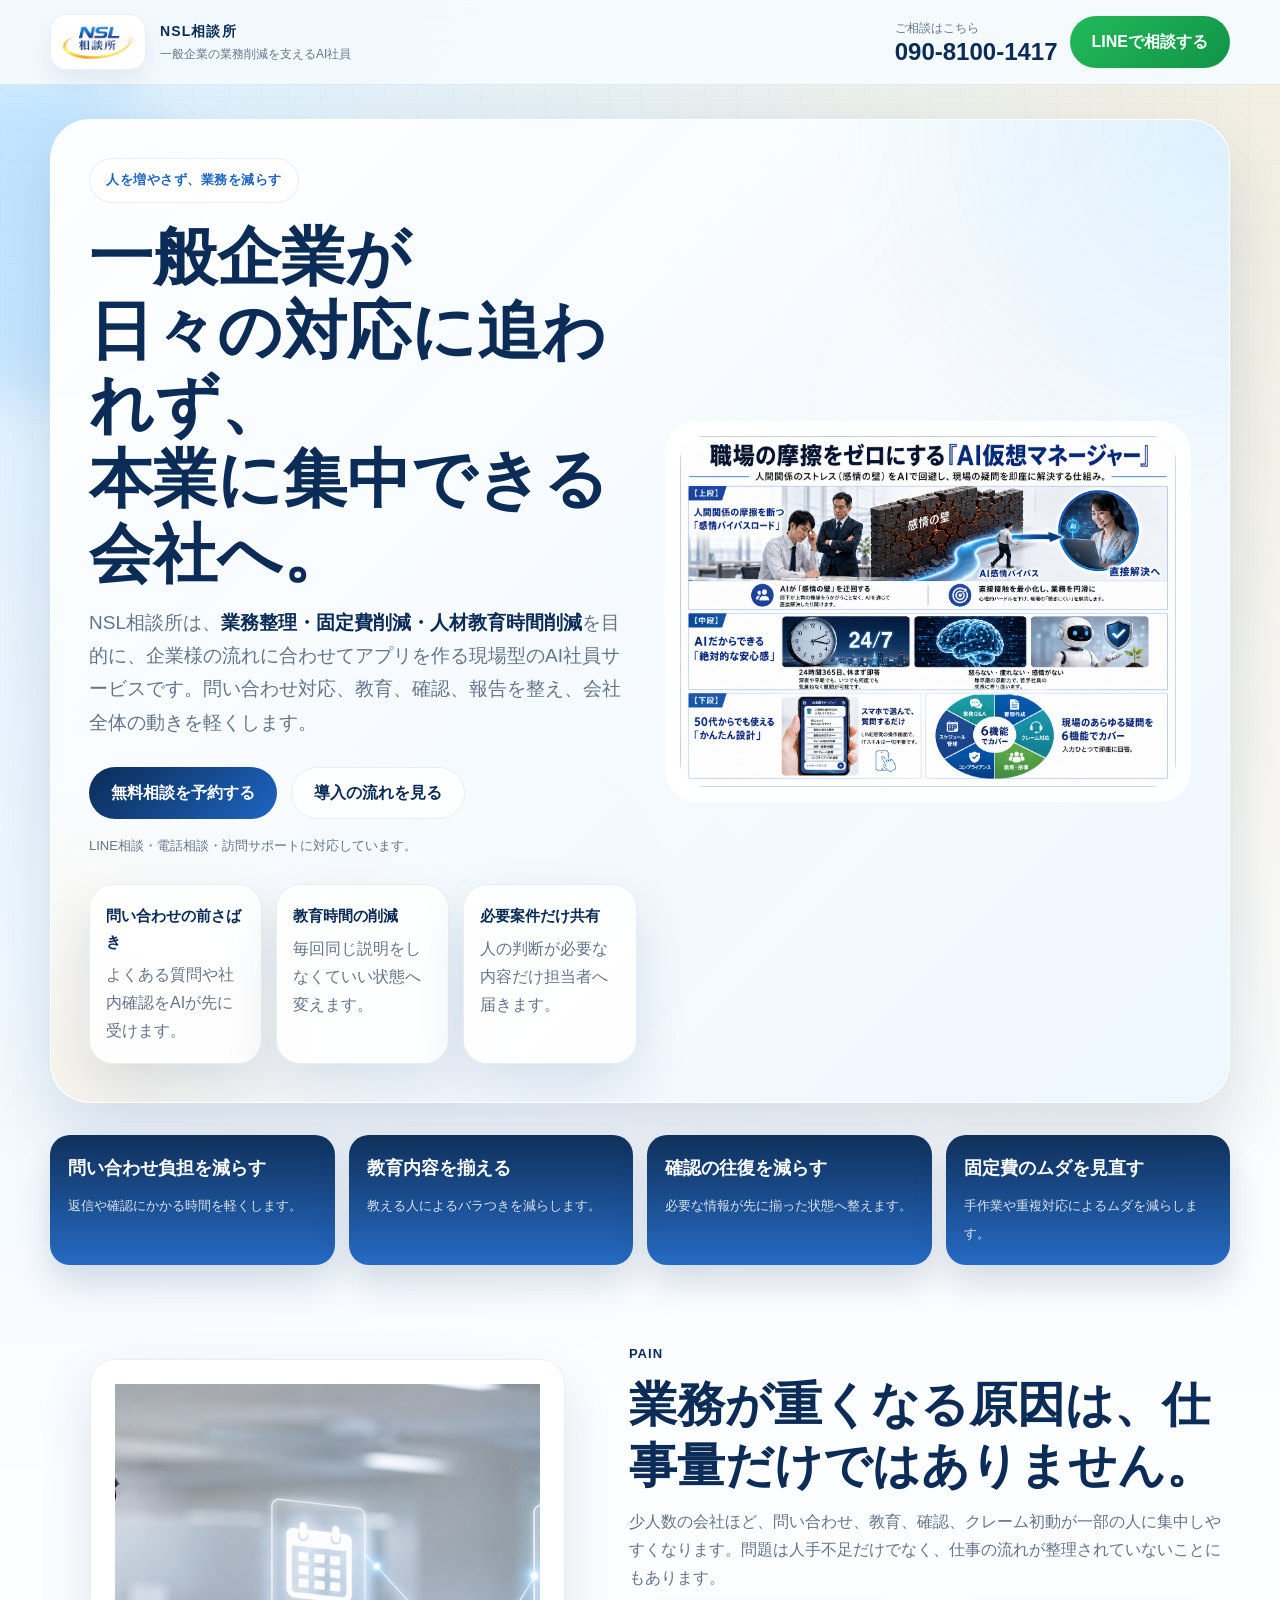
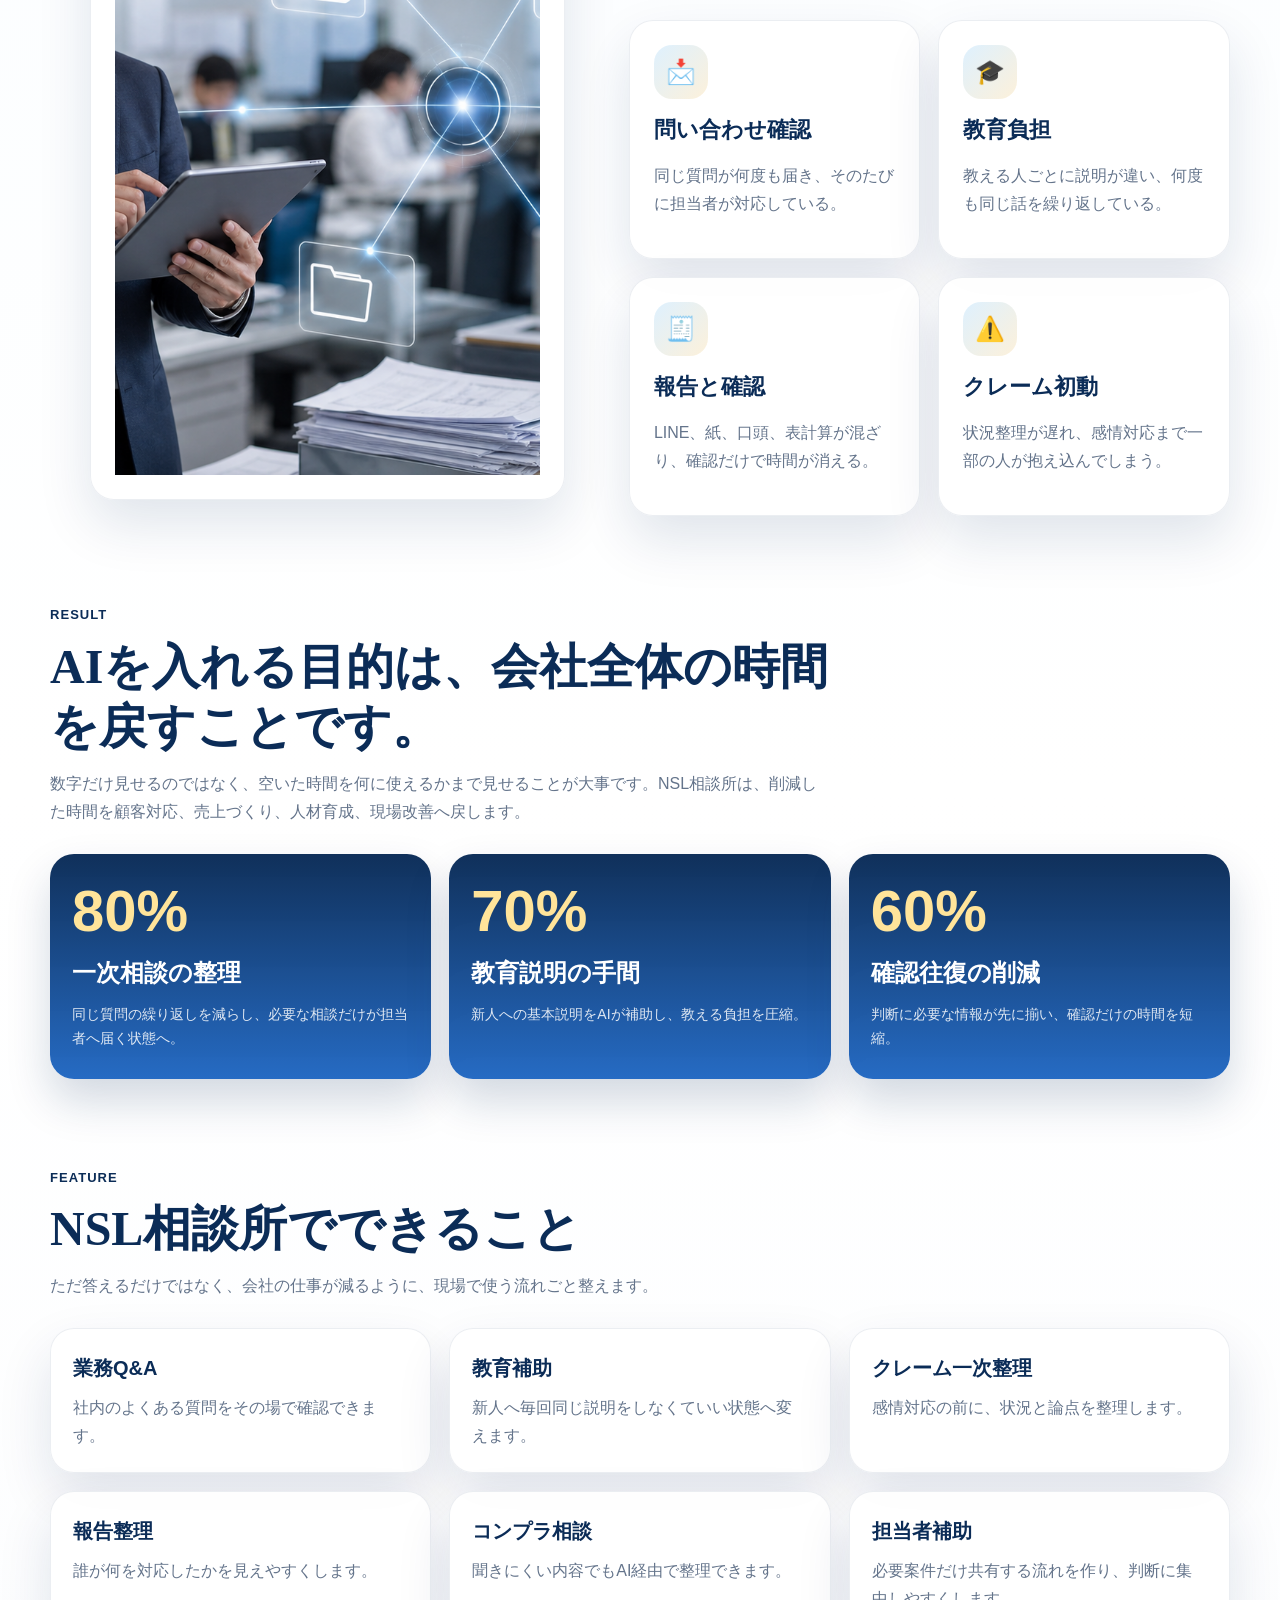
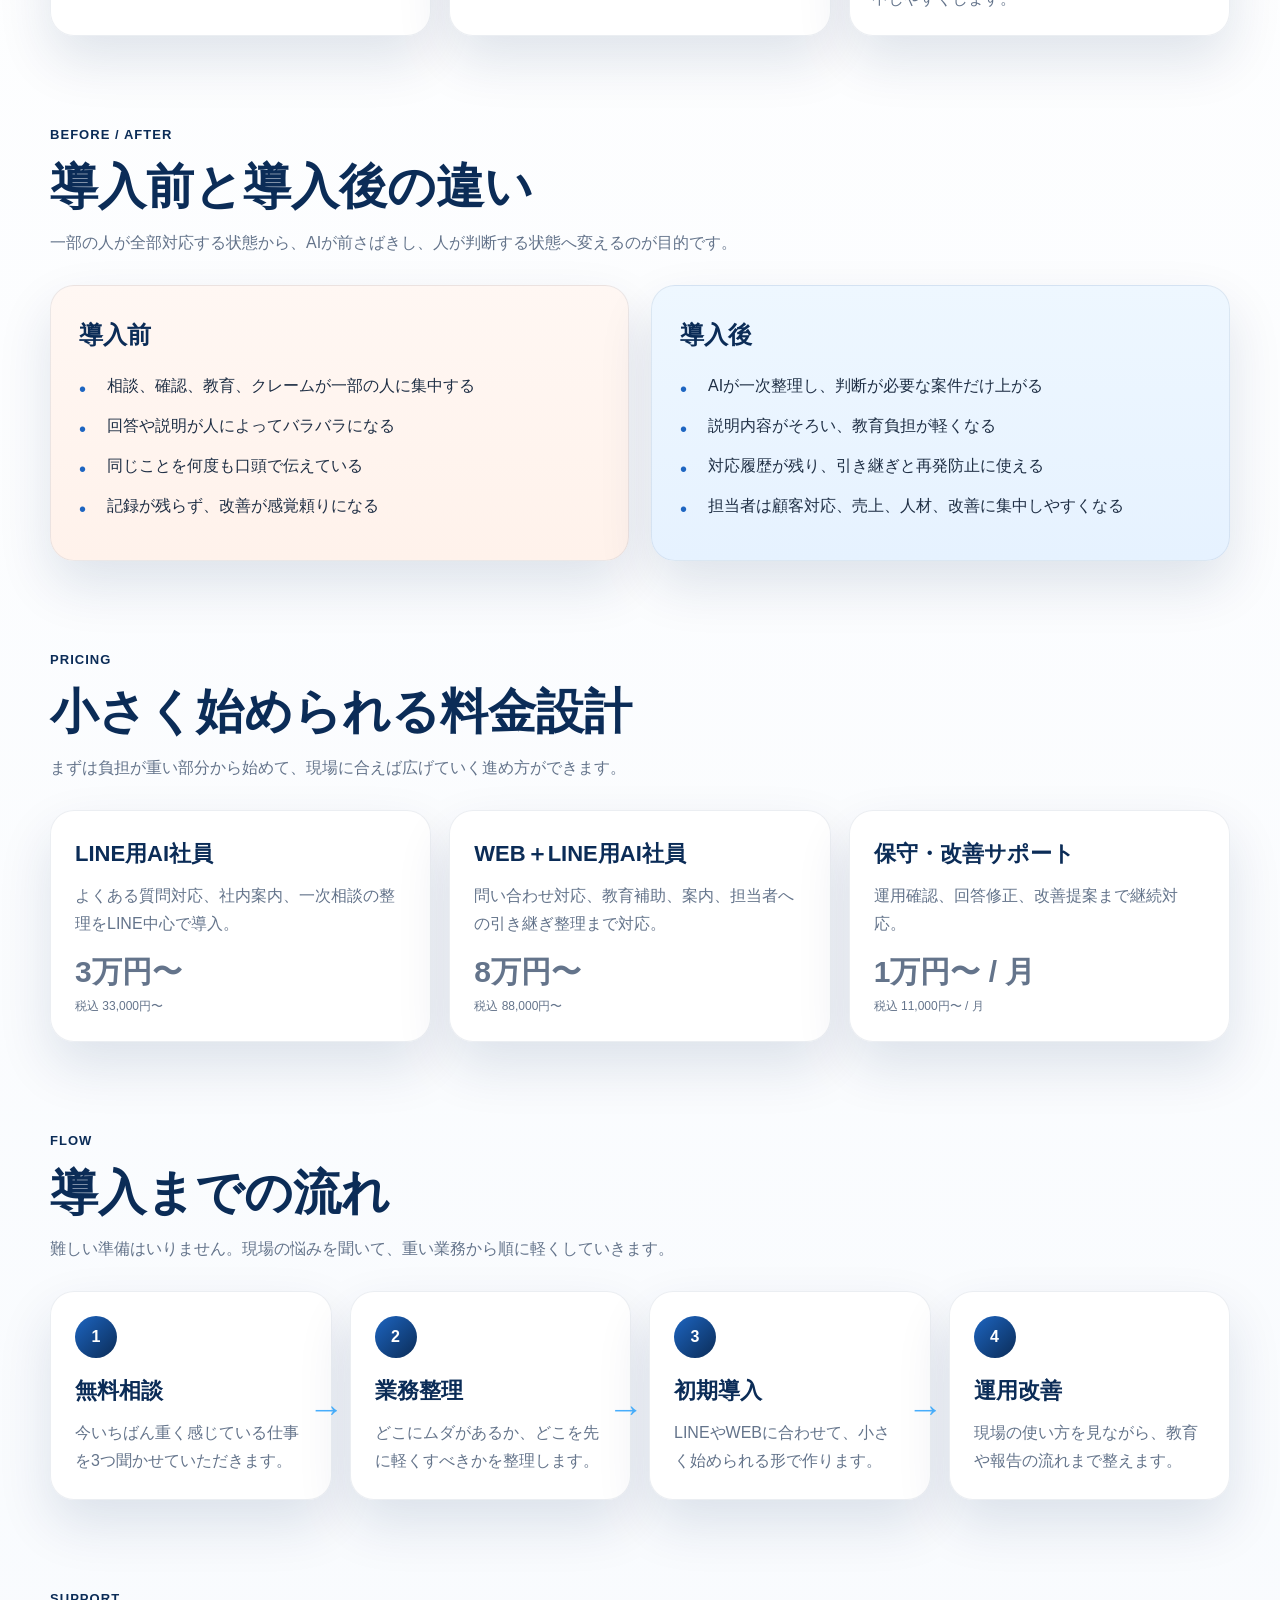
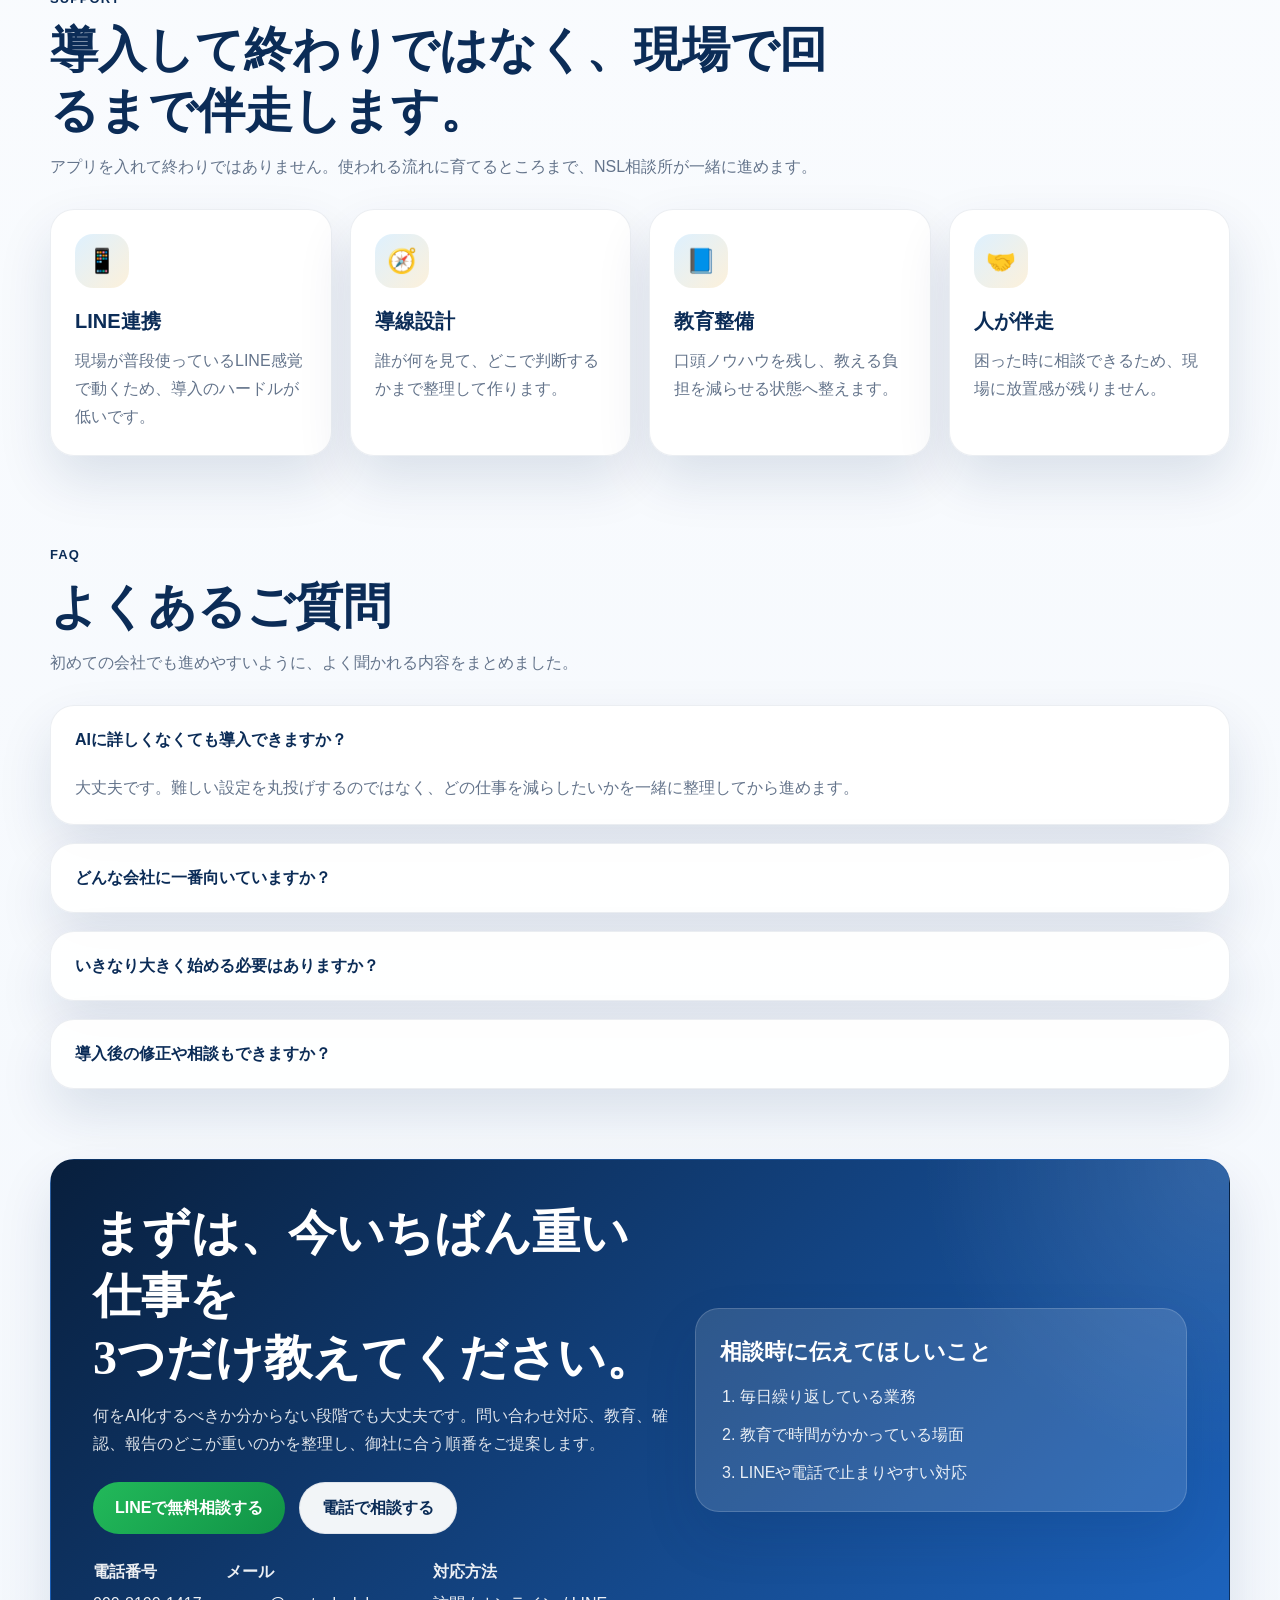
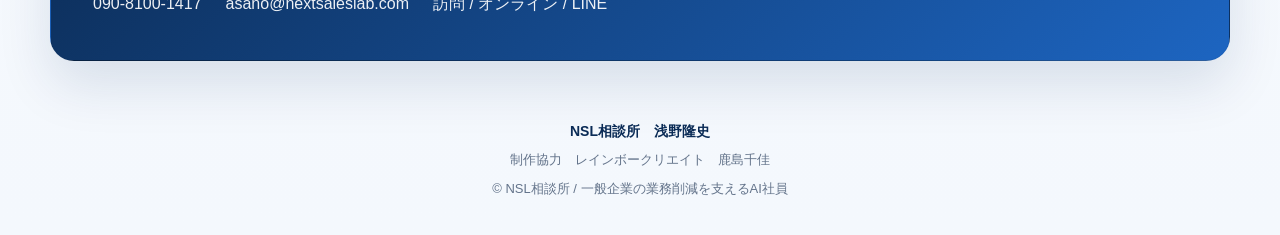
<file: docs/index.html>
<!DOCTYPE html>
<html lang="ja">
<head>
<meta charset="UTF-8">
<meta name="viewport" content="width=device-width, initial-scale=1.0, viewport-fit=cover">
<meta name="theme-color" content="#0b2c57">
<meta name="description" content="NSL相談所は、企業様の業務整理、固定費削減、人材教育時間削減を実現する現場型AI社員サービスです。問い合わせ対応、教育、確認、報告を整理し、本業に集中できる環境を作ります。">
<title>NSL相談所 | 一般企業向け業務削減を実現するAI社員LP</title>
<style>
:root {
  --navy: #0b2c57;
  --navy-strong: #081f3d;
  --blue: #1d65c1;
  --sky: #edf6ff;
  --cyan: #49b1ff;
  --gold: #f4b338;
  --green: #16a25f;
  --white: #ffffff;
  --paper: rgba(255, 255, 255, 0.9);
  --text: #1f2f45;
  --muted: #64748b;
  --line: rgba(11, 44, 87, 0.1);
  --shadow: 0 24px 54px rgba(11, 44, 87, 0.12);
  --radius-xl: 34px;
  --radius-lg: 24px;
  --radius-md: 18px;
  --max: 1180px;
}

* { box-sizing: border-box; }
html { scroll-behavior: smooth; }
body {
  margin: 0;
  color: var(--text);
  font-family: "Hiragino Sans", "Yu Gothic", "YuGothic", sans-serif;
  background:
    radial-gradient(circle at top left, rgba(73, 177, 255, 0.16), transparent 22%),
    radial-gradient(circle at top right, rgba(244, 179, 56, 0.16), transparent 18%),
    linear-gradient(180deg, #f6fbff 0%, #ffffff 36%, #f4f8fd 100%);
  line-height: 1.75;
  overflow-x: hidden;
}

img { max-width: 100%; display: block; }
a { color: inherit; text-decoration: none; }

.back-grid {
  position: fixed;
  inset: 0;
  pointer-events: none;
  z-index: -2;
  background-image:
    linear-gradient(rgba(11, 44, 87, 0.03) 1px, transparent 1px),
    linear-gradient(90deg, rgba(11, 44, 87, 0.03) 1px, transparent 1px);
  background-size: 32px 32px;
  mask-image: linear-gradient(180deg, rgba(0,0,0,0.5), transparent 88%);
}

.back-orb,
.back-orb::before,
.back-orb::after {
  position: fixed;
  border-radius: 999px;
  pointer-events: none;
  z-index: -1;
  filter: blur(24px);
}

.back-orb {
  top: 80px;
  left: -120px;
  width: 320px;
  height: 320px;
  background: rgba(73, 177, 255, 0.18);
}

.back-orb::before {
  content: "";
  position: absolute;
  right: -72vw;
  top: 160px;
  width: 340px;
  height: 340px;
  background: rgba(244, 179, 56, 0.16);
}

.back-orb::after {
  content: "";
  position: absolute;
  left: 42vw;
  top: 74vh;
  width: 280px;
  height: 280px;
  background: rgba(22, 162, 95, 0.12);
}

.container {
  width: min(calc(100% - 32px), var(--max));
  margin: 0 auto;
}

.site-header {
  position: sticky;
  top: 0;
  z-index: 20;
  backdrop-filter: blur(16px);
  background: rgba(246, 251, 255, 0.9);
  border-bottom: 1px solid rgba(11, 44, 87, 0.08);
}

.header-inner {
  display: flex;
  align-items: center;
  justify-content: space-between;
  gap: 16px;
  padding: 14px 0;
}

.brand {
  display: flex;
  align-items: center;
  gap: 14px;
}

.brand-logo {
  width: 96px;
  height: 56px;
  padding: 8px;
  border-radius: 16px;
  background: rgba(255,255,255,0.96);
  border: 1px solid rgba(11, 44, 87, 0.08);
  box-shadow: 0 12px 24px rgba(11, 44, 87, 0.08);
}

.brand-copy strong,
.brand-copy span,
.phone-block span,
.phone-block strong {
  display: block;
}

.brand-copy strong {
  color: var(--navy);
  font-size: 14px;
  letter-spacing: 0.08em;
}

.brand-copy span,
.phone-block span {
  color: var(--muted);
  font-size: 12px;
}

.phone-block strong {
  color: var(--navy);
  font-size: 24px;
  line-height: 1.1;
}

.header-actions {
  display: flex;
  align-items: center;
  gap: 12px;
}

.button {
  display: inline-flex;
  align-items: center;
  justify-content: center;
  min-height: 52px;
  padding: 0 22px;
  border-radius: 999px;
  font-weight: 800;
  transition: transform 0.25s ease, box-shadow 0.25s ease;
}

.button:hover {
  transform: translateY(-2px);
  box-shadow: 0 16px 30px rgba(11, 44, 87, 0.16);
}

.button-primary {
  color: #fff;
  background: linear-gradient(135deg, var(--navy), var(--blue));
}

.button-line {
  color: #fff;
  background: linear-gradient(135deg, #22b95a, #119447);
}

.button-ghost {
  color: var(--navy);
  background: rgba(255,255,255,0.95);
  border: 1px solid rgba(11, 44, 87, 0.08);
}

.hero {
  padding: 34px 0 22px;
}

.hero-board {
  position: relative;
  overflow: hidden;
  border-radius: 40px;
  padding: 38px;
  background:
    linear-gradient(135deg, rgba(255,255,255,0.96), rgba(237,246,255,0.94));
  border: 1px solid rgba(255,255,255,0.85);
  box-shadow: 0 34px 70px rgba(11, 44, 87, 0.14);
}

.hero-board::before {
  content: "";
  position: absolute;
  inset: 0;
  background:
    radial-gradient(circle at top right, rgba(73, 177, 255, 0.14), transparent 26%),
    radial-gradient(circle at bottom left, rgba(244, 179, 56, 0.1), transparent 22%);
  pointer-events: none;
}

.hero-grid {
  position: relative;
  display: grid;
  grid-template-columns: minmax(0, 1.02fr) minmax(0, 0.98fr);
  gap: 28px;
  align-items: center;
}

.eyebrow {
  display: inline-flex;
  align-items: center;
  padding: 10px 16px;
  border-radius: 999px;
  background: rgba(255,255,255,0.88);
  border: 1px solid rgba(11, 44, 87, 0.08);
  color: var(--blue);
  font-size: 13px;
  font-weight: 800;
  letter-spacing: 0.04em;
}

.hero-copy h1 {
  margin: 18px 0 14px;
  font-family: "Hiragino Mincho ProN", "Yu Mincho", serif;
  font-size: clamp(38px, 5vw, 68px);
  line-height: 1.16;
  color: var(--navy);
}

.hero-copy p {
  margin: 0;
  max-width: 620px;
  color: var(--muted);
  font-size: clamp(16px, 2vw, 19px);
}

.hero-copy strong {
  color: var(--navy);
}

.hero-actions {
  display: flex;
  flex-wrap: wrap;
  gap: 14px;
  margin: 28px 0 16px;
}

.hero-note {
  color: var(--muted);
  font-size: 13px;
}

.hero-stats {
  display: grid;
  grid-template-columns: repeat(3, minmax(0, 1fr));
  gap: 14px;
  margin-top: 26px;
}

.hero-stat,
.card,
.mini-card,
.price-card,
.flow-card,
.faq-item,
.cta-box,
.quote-card,
.compare-card,
.support-card {
  border-radius: var(--radius-lg);
  background: var(--paper);
  border: 1px solid rgba(11, 44, 87, 0.08);
  box-shadow: var(--shadow);
}

.hero-stat {
  padding: 18px 16px;
}

.hero-stat strong,
.section-label,
.mini-card strong,
.price-card strong,
.flow-card strong,
.support-card strong,
.quote-card strong {
  display: block;
  color: var(--navy);
}

.hero-stat strong {
  margin-bottom: 6px;
  font-size: 15px;
}

.hero-stat span,
.section-lead,
.card p,
.mini-card span,
.price-card span,
.flow-card span,
.support-card span,
.quote-card span,
.faq-item p,
.cta-copy p {
  color: var(--muted);
}

.hero-visual {
  position: relative;
  display: flex;
  align-items: center;
}

.hero-frame {
  border-radius: 32px;
  padding: 14px;
  background: rgba(255,255,255,0.92);
  border: 1px solid rgba(255,255,255,0.9);
}

.hero-frame img {
  width: 100%;
  height: auto;
  display: block;
  border-radius: 24px;
}

.float-pill {
  position: absolute;
  padding: 14px 16px;
  border-radius: 20px;
  background: rgba(255,255,255,0.94);
  border: 1px solid rgba(255,255,255,0.88);
  box-shadow: 0 18px 34px rgba(11, 44, 87, 0.14);
}

.float-pill strong {
  display: block;
  font-size: 28px;
  line-height: 1;
  color: var(--navy);
}

.float-pill span {
  display: block;
  margin-top: 6px;
  font-size: 12px;
  color: var(--muted);
}

.pill-a { left: -10px; bottom: 28px; }
.pill-b { right: -12px; top: 28px; }

.strip {
  padding: 10px 0 34px;
}

.strip-grid {
  display: grid;
  grid-template-columns: repeat(4, minmax(0, 1fr));
  gap: 14px;
}

.strip-card {
  padding: 18px;
  border-radius: 20px;
  background: linear-gradient(180deg, rgba(11,44,87,0.98), rgba(29,101,193,0.96));
  color: #fff;
  box-shadow: 0 18px 34px rgba(11, 44, 87, 0.16);
}

.strip-card strong {
  display: block;
  margin-bottom: 6px;
  font-size: 18px;
}

.strip-card span {
  color: rgba(255,255,255,0.84);
  font-size: 13px;
}

.section {
  padding: 44px 0;
}

.section-head {
  max-width: 780px;
  margin-bottom: 28px;
}

.section-label {
  margin-bottom: 10px;
  font-size: 13px;
  font-weight: 800;
  letter-spacing: 0.08em;
  text-transform: uppercase;
}

.section-title {
  margin: 0 0 12px;
  font-family: "Hiragino Mincho ProN", "Yu Mincho", serif;
  font-size: clamp(30px, 4vw, 48px);
  line-height: 1.26;
  color: var(--navy);
}

.section-lead {
  margin: 0;
  font-size: 16px;
}

.pain-grid,
.result-grid,
.feature-grid,
.price-grid,
.flow-grid,
.support-grid,
.faq-grid {
  display: grid;
  gap: 18px;
}

.pain-layout {
  display: grid;
  grid-template-columns: minmax(0, 0.96fr) minmax(0, 1.04fr);
  gap: 24px;
  align-items: stretch;
}

.pain-image {
  overflow: hidden;
  padding: 0;
}

.pain-image img {
  width: 100%;
  height: 100%;
  min-height: 520px;
  object-fit: cover;
}

.pain-grid {
  grid-template-columns: repeat(2, minmax(0, 1fr));
}

.card {
  padding: 24px;
}

.card h3 {
  margin: 16px 0 10px;
  color: var(--navy);
  font-size: 22px;
  line-height: 1.4;
}

.icon-chip {
  display: inline-flex;
  width: 54px;
  height: 54px;
  align-items: center;
  justify-content: center;
  border-radius: 18px;
  background: linear-gradient(135deg, rgba(73,177,255,0.18), rgba(244,179,56,0.18));
  font-size: 24px;
}

.result-grid {
  grid-template-columns: repeat(3, minmax(0, 1fr));
}

.result-card {
  padding: 28px 22px;
  border-radius: var(--radius-lg);
  background: linear-gradient(180deg, rgba(11,44,87,0.98), rgba(29,101,193,0.96));
  color: #fff;
  box-shadow: 0 22px 44px rgba(11, 44, 87, 0.18);
}

.result-card strong {
  display: block;
  color: #ffe49a;
  font-size: clamp(38px, 5vw, 58px);
  line-height: 1;
}

.result-card h3 {
  margin: 12px 0 8px;
  color: #fff;
  font-size: 24px;
}

.result-card p {
  margin: 0;
  color: rgba(255,255,255,0.86);
  font-size: 14px;
}

.feature-grid {
  grid-template-columns: repeat(3, minmax(0, 1fr));
}

.mini-card {
  padding: 22px;
}

.mini-card strong {
  margin-bottom: 8px;
  font-size: 20px;
}

.quote-wrap {
  display: grid;
  grid-template-columns: minmax(0, 1fr) minmax(0, 1fr);
  gap: 22px;
}

.compare-card {
  padding: 28px;
}

.compare-card h3 {
  margin: 0 0 16px;
  color: var(--navy);
  font-size: 24px;
}

.compare-card ul {
  list-style: none;
  margin: 0;
  padding: 0;
}

.compare-card li {
  position: relative;
  padding-left: 28px;
  margin-bottom: 12px;
}

.compare-card li::before {
  content: "•";
  position: absolute;
  left: 0;
  top: 0;
  font-size: 20px;
  color: var(--blue);
}

.before {
  background: linear-gradient(180deg, #fff7f3, #fff2eb);
}

.after {
  background: linear-gradient(180deg, #eef7ff, #e6f2ff);
}

.price-grid {
  grid-template-columns: repeat(3, minmax(0, 1fr));
}

.price-card {
  padding: 24px;
}

.price-card strong {
  margin-bottom: 8px;
  font-size: 22px;
}

.price-value {
  display: block;
  margin: 16px 0 6px;
  color: #d94747;
  font-size: 30px;
  font-weight: 800;
  line-height: 1.2;
}

.price-sub {
  display: block;
  color: var(--muted);
  font-size: 12px;
}

.flow-grid {
  grid-template-columns: repeat(4, minmax(0, 1fr));
}

.flow-card {
  position: relative;
  padding: 24px;
}

.flow-card::after {
  content: "→";
  position: absolute;
  right: -14px;
  top: calc(50% - 18px);
  color: var(--cyan);
  font-size: 36px;
  font-weight: 800;
}

.flow-card:last-child::after {
  display: none;
}

.flow-step {
  display: inline-flex;
  align-items: center;
  justify-content: center;
  width: 42px;
  height: 42px;
  border-radius: 999px;
  background: linear-gradient(135deg, var(--blue), var(--navy));
  color: #fff;
  font-weight: 800;
}

.flow-card strong {
  margin: 14px 0 8px;
  font-size: 22px;
}

.support-grid {
  grid-template-columns: repeat(4, minmax(0, 1fr));
}

.support-card {
  padding: 24px;
}

.support-card strong {
  margin: 16px 0 8px;
  font-size: 20px;
}

.faq-grid {
  grid-template-columns: minmax(0, 1fr);
}

.faq-item {
  overflow: hidden;
}

.faq-item summary {
  list-style: none;
  cursor: pointer;
  padding: 20px 24px;
  font-weight: 800;
  color: var(--navy);
}

.faq-item summary::-webkit-details-marker {
  display: none;
}

.faq-item p {
  margin: 0;
  padding: 0 24px 22px;
}

.cta {
  padding: 26px 0 58px;
}

.cta-box {
  position: relative;
  overflow: hidden;
  padding: 42px;
  background:
    radial-gradient(circle at top right, rgba(255,255,255,0.12), transparent 24%),
    linear-gradient(135deg, var(--navy-strong), var(--blue));
  color: #fff;
}

.cta-grid {
  display: grid;
  grid-template-columns: minmax(0, 1.08fr) minmax(0, 0.92fr);
  gap: 24px;
  align-items: center;
}

.cta-copy h2 {
  margin: 0 0 12px;
  font-family: "Hiragino Mincho ProN", "Yu Mincho", serif;
  font-size: clamp(30px, 4vw, 48px);
  line-height: 1.3;
}

.cta-copy p {
  margin: 0 0 24px;
  color: rgba(255,255,255,0.86);
}

.cta-actions {
  display: flex;
  flex-wrap: wrap;
  gap: 14px;
  margin-bottom: 24px;
}

.contact-row {
  display: flex;
  flex-wrap: wrap;
  gap: 24px;
  color: rgba(255,255,255,0.92);
}

.contact-row strong {
  display: block;
  margin-bottom: 4px;
}

.quote-card {
  padding: 24px;
  background: rgba(255,255,255,0.12);
  border-color: rgba(255,255,255,0.16);
}

.quote-card strong {
  margin-bottom: 12px;
  color: #fff;
  font-size: 22px;
}

.quote-card ol {
  margin: 0;
  padding-left: 20px;
  color: rgba(255,255,255,0.9);
}

.quote-card li + li {
  margin-top: 10px;
}

.site-footer {
  padding: 0 0 34px;
  text-align: center;
  color: var(--muted);
  font-size: 13px;
}

.footer-credit {
  display: grid;
  gap: 6px;
}

.footer-credit strong {
  color: var(--navy);
  font-size: 14px;
}

.reveal {
  opacity: 0;
  transform: translateY(28px);
  transition: opacity 0.8s ease, transform 0.8s ease;
}

.reveal.is-visible {
  opacity: 1;
  transform: translateY(0);
}

@media (max-width: 1100px) {
  .hero-grid,
  .pain-layout,
  .quote-wrap,
  .cta-grid {
    grid-template-columns: 1fr;
  }

  .strip-grid,
  .feature-grid,
  .price-grid,
  .support-grid,
  .flow-grid {
    grid-template-columns: repeat(2, minmax(0, 1fr));
  }
}

@media (max-width: 820px) {
  .header-inner,
  .header-actions {
    flex-wrap: wrap;
  }

  .phone-block {
    width: 100%;
  }

  .hero-stats,
  .strip-grid,
  .pain-grid,
  .result-grid,
  .feature-grid,
  .price-grid,
  .flow-grid,
  .support-grid {
    grid-template-columns: 1fr;
  }

  .pill-a,
  .pill-b {
    position: static;
    margin-top: 14px;
  }

  .flow-card::after {
    display: none;
  }

  .cta-box {
    padding: 30px 24px;
  }
}

@media (max-width: 560px) {
  .container {
    width: min(calc(100% - 20px), var(--max));
  }

  .hero {
    padding-top: 24px;
  }

  .brand {
    width: 100%;
  }

  .brand-logo {
    width: 88px;
    height: 52px;
  }

  .button {
    width: 100%;
  }

  .hero-board {
    padding: 28px 18px;
    border-radius: 28px;
  }

  .hero-copy h1 {
    font-size: 34px;
  }

  .card,
  .mini-card,
  .price-card,
  .flow-card,
  .compare-card,
  .support-card,
  .faq-item,
  .cta-box {
    border-radius: 22px;
  }
}
</style>
</head>
<body>
<div class="back-grid"></div>
<div class="back-orb"></div>

<header class="site-header">
  <div class="container header-inner">
    <a class="brand" href="#top" aria-label="NSL相談所 トップへ戻る">
      <img class="brand-logo" src="assets/nsl-soudansho-logo.png" alt="NSL相談所ロゴ">
      <div class="brand-copy">
        <strong>NSL相談所</strong>
        <span>一般企業の業務削減を支えるAI社員</span>
      </div>
    </a>
    <div class="header-actions">
      <div class="phone-block">
        <span>ご相談はこちら</span>
        <strong>090-8100-1417</strong>
      </div>
      <a class="button button-line" href="https://lin.ee/9W1wXMP" target="_blank" rel="noopener noreferrer">LINEで相談する</a>
    </div>
  </div>
</header>

<main id="top">
  <section class="hero">
    <div class="container">
      <div class="hero-board reveal">
        <div class="hero-grid">
          <div class="hero-copy">
            <div class="eyebrow">人を増やさず、業務を減らす</div>
            <h1>一般企業が<br>日々の対応に追われず、<br>本業に集中できる会社へ。</h1>
            <p>NSL相談所は、<strong>業務整理・固定費削減・人材教育時間削減</strong>を目的に、企業様の流れに合わせてアプリを作る現場型のAI社員サービスです。問い合わせ対応、教育、確認、報告を整え、会社全体の動きを軽くします。</p>
            <div class="hero-actions">
              <a class="button button-primary" href="#cta">無料相談を予約する</a>
              <a class="button button-ghost" href="#flow">導入の流れを見る</a>
            </div>
            <div class="hero-note">LINE相談・電話相談・訪問サポートに対応しています。</div>
            <div class="hero-stats">
              <div class="hero-stat">
                <strong>問い合わせの前さばき</strong>
                <span>よくある質問や社内確認をAIが先に受けます。</span>
              </div>
              <div class="hero-stat">
                <strong>教育時間の削減</strong>
                <span>毎回同じ説明をしなくていい状態へ変えます。</span>
              </div>
              <div class="hero-stat">
                <strong>必要案件だけ共有</strong>
                <span>人の判断が必要な内容だけ担当者へ届きます。</span>
              </div>
            </div>
          </div>
          <div class="hero-visual">
            <div class="hero-frame">
              <img src="assets/hero-lp-manager.png" alt="職場の摩擦を減らすAI仮想マネージャーのイメージ">
            </div>
          </div>
        </div>
      </div>
    </div>
  </section>

  <section class="strip">
    <div class="container">
      <div class="strip-grid reveal">
        <div class="strip-card">
          <strong>問い合わせ負担を減らす</strong>
          <span>返信や確認にかかる時間を軽くします。</span>
        </div>
        <div class="strip-card">
          <strong>教育内容を揃える</strong>
          <span>教える人によるバラつきを減らします。</span>
        </div>
        <div class="strip-card">
          <strong>確認の往復を減らす</strong>
          <span>必要な情報が先に揃った状態へ整えます。</span>
        </div>
        <div class="strip-card">
          <strong>固定費のムダを見直す</strong>
          <span>手作業や重複対応によるムダを減らします。</span>
        </div>
      </div>
    </div>
  </section>

  <section class="section">
    <div class="container pain-layout">
      <figure class="card pain-image reveal">
        <img src="assets/03_backoffice_automation.png" alt="見えない負担が積み重なる現場イメージ">
      </figure>
      <div>
        <div class="section-head reveal">
          <div class="section-label">Pain</div>
          <h2 class="section-title">業務が重くなる原因は、仕事量だけではありません。</h2>
          <p class="section-lead">少人数の会社ほど、問い合わせ、教育、確認、クレーム初動が一部の人に集中しやすくなります。問題は人手不足だけでなく、仕事の流れが整理されていないことにもあります。</p>
        </div>
        <div class="pain-grid">
          <article class="card reveal">
            <div class="icon-chip">📩</div>
            <h3>問い合わせ確認</h3>
            <p>同じ質問が何度も届き、そのたびに担当者が対応している。</p>
          </article>
          <article class="card reveal">
            <div class="icon-chip">🎓</div>
            <h3>教育負担</h3>
            <p>教える人ごとに説明が違い、何度も同じ話を繰り返している。</p>
          </article>
          <article class="card reveal">
            <div class="icon-chip">🧾</div>
            <h3>報告と確認</h3>
            <p>LINE、紙、口頭、表計算が混ざり、確認だけで時間が消える。</p>
          </article>
          <article class="card reveal">
            <div class="icon-chip">⚠️</div>
            <h3>クレーム初動</h3>
            <p>状況整理が遅れ、感情対応まで一部の人が抱え込んでしまう。</p>
          </article>
        </div>
      </div>
    </div>
  </section>

  <section class="section">
    <div class="container">
      <div class="section-head reveal">
        <div class="section-label">Result</div>
        <h2 class="section-title">AIを入れる目的は、会社全体の時間を戻すことです。</h2>
        <p class="section-lead">数字だけ見せるのではなく、空いた時間を何に使えるかまで見せることが大事です。NSL相談所は、削減した時間を顧客対応、売上づくり、人材育成、現場改善へ戻します。</p>
      </div>
      <div class="result-grid">
        <article class="result-card reveal">
          <strong>80%</strong>
          <h3>一次相談の整理</h3>
          <p>同じ質問の繰り返しを減らし、必要な相談だけが担当者へ届く状態へ。</p>
        </article>
        <article class="result-card reveal">
          <strong>70%</strong>
          <h3>教育説明の手間</h3>
          <p>新人への基本説明をAIが補助し、教える負担を圧縮。</p>
        </article>
        <article class="result-card reveal">
          <strong>60%</strong>
          <h3>確認往復の削減</h3>
          <p>判断に必要な情報が先に揃い、確認だけの時間を短縮。</p>
        </article>
      </div>
    </div>
  </section>

  <section class="section">
    <div class="container">
      <div class="section-head reveal">
        <div class="section-label">Feature</div>
        <h2 class="section-title">NSL相談所でできること</h2>
        <p class="section-lead">ただ答えるだけではなく、会社の仕事が減るように、現場で使う流れごと整えます。</p>
      </div>
      <div class="feature-grid">
        <div class="mini-card reveal">
          <strong>業務Q&amp;A</strong>
          <span>社内のよくある質問をその場で確認できます。</span>
        </div>
        <div class="mini-card reveal">
          <strong>教育補助</strong>
          <span>新人へ毎回同じ説明をしなくていい状態へ変えます。</span>
        </div>
        <div class="mini-card reveal">
          <strong>クレーム一次整理</strong>
          <span>感情対応の前に、状況と論点を整理します。</span>
        </div>
        <div class="mini-card reveal">
          <strong>報告整理</strong>
          <span>誰が何を対応したかを見えやすくします。</span>
        </div>
        <div class="mini-card reveal">
          <strong>コンプラ相談</strong>
          <span>聞きにくい内容でもAI経由で整理できます。</span>
        </div>
        <div class="mini-card reveal">
          <strong>担当者補助</strong>
          <span>必要案件だけ共有する流れを作り、判断に集中しやすくします。</span>
        </div>
      </div>
    </div>
  </section>

  <section class="section">
    <div class="container">
      <div class="section-head reveal">
        <div class="section-label">Before / After</div>
        <h2 class="section-title">導入前と導入後の違い</h2>
        <p class="section-lead">一部の人が全部対応する状態から、AIが前さばきし、人が判断する状態へ変えるのが目的です。</p>
      </div>
      <div class="quote-wrap">
        <article class="compare-card before reveal">
          <h3>導入前</h3>
          <ul>
            <li>相談、確認、教育、クレームが一部の人に集中する</li>
            <li>回答や説明が人によってバラバラになる</li>
            <li>同じことを何度も口頭で伝えている</li>
            <li>記録が残らず、改善が感覚頼りになる</li>
          </ul>
        </article>
        <article class="compare-card after reveal">
          <h3>導入後</h3>
          <ul>
            <li>AIが一次整理し、判断が必要な案件だけ上がる</li>
            <li>説明内容がそろい、教育負担が軽くなる</li>
            <li>対応履歴が残り、引き継ぎと再発防止に使える</li>
            <li>担当者は顧客対応、売上、人材、改善に集中しやすくなる</li>
          </ul>
        </article>
      </div>
    </div>
  </section>

  <section class="section">
    <div class="container">
      <div class="section-head reveal">
        <div class="section-label">Pricing</div>
        <h2 class="section-title">小さく始められる料金設計</h2>
        <p class="section-lead">まずは負担が重い部分から始めて、現場に合えば広げていく進め方ができます。</p>
      </div>
      <div class="price-grid">
        <article class="price-card reveal">
          <strong>LINE用AI社員</strong>
          <span>よくある質問対応、社内案内、一次相談の整理をLINE中心で導入。</span>
          <span class="price-value">3万円〜</span>
          <span class="price-sub">税込 33,000円〜</span>
        </article>
        <article class="price-card reveal">
          <strong>WEB＋LINE用AI社員</strong>
          <span>問い合わせ対応、教育補助、案内、担当者への引き継ぎ整理まで対応。</span>
          <span class="price-value">8万円〜</span>
          <span class="price-sub">税込 88,000円〜</span>
        </article>
        <article class="price-card reveal">
          <strong>保守・改善サポート</strong>
          <span>運用確認、回答修正、改善提案まで継続対応。</span>
          <span class="price-value">1万円〜 / 月</span>
          <span class="price-sub">税込 11,000円〜 / 月</span>
        </article>
      </div>
    </div>
  </section>

  <section class="section" id="flow">
    <div class="container">
      <div class="section-head reveal">
        <div class="section-label">Flow</div>
        <h2 class="section-title">導入までの流れ</h2>
        <p class="section-lead">難しい準備はいりません。現場の悩みを聞いて、重い業務から順に軽くしていきます。</p>
      </div>
      <div class="flow-grid">
        <article class="flow-card reveal">
          <div class="flow-step">1</div>
          <strong>無料相談</strong>
          <span>今いちばん重く感じている仕事を3つ聞かせていただきます。</span>
        </article>
        <article class="flow-card reveal">
          <div class="flow-step">2</div>
          <strong>業務整理</strong>
          <span>どこにムダがあるか、どこを先に軽くすべきかを整理します。</span>
        </article>
        <article class="flow-card reveal">
          <div class="flow-step">3</div>
          <strong>初期導入</strong>
          <span>LINEやWEBに合わせて、小さく始められる形で作ります。</span>
        </article>
        <article class="flow-card reveal">
          <div class="flow-step">4</div>
          <strong>運用改善</strong>
          <span>現場の使い方を見ながら、教育や報告の流れまで整えます。</span>
        </article>
      </div>
    </div>
  </section>

  <section class="section">
    <div class="container">
      <div class="section-head reveal">
        <div class="section-label">Support</div>
        <h2 class="section-title">導入して終わりではなく、現場で回るまで伴走します。</h2>
        <p class="section-lead">アプリを入れて終わりではありません。使われる流れに育てるところまで、NSL相談所が一緒に進めます。</p>
      </div>
      <div class="support-grid">
        <article class="support-card reveal">
          <div class="icon-chip">📱</div>
          <strong>LINE連携</strong>
          <span>現場が普段使っているLINE感覚で動くため、導入のハードルが低いです。</span>
        </article>
        <article class="support-card reveal">
          <div class="icon-chip">🧭</div>
          <strong>導線設計</strong>
          <span>誰が何を見て、どこで判断するかまで整理して作ります。</span>
        </article>
        <article class="support-card reveal">
          <div class="icon-chip">📘</div>
          <strong>教育整備</strong>
          <span>口頭ノウハウを残し、教える負担を減らせる状態へ整えます。</span>
        </article>
        <article class="support-card reveal">
          <div class="icon-chip">🤝</div>
          <strong>人が伴走</strong>
          <span>困った時に相談できるため、現場に放置感が残りません。</span>
        </article>
      </div>
    </div>
  </section>

  <section class="section">
    <div class="container">
      <div class="section-head reveal">
        <div class="section-label">FAQ</div>
        <h2 class="section-title">よくあるご質問</h2>
        <p class="section-lead">初めての会社でも進めやすいように、よく聞かれる内容をまとめました。</p>
      </div>
      <div class="faq-grid">
        <details class="faq-item reveal" open>
          <summary>AIに詳しくなくても導入できますか？</summary>
          <p>大丈夫です。難しい設定を丸投げするのではなく、どの仕事を減らしたいかを一緒に整理してから進めます。</p>
        </details>
        <details class="faq-item reveal">
          <summary>どんな会社に一番向いていますか？</summary>
          <p>問い合わせ、教育、確認、クレーム初動が一部の人に集中している会社に特に向いています。</p>
        </details>
        <details class="faq-item reveal">
          <summary>いきなり大きく始める必要はありますか？</summary>
          <p>ありません。まずは一番重い業務から小さく始めて、使いながら広げる進め方ができます。</p>
        </details>
        <details class="faq-item reveal">
          <summary>導入後の修正や相談もできますか？</summary>
          <p>できます。運用確認、回答修正、改善提案まで継続して対応します。</p>
        </details>
      </div>
    </div>
  </section>

  <section class="cta" id="cta">
    <div class="container">
      <div class="cta-box reveal">
        <div class="cta-grid">
          <div class="cta-copy">
            <h2>まずは、今いちばん重い仕事を<br>3つだけ教えてください。</h2>
            <p>何をAI化するべきか分からない段階でも大丈夫です。問い合わせ対応、教育、確認、報告のどこが重いのかを整理し、御社に合う順番をご提案します。</p>
            <div class="cta-actions">
              <a class="button button-line" href="https://lin.ee/9W1wXMP" target="_blank" rel="noopener noreferrer">LINEで無料相談する</a>
              <a class="button button-ghost" href="tel:09081001417">電話で相談する</a>
            </div>
            <div class="contact-row">
              <div>
                <strong>電話番号</strong>
                <span>090-8100-1417</span>
              </div>
              <div>
                <strong>メール</strong>
                <span>asano@nextsaleslab.com</span>
              </div>
              <div>
                <strong>対応方法</strong>
                <span>訪問 / オンライン / LINE</span>
              </div>
            </div>
          </div>
          <div class="quote-card">
            <strong>相談時に伝えてほしいこと</strong>
            <ol>
              <li>毎日繰り返している業務</li>
              <li>教育で時間がかかっている場面</li>
              <li>LINEや電話で止まりやすい対応</li>
            </ol>
          </div>
        </div>
      </div>
    </div>
  </section>
</main>

<footer class="site-footer">
  <div class="container footer-credit">
    <strong>NSL相談所　浅野隆史</strong>
    <div>制作協力　レインボークリエイト　鹿島千佳</div>
    <div>© NSL相談所 / 一般企業の業務削減を支えるAI社員</div>
  </div>
</footer>

<script>
const observer = new IntersectionObserver((entries) => {
  entries.forEach((entry) => {
    if (entry.isIntersecting) {
      entry.target.classList.add("is-visible");
      observer.unobserve(entry.target);
    }
  });
}, { threshold: 0.14 });

document.querySelectorAll(".reveal").forEach((element) => {
  observer.observe(element);
});
</script>
</body>
</html>
</file>
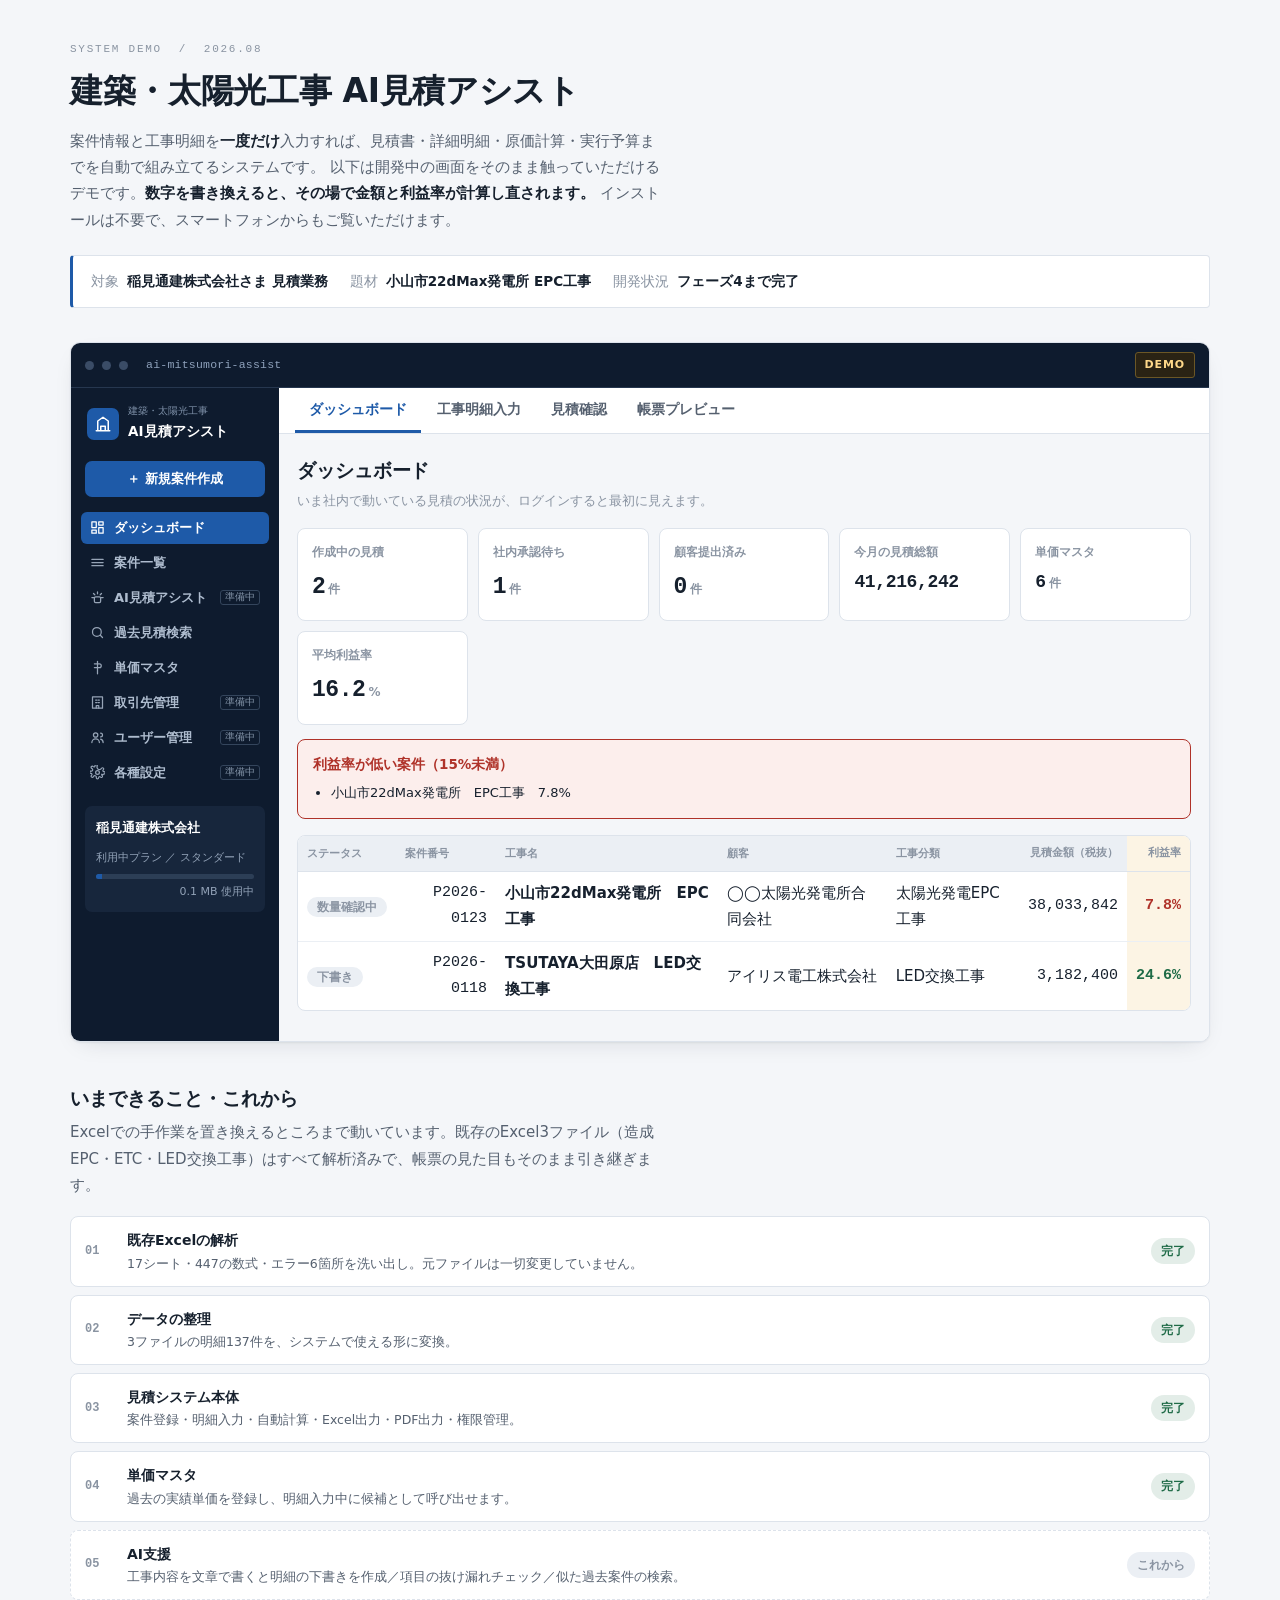
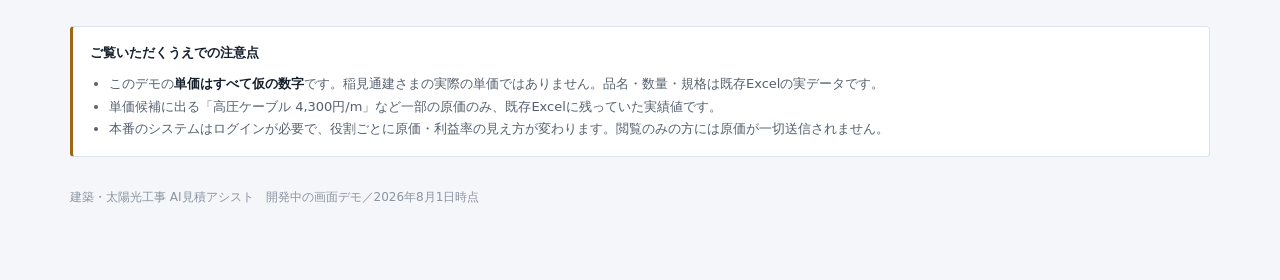
<file: docs/ai-mitsumori-demo/index.html>
<!doctype html><html lang="ja"><head><meta charset="utf-8"><meta name="viewport" content="width=device-width, initial-scale=1"></head><body><title>建築・太陽光工事 AI見積アシスト｜操作デモ</title>

<style>
  :root {
    --navy:      #0E1B2E;
    --navy-2:    #17263C;
    --navy-line: #26374F;
    --blue:      #1E5AA8;
    --blue-ink:  #164480;
    --blue-tint: #E7EFFA;
    --amber:     #9C6612;
    --amber-bg:  #FCF4E4;
    --amber-line:#E4C88A;
    --red:       #AF3229;
    --red-bg:    #FCEEEC;
    --green:     #1F6B47;

    --paper:  #F4F6F9;
    --card:   #FFFFFF;
    --ink:    #16202D;
    --ink-2:  #55606F;
    --ink-3:  #8A94A2;
    --line:   #DDE3EB;
    --line-2: #EBEFF4;

    --ja: "Hiragino Kaku Gothic ProN", "Hiragino Sans", "Yu Gothic Medium",
          "Yu Gothic", Meiryo, system-ui, sans-serif;
    --num: ui-monospace, "SF Mono", "Menlo", "Consolas", monospace;

    --radius: 10px;
    --shadow: 0 1px 2px rgba(14,27,46,.06), 0 8px 24px -12px rgba(14,27,46,.18);
  }

  @media (prefers-color-scheme: dark) {
    :root {
      --paper:  #0A121D;
      --card:   #131F2D;
      --ink:    #E5EAF1;
      --ink-2:  #A3AEBC;
      --ink-3:  #7A8695;
      --line:   #263548;
      --line-2: #1D2A3A;
      --blue:      #6BA3E8;
      --blue-ink:  #8FBBF0;
      --blue-tint: #1A2C43;
      --amber:     #E0AE5C;
      --amber-bg:  #2A2317;
      --amber-line:#4D3E22;
      --red:       #E88B80;
      --red-bg:    #2E1B18;
      --green:     #79C6A0;
    }
  }
  :root[data-theme="dark"] {
    --paper:  #0A121D;
    --card:   #131F2D;
    --ink:    #E5EAF1;
    --ink-2:  #A3AEBC;
    --ink-3:  #7A8695;
    --line:   #263548;
    --line-2: #1D2A3A;
    --blue:      #6BA3E8;
    --blue-ink:  #8FBBF0;
    --blue-tint: #1A2C43;
    --amber:     #E0AE5C;
    --amber-bg:  #2A2317;
    --amber-line:#4D3E22;
    --red:       #E88B80;
    --red-bg:    #2E1B18;
    --green:     #79C6A0;
  }
  :root[data-theme="light"] {
    --paper:  #F4F6F9;
    --card:   #FFFFFF;
    --ink:    #16202D;
    --ink-2:  #55606F;
    --ink-3:  #8A94A2;
    --line:   #DDE3EB;
    --line-2: #EBEFF4;
    --blue:      #1E5AA8;
    --blue-ink:  #164480;
    --blue-tint: #E7EFFA;
    --amber:     #9C6612;
    --amber-bg:  #FCF4E4;
    --amber-line:#E4C88A;
    --red:       #AF3229;
    --red-bg:    #FCEEEC;
    --green:     #1F6B47;
  }

  * { box-sizing: border-box; }

  body {
    margin: 0;
    background: var(--paper);
    color: var(--ink);
    font-family: var(--ja);
    font-size: 15px;
    line-height: 1.75;
    -webkit-font-smoothing: antialiased;
  }

  .wrap { max-width: 1180px; margin: 0 auto; padding: 40px 20px 72px; }

  /* ---------- 導入 ---------- */
  .eyebrow {
    font-family: var(--num);
    font-size: 11px;
    letter-spacing: .16em;
    text-transform: uppercase;
    color: var(--ink-3);
    margin: 0 0 10px;
  }
  h1 {
    font-size: clamp(24px, 4.2vw, 33px);
    line-height: 1.35;
    letter-spacing: -.01em;
    font-weight: 800;
    margin: 0 0 14px;
    text-wrap: balance;
  }
  .lead {
    max-width: 62ch;
    color: var(--ink-2);
    margin: 0 0 22px;
  }
  .lead strong { color: var(--ink); font-weight: 700; }

  .meta {
    display: flex;
    flex-wrap: wrap;
    gap: 8px 22px;
    padding: 14px 18px;
    border: 1px solid var(--line);
    border-left: 3px solid var(--blue);
    border-radius: 4px;
    background: var(--card);
    font-size: 13.5px;
    margin-bottom: 34px;
  }
  .meta div { display: flex; gap: 8px; }
  .meta dt { color: var(--ink-3); margin: 0; }
  .meta dd { margin: 0; font-weight: 700; }

  /* ---------- 画面枠 ---------- */
  .screen {
    border: 1px solid var(--line);
    border-radius: var(--radius);
    overflow: hidden;
    background: var(--card);
    box-shadow: var(--shadow);
  }
  .chrome {
    display: flex;
    align-items: center;
    gap: 8px;
    padding: 9px 14px;
    background: var(--navy);
    border-bottom: 1px solid var(--navy-line);
  }
  .dot { width: 9px; height: 9px; border-radius: 50%; background: #3A4C66; }
  .chrome .addr {
    margin-left: 10px;
    font-family: var(--num);
    font-size: 11.5px;
    color: #8FA2BC;
    letter-spacing: .02em;
  }
  .chrome .tag {
    margin-left: auto;
    font-size: 11px;
    font-weight: 700;
    letter-spacing: .08em;
    color: #FFD98A;
    border: 1px solid #6B5726;
    background: #2A2314;
    padding: 2px 9px;
    border-radius: 3px;
  }

  .app { display: flex; min-height: 620px; }

  /* ---------- サイドバー ---------- */
  .side {
    width: 208px;
    flex: 0 0 208px;
    background: var(--navy);
    color: #C6D2E2;
    padding: 14px 10px;
    display: flex;
    flex-direction: column;
    gap: 3px;
  }
  .brand { display: flex; align-items: center; gap: 9px; padding: 2px 6px 14px; }
  .brand .mark {
    width: 32px; height: 32px; flex: none;
    border-radius: 7px;
    background: var(--blue);
    display: grid; place-items: center;
  }
  .brand small { display: block; font-size: 10px; color: #7E90A8; line-height: 1.4; }
  .brand b { font-size: 13.5px; color: #fff; letter-spacing: .01em; }

  .newbtn {
    display: block;
    background: var(--blue);
    color: #fff;
    text-align: center;
    font-weight: 700;
    font-size: 13px;
    padding: 9px;
    border-radius: 7px;
    margin: 0 4px 12px;
    border: 0;
    width: calc(100% - 8px);
    cursor: default;
    font-family: var(--ja);
  }

  .navitem {
    display: flex;
    align-items: center;
    gap: 9px;
    padding: 7px 9px;
    border-radius: 6px;
    font-size: 13px;
    font-weight: 700;
    color: #AEBCCE;
    background: none;
    border: 0;
    width: 100%;
    text-align: left;
    cursor: pointer;
    font-family: var(--ja);
    transition: background .12s, color .12s;
  }
  .navitem svg { width: 15px; height: 15px; flex: none; opacity: .85; }
  .navitem:hover { background: var(--navy-2); color: #fff; }
  .navitem[aria-current="true"] { background: var(--blue); color: #fff; }
  .navitem[aria-current="true"] svg { opacity: 1; }
  .navitem:focus-visible { outline: 2px solid #8FBBF0; outline-offset: 1px; }
  .navitem .soon {
    margin-left: auto;
    font-size: 9.5px;
    font-weight: 500;
    color: #8494A8;
    border: 1px solid #34455C;
    border-radius: 3px;
    padding: 0 4px;
  }

  .plan {
    margin: 14px 4px 0;
    padding: 11px;
    border-radius: 7px;
    background: var(--navy-2);
    font-size: 11px;
    color: #93A3B8;
  }
  .plan b { display: block; color: #fff; font-size: 13px; margin-bottom: 8px; }
  .bar { height: 5px; border-radius: 3px; background: #2C3E56; overflow: hidden; }
  .bar i { display: block; height: 100%; width: 4%; background: var(--blue); }

  /* ---------- 本体 ---------- */
  .main { flex: 1 1 auto; min-width: 0; background: var(--paper); }

  .tabs {
    display: flex;
    gap: 2px;
    padding: 0 16px;
    border-bottom: 1px solid var(--line);
    background: var(--card);
    overflow-x: auto;
  }
  .tab {
    border: 0;
    background: none;
    font-family: var(--ja);
    font-size: 13.5px;
    font-weight: 700;
    color: var(--ink-2);
    padding: 13px 14px 11px;
    border-bottom: 3px solid transparent;
    cursor: pointer;
    white-space: nowrap;
  }
  .tab:hover { color: var(--ink); }
  .tab[aria-selected="true"] { color: var(--blue); border-bottom-color: var(--blue); }
  .tab:focus-visible { outline: 2px solid var(--blue); outline-offset: -4px; }

  .pane { padding: 20px 18px 30px; }
  .pane[hidden] { display: none; }

  .pane-head { margin-bottom: 16px; }
  .pane-head h2 { font-size: 19px; font-weight: 800; margin: 0 0 3px; letter-spacing: -.005em; }
  .pane-head p { margin: 0; font-size: 12.5px; color: var(--ink-3); }

  /* ---------- 統計カード ---------- */
  .stats { display: grid; grid-template-columns: repeat(auto-fit, minmax(148px, 1fr)); gap: 10px; }
  .stat {
    background: var(--card);
    border: 1px solid var(--line);
    border-radius: 8px;
    padding: 13px 14px;
  }
  .stat span { display: block; font-size: 11.5px; font-weight: 700; color: var(--ink-3); margin-bottom: 5px; }
  .stat b {
    display: block;
    font-family: var(--num);
    font-size: 23px;
    font-weight: 700;
    letter-spacing: -.02em;
    font-variant-numeric: tabular-nums;
  }
  .stat b em { font-family: var(--ja); font-style: normal; font-size: 12px; color: var(--ink-3); margin-left: 3px; }
  .stat.alert b { color: var(--red); }
  .stat.money b { font-size: 18px; }

  .alertbox {
    margin-top: 14px;
    border: 1px solid var(--red);
    background: var(--red-bg);
    border-radius: 8px;
    padding: 13px 15px;
  }
  .alertbox h3 { margin: 0 0 6px; font-size: 13.5px; color: var(--red); font-weight: 800; }
  .alertbox ul { margin: 0; padding-left: 18px; font-size: 13px; }

  /* ---------- テーブル共通 ---------- */
  .tablebox {
    background: var(--card);
    border: 1px solid var(--line);
    border-radius: 8px;
    overflow-x: auto;
  }
  table { border-collapse: collapse; width: 100%; }
  th, td { padding: 8px 9px; border-bottom: 1px solid var(--line-2); text-align: left; }
  thead th {
    font-size: 11px;
    font-weight: 700;
    color: var(--ink-3);
    background: var(--line-2);
    white-space: nowrap;
    border-bottom: 1px solid var(--line);
  }
  tbody tr:last-child td { border-bottom: 0; }
  .num { text-align: right; font-family: var(--num); font-variant-numeric: tabular-nums; }
  .cost-col { background: var(--amber-bg); }
  .sect-row td {
    background: var(--blue-tint);
    font-weight: 800;
    font-size: 13px;
  }
  .low { color: var(--red); font-weight: 700; }
  .ok { color: var(--green); font-weight: 700; }

  input[type="number"] {
    width: 100%;
    min-width: 74px;
    font-family: var(--num);
    font-variant-numeric: tabular-nums;
    font-size: 13px;
    text-align: right;
    padding: 5px 7px;
    border: 1px solid var(--line);
    border-radius: 5px;
    background: var(--card);
    color: var(--ink);
  }
  input[type="number"]:focus { outline: 2px solid var(--blue); outline-offset: -1px; border-color: var(--blue); }
  .cost-col input { background: transparent; border-color: var(--amber-line); }

  .minibtn {
    font-family: var(--ja);
    font-size: 11.5px;
    font-weight: 700;
    color: var(--amber);
    background: var(--amber-bg);
    border: 1px solid var(--amber-line);
    border-radius: 5px;
    padding: 4px 8px;
    cursor: pointer;
    white-space: nowrap;
  }
  .minibtn:hover { background: var(--card); }
  .minibtn:focus-visible { outline: 2px solid var(--amber); outline-offset: 1px; }

  .totbar {
    position: sticky;
    bottom: 0;
    display: flex;
    flex-wrap: wrap;
    align-items: center;
    gap: 20px;
    margin-top: 12px;
    padding: 11px 15px;
    background: var(--card);
    border: 1px solid var(--line);
    border-top: 2px solid var(--blue);
    border-radius: 8px;
  }
  .totbar div span { display: block; font-size: 11px; color: var(--ink-3); font-weight: 700; }
  .totbar div b {
    font-family: var(--num);
    font-size: 19px;
    font-variant-numeric: tabular-nums;
    letter-spacing: -.02em;
  }
  .totbar .note { margin-left: auto; font-size: 11.5px; color: var(--ink-3); font-weight: 400; max-width: 30ch; }

  /* ---------- 見積確認 ---------- */
  .cols { display: grid; grid-template-columns: 1fr 1fr; gap: 14px; align-items: start; }
  .panel { background: var(--card); border: 1px solid var(--line); border-radius: 8px; padding: 15px; }
  .panel h3 { margin: 0 0 12px; font-size: 14px; font-weight: 800; color: var(--blue); }
  .field { display: grid; grid-template-columns: 1fr 92px; gap: 8px; align-items: center; margin-bottom: 9px; }
  .field label { font-size: 12.5px; font-weight: 700; color: var(--ink-2); }
  .field small { grid-column: 1 / -1; font-size: 11px; color: var(--ink-3); margin-top: -6px; }

  .trow { display: flex; justify-content: space-between; align-items: baseline; padding: 6px 0; border-bottom: 1px solid var(--line-2); gap: 12px; }
  .trow span { font-size: 13px; font-weight: 700; color: var(--ink-2); }
  .trow b { font-family: var(--num); font-variant-numeric: tabular-nums; font-size: 14px; }
  .trow.big b { font-size: 21px; color: var(--blue); letter-spacing: -.02em; }
  .trow.big span { font-size: 14px; font-weight: 800; color: var(--ink); }
  .internal-head {
    margin: 14px 0 6px;
    font-size: 11.5px;
    font-weight: 800;
    color: var(--amber);
    border-top: 1px dashed var(--amber-line);
    padding-top: 11px;
  }

  /* ---------- 帳票 ---------- */
  .switch { display: inline-flex; border: 1px solid var(--line); border-radius: 7px; overflow: hidden; margin-bottom: 14px; }
  .switch button {
    font-family: var(--ja); font-size: 13px; font-weight: 700;
    padding: 8px 16px; border: 0; background: var(--card); color: var(--ink-2); cursor: pointer;
  }
  .switch button[aria-pressed="true"] { background: var(--blue); color: #fff; }
  .switch button:focus-visible { outline: 2px solid var(--blue); outline-offset: -3px; }

  /* 原価列は「社内確認用」のときだけ出す。再計算で行を作り直しても効くようCSSで制御する */
  .sheet:not(.is-internal) .docint { display: none; }

  .sheet {
    background: #fff;
    color: #101820;
    border: 1px solid var(--line);
    border-radius: 4px;
    padding: 26px 24px;
    max-width: 760px;
    margin: 0 auto;
    box-shadow: var(--shadow);
  }
  .sheet h3 {
    text-align: center;
    font-size: 24px;
    letter-spacing: .5em;
    text-indent: .5em;
    font-weight: 800;
    margin: 0 0 22px;
  }
  .sheet-top { display: flex; gap: 22px; flex-wrap: wrap; justify-content: space-between; }
  .sheet-to { font-size: 17px; font-weight: 700; border-bottom: 2px solid #101820; padding-bottom: 3px; min-width: 240px; }
  .sheet dl { display: grid; grid-template-columns: auto 1fr; gap: 3px 14px; margin: 14px 0 0; font-size: 13px; }
  .sheet dt { color: #5A6472; }
  .sheet dd { margin: 0; }
  .sheet-co { font-size: 12px; line-height: 1.7; text-align: right; }
  .sheet-co b { font-size: 15px; }
  .seals { display: flex; gap: 5px; justify-content: flex-end; margin-top: 8px; }
  .seal { width: 54px; text-align: center; font-size: 9.5px; }
  .seal span { display: block; border: 1px solid #101820; padding: 1px; }
  .seal i { display: block; height: 42px; border: 1px solid #101820; border-top: 0; }
  .grand {
    margin: 18px 0;
    border: 3px double #101820;
    padding: 10px;
    text-align: center;
  }
  .grand span { font-size: 13px; font-weight: 700; margin-right: 14px; }
  .grand b { font-family: var(--num); font-size: 27px; font-variant-numeric: tabular-nums; letter-spacing: -.02em; }
  .grand small { display: block; font-size: 11.5px; color: #5A6472; margin-top: 3px; }
  .sheet table { font-size: 12.5px; }
  .sheet th, .sheet td { border: 1px solid #101820; padding: 5px 7px; }
  .sheet thead th { background: #EDF1F5; color: #101820; }
  .sheet tfoot td { background: #EDF1F5; font-weight: 800; }
  .sheet .cond { margin-top: 16px; font-size: 12px; }
  .sheet .cond b { display: block; margin-bottom: 4px; }
  .sheet .cond li { list-style: none; }
  .sheet .cond ul { margin: 0; padding: 0; }
  .redact { color: #B0B8C2; letter-spacing: .12em; }

  /* ---------- モーダル ---------- */
  dialog {
    border: 1px solid var(--line);
    border-radius: 12px;
    padding: 0;
    max-width: 620px;
    width: calc(100% - 32px);
    background: var(--card);
    color: var(--ink);
    box-shadow: 0 24px 60px -20px rgba(0,0,0,.4);
  }
  dialog::backdrop { background: rgba(14,27,46,.55); }
  .dlg-head { display: flex; align-items: center; justify-content: space-between; padding: 14px 16px; border-bottom: 1px solid var(--line); }
  .dlg-head h4 { margin: 0; font-size: 15px; font-weight: 800; color: var(--blue); }
  .dlg-body { padding: 15px 16px; }
  .closebtn {
    font-family: var(--ja); font-size: 12px; font-weight: 700;
    border: 1px solid var(--line); background: var(--card); color: var(--ink-2);
    border-radius: 6px; padding: 5px 11px; cursor: pointer;
  }
  .kpis { display: grid; grid-template-columns: repeat(auto-fit, minmax(104px, 1fr)); gap: 8px; margin-bottom: 12px; }
  .kpi { background: var(--line-2); border-radius: 6px; padding: 8px 10px; }
  .kpi span { display: block; font-size: 10.5px; color: var(--ink-3); }
  .kpi b { font-family: var(--num); font-variant-numeric: tabular-nums; font-size: 15px; }
  .usebtn {
    font-family: var(--ja); font-size: 12px; font-weight: 700;
    color: #fff; background: var(--blue); border: 0; border-radius: 6px;
    padding: 6px 11px; cursor: pointer; white-space: nowrap;
  }
  .usebtn:hover { background: var(--blue-ink); }
  .usebtn:focus-visible { outline: 2px solid var(--blue); outline-offset: 2px; }
  .src { display: block; font-size: 10.5px; color: var(--ink-3); font-weight: 400; }

  .toast {
    position: fixed;
    left: 50%;
    bottom: 26px;
    transform: translateX(-50%) translateY(12px);
    background: var(--navy);
    color: #fff;
    font-size: 13px;
    font-weight: 700;
    padding: 11px 20px;
    border-radius: 8px;
    box-shadow: 0 12px 32px -10px rgba(0,0,0,.5);
    opacity: 0;
    pointer-events: none;
    transition: opacity .2s, transform .2s;
    z-index: 99;
  }
  .toast.on { opacity: 1; transform: translateX(-50%) translateY(0); }

  /* ---------- 下部 ---------- */
  .after { margin-top: 40px; }
  .after h2 { font-size: 19px; font-weight: 800; margin: 0 0 4px; }
  .after > p { color: var(--ink-2); margin: 0 0 18px; max-width: 62ch; }

  .phases { display: grid; gap: 8px; }
  .phase {
    display: grid;
    grid-template-columns: 30px 1fr auto;
    gap: 12px;
    align-items: center;
    background: var(--card);
    border: 1px solid var(--line);
    border-radius: 8px;
    padding: 11px 14px;
  }
  .phase .no { font-family: var(--num); font-size: 12px; color: var(--ink-3); font-weight: 700; }
  .phase b { display: block; font-size: 14px; }
  .phase p { margin: 0; font-size: 12.5px; color: var(--ink-2); }
  .badge {
    font-size: 11.5px; font-weight: 800; padding: 3px 10px; border-radius: 20px; white-space: nowrap;
  }
  .badge.done { color: var(--green); background: color-mix(in srgb, var(--green) 12%, transparent); }
  .badge.next { color: var(--ink-3); background: var(--line-2); }
  .phase.is-next { border-style: dashed; }

  .disclaim {
    margin-top: 26px;
    padding: 15px 17px;
    background: var(--card);
    border: 1px solid var(--line);
    border-left: 3px solid var(--amber);
    border-radius: 4px;
    font-size: 13px;
    color: var(--ink-2);
  }
  .disclaim b { color: var(--ink); }
  .disclaim ul { margin: 8px 0 0; padding-left: 19px; }

  footer { margin-top: 30px; font-size: 12px; color: var(--ink-3); }

  @media (max-width: 860px) {
    .cols { grid-template-columns: 1fr; }
    .side { display: none; }
    .pane { padding: 16px 12px 24px; }
    .sheet { padding: 18px 14px; }
    .sheet h3 { font-size: 19px; }
    .grand b { font-size: 21px; }
  }
  @media (prefers-reduced-motion: reduce) {
    * { transition: none !important; animation: none !important; }
  }
</style>

<div class="wrap">

  <p class="eyebrow">System demo &nbsp;/&nbsp; 2026.08</p>
  <h1>建築・太陽光工事 AI見積アシスト</h1>
  <p class="lead">
    案件情報と工事明細を<strong>一度だけ</strong>入力すれば、見積書・詳細明細・原価計算・実行予算までを自動で組み立てるシステムです。
    以下は開発中の画面をそのまま触っていただけるデモです。<strong>数字を書き換えると、その場で金額と利益率が計算し直されます。</strong>
    インストールは不要で、スマートフォンからもご覧いただけます。
  </p>

  <dl class="meta">
    <div><dt>対象</dt><dd>稲見通建株式会社さま 見積業務</dd></div>
    <div><dt>題材</dt><dd>小山市22dMax発電所 EPC工事</dd></div>
    <div><dt>開発状況</dt><dd>フェーズ4まで完了</dd></div>
  </dl>

  <!-- ===================== アプリ画面 ===================== -->
  <div class="screen">
    <div class="chrome">
      <i class="dot"></i><i class="dot"></i><i class="dot"></i>
      <span class="addr">ai-mitsumori-assist</span>
      <span class="tag">DEMO</span>
    </div>

    <div class="app">
      <!-- サイドバー -->
      <nav class="side" aria-label="メニュー">
        <div class="brand">
          <span class="mark" aria-hidden="true">
            <svg viewBox="0 0 24 24" width="18" height="18" fill="none" stroke="#fff" stroke-width="2" stroke-linecap="round" stroke-linejoin="round"><path d="M3 21h18M5 21V8l7-5 7 5v13M9 21v-6h6v6"/></svg>
          </span>
          <span><small>建築・太陽光工事</small><b>AI見積アシスト</b></span>
        </div>

        <button class="newbtn" type="button" tabindex="-1">＋ 新規案件作成</button>

        <button class="navitem" type="button" data-goto="dash" aria-current="true">
          <svg viewBox="0 0 24 24" fill="none" stroke="currentColor" stroke-width="2" stroke-linecap="round" stroke-linejoin="round"><rect x="3" y="3" width="7" height="9"/><rect x="14" y="3" width="7" height="5"/><rect x="14" y="12" width="7" height="9"/><rect x="3" y="16" width="7" height="5"/></svg>
          ダッシュボード
        </button>
        <button class="navitem" type="button" data-goto="items">
          <svg viewBox="0 0 24 24" fill="none" stroke="currentColor" stroke-width="2" stroke-linecap="round" stroke-linejoin="round"><path d="M3 7h18M3 12h18M3 17h18"/></svg>
          案件一覧
        </button>
        <button class="navitem" type="button" data-soon="AI見積アシスト">
          <svg viewBox="0 0 24 24" fill="none" stroke="currentColor" stroke-width="2" stroke-linecap="round" stroke-linejoin="round"><path d="M12 3v3M5.6 5.6l2.1 2.1M3 12h3M18 12h3M16.3 7.7l2.1-2.1"/><rect x="7" y="11" width="10" height="9" rx="2"/></svg>
          AI見積アシスト <span class="soon">準備中</span>
        </button>
        <button class="navitem" type="button" data-soon="過去見積検索">
          <svg viewBox="0 0 24 24" fill="none" stroke="currentColor" stroke-width="2" stroke-linecap="round" stroke-linejoin="round"><circle cx="11" cy="11" r="7"/><path d="M20 20l-3.5-3.5"/></svg>
          過去見積検索
        </button>
        <button class="navitem" type="button" data-dlg="price">
          <svg viewBox="0 0 24 24" fill="none" stroke="currentColor" stroke-width="2" stroke-linecap="round" stroke-linejoin="round"><path d="M12 2v20M7 6h8a3 3 0 010 6H7m0 0h10"/></svg>
          単価マスタ
        </button>
        <button class="navitem" type="button" data-soon="取引先管理">
          <svg viewBox="0 0 24 24" fill="none" stroke="currentColor" stroke-width="2" stroke-linecap="round" stroke-linejoin="round"><rect x="4" y="3" width="16" height="18"/><path d="M9 8h2M9 12h2M13 8h2M13 12h2M10 21v-4h4v4"/></svg>
          取引先管理 <span class="soon">準備中</span>
        </button>
        <button class="navitem" type="button" data-soon="ユーザー管理">
          <svg viewBox="0 0 24 24" fill="none" stroke="currentColor" stroke-width="2" stroke-linecap="round" stroke-linejoin="round"><circle cx="9" cy="8" r="3.5"/><path d="M3 20c0-3.3 2.7-6 6-6s6 2.7 6 6M17 11a3 3 0 100-6M21 20c0-2.5-1.6-4.6-4-5.4"/></svg>
          ユーザー管理 <span class="soon">準備中</span>
        </button>
        <button class="navitem" type="button" data-soon="各種設定">
          <svg viewBox="0 0 24 24" fill="none" stroke="currentColor" stroke-width="2" stroke-linecap="round" stroke-linejoin="round"><circle cx="12" cy="12" r="3"/><path d="M19.4 15a1.7 1.7 0 00.3 1.9l.1.1a2 2 0 11-2.8 2.8l-.1-.1a1.7 1.7 0 00-2.9 1.2v.2a2 2 0 11-4 0v-.1A1.7 1.7 0 005 19.4l-.1.1a2 2 0 11-2.8-2.8l.1-.1a1.7 1.7 0 00-1.2-2.9H.8a2 2 0 110-4h.1A1.7 1.7 0 002.1 5L2 4.9a2 2 0 112.8-2.8l.1.1a1.7 1.7 0 002.9-1.2V.8a2 2 0 114 0v.1A1.7 1.7 0 0019 5l.1-.1a2 2 0 112.8 2.8l-.1.1a1.7 1.7 0 001.2 2.9h.2a2 2 0 110 4h-.1a1.7 1.7 0 00-1.6 1.3z" transform="translate(0.6 0.6) scale(0.94)"/></svg>
          各種設定 <span class="soon">準備中</span>
        </button>

        <div class="plan">
          <b>稲見通建株式会社</b>
          利用中プラン ／ スタンダード
          <div class="bar" style="margin-top:7px"><i></i></div>
          <div style="text-align:right;margin-top:3px">0.1 MB 使用中</div>
        </div>
      </nav>

      <!-- 本体 -->
      <div class="main">
        <div class="tabs" role="tablist" aria-label="画面">
          <button class="tab" role="tab" id="t-dash"  aria-controls="p-dash"  aria-selected="true">ダッシュボード</button>
          <button class="tab" role="tab" id="t-items" aria-controls="p-items" aria-selected="false">工事明細入力</button>
          <button class="tab" role="tab" id="t-conf"  aria-controls="p-conf"  aria-selected="false">見積確認</button>
          <button class="tab" role="tab" id="t-doc"   aria-controls="p-doc"   aria-selected="false">帳票プレビュー</button>
        </div>

        <!-- ダッシュボード -->
        <section class="pane" id="p-dash" role="tabpanel" aria-labelledby="t-dash">
          <div class="pane-head">
            <h2>ダッシュボード</h2>
            <p>いま社内で動いている見積の状況が、ログインすると最初に見えます。</p>
          </div>
          <div class="stats">
            <div class="stat"><span>作成中の見積</span><b>2<em>件</em></b></div>
            <div class="stat"><span>社内承認待ち</span><b>1<em>件</em></b></div>
            <div class="stat"><span>顧客提出済み</span><b>0<em>件</em></b></div>
            <div class="stat money"><span>今月の見積総額</span><b id="dashTotal">—<em>円</em></b></div>
            <div class="stat money"><span>単価マスタ</span><b>6<em>件</em></b></div>
            <div class="stat" id="dashRateCard"><span>平均利益率</span><b id="dashRate">—<em>%</em></b></div>
          </div>

          <div class="alertbox" id="dashAlert" hidden>
            <h3>利益率が低い案件（15%未満）</h3>
            <ul><li id="dashAlertText"></li></ul>
          </div>

          <div class="tablebox" style="margin-top:16px">
            <table>
              <thead>
                <tr>
                  <th>ステータス</th><th>案件番号</th><th>工事名</th><th>顧客</th>
                  <th>工事分類</th><th class="num">見積金額（税抜）</th><th class="num cost-col">利益率</th>
                </tr>
              </thead>
              <tbody>
                <tr>
                  <td><span class="badge next">数量確認中</span></td>
                  <td class="num">P2026-0123</td>
                  <td><b>小山市22dMax発電所　EPC工事</b></td>
                  <td>◯◯太陽光発電所合同会社</td>
                  <td>太陽光発電EPC工事</td>
                  <td class="num" id="dashRow1">—</td>
                  <td class="num cost-col" id="dashRow1r">—</td>
                </tr>
                <tr>
                  <td><span class="badge next">下書き</span></td>
                  <td class="num">P2026-0118</td>
                  <td><b>TSUTAYA大田原店　LED交換工事</b></td>
                  <td>アイリス電工株式会社</td>
                  <td>LED交換工事</td>
                  <td class="num">3,182,400</td>
                  <td class="num cost-col ok">24.6%</td>
                </tr>
              </tbody>
            </table>
          </div>
        </section>

        <!-- 明細入力 -->
        <section class="pane" id="p-items" role="tabpanel" aria-labelledby="t-items" hidden>
          <div class="pane-head">
            <h2>工事明細入力　<span style="font-size:13px;font-weight:400;color:var(--ink-3)">小山市22dMax発電所　EPC工事（初版）</span></h2>
            <p>数量と単価を入れるだけで、金額・粗利益率・合計まで自動で計算します。オレンジ色の欄は社内用（原価）で、お客様向けの帳票には出ません。</p>
          </div>

          <div class="tablebox">
            <table id="itemTable">
              <thead>
                <tr>
                  <th style="min-width:200px">品名</th>
                  <th style="min-width:150px">規格・仕様</th>
                  <th class="num">数量</th>
                  <th>単位</th>
                  <th class="num cost-col" style="min-width:96px">原価単価</th>
                  <th class="num" style="min-width:96px">見積単価</th>
                  <th class="num" style="min-width:96px">金額</th>
                  <th class="num cost-col">粗利率</th>
                  <th></th>
                </tr>
              </thead>
              <tbody></tbody>
            </table>
          </div>

          <div class="totbar">
            <div><span>明細合計（税抜）</span><b id="itemsWork">—</b></div>
            <div><span>原価合計</span><b id="itemsCost">—</b></div>
            <div><span>粗利益率</span><b id="itemsRate">—</b></div>
            <p class="note">単価を書き換えると、この合計もその場で変わります。</p>
          </div>
        </section>

        <!-- 見積確認 -->
        <section class="pane" id="p-conf" role="tabpanel" aria-labelledby="t-conf" hidden>
          <div class="pane-head">
            <h2>見積確認</h2>
            <p>工種ごとの小計と、諸経費・値引き・消費税を入れた最終金額を確認します。
              明細1行ずつでは粗利20％あっても、予備費（原価の25％）まで見込むと手元に残る利益率は下がります。
              提出前にそれが分かるのが、この画面の役目です。</p>
          </div>

          <div class="tablebox" style="margin-bottom:14px">
            <table>
              <thead>
                <tr>
                  <th>工種</th><th class="num">見積小計</th>
                  <th class="num cost-col">原価小計</th><th class="num cost-col">粗利益</th><th class="num cost-col">粗利益率</th>
                </tr>
              </thead>
              <tbody id="sectionSummary"></tbody>
            </table>
          </div>

          <div class="cols">
            <div class="panel">
              <h3>諸経費・値引き・税</h3>
              <div class="field">
                <label for="fOverhead">諸経費（工事費に対する％）</label>
                <input type="number" id="fOverhead" value="8" min="0" max="40" step="0.5">
                <small>実績：造成・EPC 8％／LED 12％</small>
              </div>
              <div class="field">
                <label for="fReserve">予備費（原価に対する％）</label>
                <input type="number" id="fReserve" value="25" min="0" max="50" step="1">
                <small>実績：原価の25％</small>
              </div>
              <div class="field">
                <label for="fDiscount">お値引き（円）</label>
                <input type="number" id="fDiscount" value="0" min="0" step="10000">
              </div>
              <div class="field">
                <label for="fTax">消費税率（％）</label>
                <input type="number" id="fTax" value="10" min="0" max="20" step="1">
              </div>
            </div>

            <div class="panel">
              <h3>全体の金額</h3>
              <div class="trow"><span>明細合計</span><b id="cWork">—</b></div>
              <div class="trow"><span>諸経費</span><b id="cOver">—</b></div>
              <div class="trow"><span>お値引き</span><b id="cDisc">—</b></div>
              <div class="trow"><span>税抜合計</span><b id="cSub">—</b></div>
              <div class="trow"><span>消費税</span><b id="cTax">—</b></div>
              <div class="trow big"><span>税込合計</span><b id="cTotal">—</b></div>

              <p class="internal-head">社内用（お客様には表示されません）</p>
              <div class="trow"><span>原価合計</span><b id="cCost">—</b></div>
              <div class="trow"><span>予備費</span><b id="cRes">—</b></div>
              <div class="trow"><span>実行予算</span><b id="cExec">—</b></div>
              <div class="trow"><span>粗利益</span><b id="cProfit">—</b></div>
              <div class="trow"><span>粗利益率</span><b id="cRate">—</b></div>
            </div>
          </div>
        </section>

        <!-- 帳票 -->
        <section class="pane" id="p-doc" role="tabpanel" aria-labelledby="t-doc" hidden>
          <div class="pane-head">
            <h2>帳票プレビュー</h2>
            <p>同じ入力から、お客様提出用と社内確認用を出し分けます。ExcelとPDFの両方で出力できます。</p>
          </div>

          <div class="switch" role="group" aria-label="帳票の種類">
            <button type="button" id="btnCustomer" aria-pressed="true">お客様提出用</button>
            <button type="button" id="btnInternal" aria-pressed="false">社内確認用</button>
          </div>

          <div class="sheet">
            <h3>御見積書</h3>
            <div class="sheet-top">
              <div>
                <div class="sheet-to">◯◯太陽光発電所合同会社　御中</div>
                <dl>
                  <dt>工事名</dt><dd>小山市22dMax発電所　EPC工事</dd>
                  <dt>工事場所</dt><dd>栃木県小山市◯◯地内</dd>
                  <dt>見積有効期限</dt><dd>1ヶ月</dd>
                  <dt>工期</dt><dd>協議の上</dd>
                </dl>
              </div>
              <div class="sheet-co">
                2026年8月1日<br>
                見積番号：Q2026-000123<br><br>
                <b>稲見通建株式会社</b><br>
                〒323-0022<br>
                栃木県小山市駅東通り2丁目13-13<br>
                小山シティビル2階<br>
                TEL 0285-37-6628
                <div class="seals">
                  <div class="seal"><span>統括責任者</span><i></i></div>
                  <div class="seal"><span>工事部長</span><i></i></div>
                  <div class="seal"><span>担当者</span><i></i></div>
                </div>
              </div>
            </div>

            <div class="grand">
              <span>工事金額合計（税込）</span><b id="docTotal">—</b>
              <small id="docBreak">—</small>
            </div>

            <div style="overflow-x:auto">
              <table>
                <thead>
                  <tr>
                    <th style="width:34px">No</th>
                    <th>名称・仕様</th>
                    <th style="width:52px">数量</th>
                    <th style="width:44px">単位</th>
                    <th class="cost-col docint" style="width:104px">原価</th>
                    <th class="cost-col docint" style="width:70px">粗利率</th>
                    <th class="num" style="width:112px">金額</th>
                  </tr>
                </thead>
                <tbody id="docBody"></tbody>
                <tfoot>
                  <tr>
                    <td colspan="4" style="text-align:center">合　計（税抜）</td>
                    <td class="num cost-col docint" id="docCost">—</td>
                    <td class="num cost-col docint" id="docRate">—</td>
                    <td class="num" id="docSub">—</td>
                  </tr>
                </tfoot>
              </table>
            </div>

            <div class="cond">
              <b>【御見積条件】</b>
              <ul>
                <li>※お見積書の記載内容以外の工事については、別途再御見積になります</li>
                <li>※工期は協議の上決定します</li>
                <li>※法令・条例・ガイドライン変更時は別途協議とします</li>
                <li>※三方向試験費を含みます</li>
              </ul>
            </div>
          </div>

          <p style="font-size:12.5px;color:var(--ink-3);max-width:62ch;margin:14px auto 0">
            「社内確認用」に切り替えると原価と粗利率の列が出ます。お客様提出用のファイルには、この情報は最初から書き込まれません。
          </p>
        </section>
      </div>
    </div>
  </div>

  <!-- ===================== 説明 ===================== -->
  <div class="after">
    <h2>いまできること・これから</h2>
    <p>Excelでの手作業を置き換えるところまで動いています。既存のExcel3ファイル（造成EPC・ETC・LED交換工事）はすべて解析済みで、帳票の見た目もそのまま引き継ぎます。</p>

    <div class="phases">
      <div class="phase">
        <span class="no">01</span>
        <span><b>既存Excelの解析</b><p>17シート・447の数式・エラー6箇所を洗い出し。元ファイルは一切変更していません。</p></span>
        <span class="badge done">完了</span>
      </div>
      <div class="phase">
        <span class="no">02</span>
        <span><b>データの整理</b><p>3ファイルの明細137件を、システムで使える形に変換。</p></span>
        <span class="badge done">完了</span>
      </div>
      <div class="phase">
        <span class="no">03</span>
        <span><b>見積システム本体</b><p>案件登録・明細入力・自動計算・Excel出力・PDF出力・権限管理。</p></span>
        <span class="badge done">完了</span>
      </div>
      <div class="phase">
        <span class="no">04</span>
        <span><b>単価マスタ</b><p>過去の実績単価を登録し、明細入力中に候補として呼び出せます。</p></span>
        <span class="badge done">完了</span>
      </div>
      <div class="phase is-next">
        <span class="no">05</span>
        <span><b>AI支援</b><p>工事内容を文章で書くと明細の下書きを作成／項目の抜け漏れチェック／似た過去案件の検索。</p></span>
        <span class="badge next">これから</span>
      </div>
    </div>

    <div class="disclaim">
      <b>ご覧いただくうえでの注意点</b>
      <ul>
        <li>このデモの<b>単価はすべて仮の数字</b>です。稲見通建さまの実際の単価ではありません。品名・数量・規格は既存Excelの実データです。</li>
        <li>単価候補に出る「高圧ケーブル 4,300円/m」など一部の原価のみ、既存Excelに残っていた実績値です。</li>
        <li>本番のシステムはログインが必要で、役割ごとに原価・利益率の見え方が変わります。閲覧のみの方には原価が一切送信されません。</li>
      </ul>
    </div>

    <footer>建築・太陽光工事 AI見積アシスト　開発中の画面デモ／2026年8月1日時点</footer>
  </div>
</div>

<!-- 単価候補 -->
<dialog id="dlgPrice">
  <div class="dlg-head">
    <h4>単価候補</h4>
    <button class="closebtn" type="button" data-close>閉じる</button>
  </div>
  <div class="dlg-body">
    <p style="margin:0 0 10px;font-size:13px;font-weight:700" id="dlgItemName">スクリュー杭打ち</p>

    <div id="dlgHistory">
      <p style="margin:0 0 7px;font-size:12.5px;font-weight:800">過去案件での採用実績</p>
      <div class="kpis">
        <div class="kpi"><span>最新単価</span><b>1,000 円</b></div>
        <div class="kpi"><span>平均</span><b>985 円</b></div>
        <div class="kpi"><span>最安〜最高</span><b>940–1,020</b></div>
        <div class="kpi"><span>前回比</span><b>+1.5%</b></div>
      </div>
      <div class="tablebox" style="margin-bottom:14px">
        <table>
          <thead><tr><th>見積日</th><th>案件</th><th class="num cost-col">原価</th><th class="num">見積単価</th><th></th></tr></thead>
          <tbody>
            <tr>
              <td class="num">2026-07-31</td><td>小山市22dMax発電所</td>
              <td class="num cost-col">800</td><td class="num"><b>1,000</b></td>
              <td><button class="usebtn" type="button" data-use="1000" data-cost="800" data-basis="過去案件「小山市22dMax発電所」2026-07-31 の採用単価">この単価を使う</button></td>
            </tr>
            <tr>
              <td class="num">2026-03-12</td><td>野木町0009dz太陽光</td>
              <td class="num cost-col">788</td><td class="num"><b>985</b></td>
              <td><button class="usebtn" type="button" data-use="985" data-cost="788" data-basis="過去案件「野木町0009dz太陽光」2026-03-12 の採用単価">この単価を使う</button></td>
            </tr>
          </tbody>
        </table>
      </div>
    </div>

    <p style="margin:0 0 7px;font-size:12.5px;font-weight:800">単価マスタ</p>
    <div class="tablebox">
      <table>
        <thead><tr><th>品名</th><th>単位</th><th class="num cost-col">標準原価</th><th class="num">標準見積</th><th></th></tr></thead>
        <tbody>
          <tr>
            <td>スクリュー杭打ち<span class="src">1800㎜〜2500㎜以内／出典：造成EPC用 詳細シート</span></td>
            <td>本</td><td class="num cost-col">810</td><td class="num"><b>1,020</b></td>
            <td><button class="usebtn" type="button" data-use="1020" data-cost="810" data-basis="単価マスタ「スクリュー杭打ち」">この単価を使う</button></td>
          </tr>
        </tbody>
      </table>
    </div>
    <p style="margin:11px 0 0;font-size:11.5px;color:var(--ink-3)">
      ※ 押すと明細に反映され、「どの単価をなぜ使ったか」が根拠として記録されます。あとから手で直すこともできます。
    </p>
  </div>
</dialog>

<div class="toast" id="toast" role="status" aria-live="polite"></div>

<script>
(function () {
  "use strict";

  // ---- データ（品名・規格・数量は既存Excelの実データ／単価はデモ用の仮値） ----
  var DATA = [
    { name: "杭・架台・パネル設置工事", items: [
      ["位置・墨出し", "", 1, "式", 280000, 350000],
      ["杭・架台・パネル材料荷受", "", 1, "式", 340000, 420000],
      ["スクリュー杭打ち", "1800㎜〜2500㎜以内", 2330, "本", 800, 1000],
      ["架台組立", "南置き:5°／方位角:206°", 172, "台", 11200, 14000],
      ["パネル設置", "Jinko:JKM640N-66HL4M-BDX", 3703, "枚", 1900, 2400],
      ["QB基礎", "L8.6×W2.8×H0.6", 1, "基", 384000, 480000],
      ["QB設置", "クレーン使用", 1, "基", 210000, 260000]
    ]},
    { name: "電気工事", items: [
      ["QB・PCS接続工事", "", 1, "式", 1480000, 1850000],
      ["低圧配線工", "低圧ケーブル", 2369, "Kw", 1040, 1300],
      ["配管工事", "FEP（埋設）", 2369, "Kw", 720, 900],
      ["アース工事", "接地 5.5/14/22/38SQ", 1, "式", 1000000, 1250000],
      ["パネル結線・整線工事", "PV3.5SQ", 2369, "Kw", 384, 480],
      ["第一号柱　コンクリート柱建柱", "PAS込み・ボックス含む", 1, "箇所", 1340000, 1680000],
      ["パワコン設置　50kw", "Huawei:SUN2000-50KTL-JPM0", 35, "台", 62000, 78000],
      ["高圧ケーブル別途プラス分", "150SQ（立上げ部含む）", 92, "ｍ", 4300, 5400],
      ["予備配管アース等", "", 1, "式", 280000, 350000]
    ]},
    { name: "防災工", items: [
      ["フェンス施工費", "", 617, "ｍ", 5400, 6800],
      ["3方向試験費", "検査書類作成費込み", 1, "式", 700000, 880000],
      ["基礎工（門扉柱）ダブル", "", 1, "式", 140000, 180000],
      ["基礎工（門扉柱）シングル", "", 1, "式", 95000, 120000]
    ]}
  ];

  var state = DATA.map(function (s) {
    return {
      name: s.name,
      items: s.items.map(function (r) {
        return { name: r[0], spec: r[1], qty: r[2], unit: r[3], cost: r[4], price: r[5] };
      })
    };
  });

  // ---- 計算（本体アプリと同じルール） ----
  function yen(n) {
    if (n === null || n === undefined || isNaN(n)) return "—";
    return Math.round(n).toLocaleString("ja-JP");
  }
  function rate(profit, sales) {
    return sales === 0 ? 0 : (profit / sales) * 100;   // 売上0でも0%（ゼロ除算を出さない）
  }
  function num(id) {
    var el = document.getElementById(id);
    var v = parseFloat(el && el.value);
    return isNaN(v) ? 0 : v;
  }

  function totals() {
    var work = 0, cost = 0, secs = [];
    state.forEach(function (s) {
      var sw = 0, sc = 0;
      s.items.forEach(function (it) {
        sw += (it.qty || 0) * (it.price || 0);
        sc += (it.qty || 0) * (it.cost || 0);
      });
      secs.push({ name: s.name, work: sw, cost: sc, profit: sw - sc, rate: rate(sw - sc, sw) });
      work += sw; cost += sc;
    });
    var over = Math.round(work * num("fOverhead") / 100);
    var disc = num("fDiscount");
    var sub = work + over - disc;
    var tax = Math.round(sub * num("fTax") / 100);
    var res = Math.round(cost * num("fReserve") / 100);
    var exec = cost + res;
    return {
      secs: secs, work: work, cost: cost, over: over, disc: disc,
      sub: sub, tax: tax, total: sub + tax,
      res: res, exec: exec, profit: sub - exec, rate: rate(sub - exec, sub)
    };
  }

  // ---- 明細表 ----
  var tbody = document.querySelector("#itemTable tbody");

  function buildRows() {
    var html = "";
    state.forEach(function (s, si) {
      html += '<tr class="sect-row"><td colspan="9">' + esc(s.name) + "</td></tr>";
      s.items.forEach(function (it, ii) {
        html +=
          "<tr>" +
          "<td>" + esc(it.name) + "</td>" +
          '<td style="font-size:12.5px;color:var(--ink-2)">' + esc(it.spec) + "</td>" +
          '<td class="num">' + yen(it.qty) + "</td>" +
          "<td>" + esc(it.unit) + "</td>" +
          '<td class="cost-col"><input type="number" step="any" value="' + it.cost +
            '" data-s="' + si + '" data-i="' + ii + '" data-f="cost" aria-label="' + esc(it.name) + ' の原価単価"></td>' +
          '<td><input type="number" step="any" value="' + it.price +
            '" data-s="' + si + '" data-i="' + ii + '" data-f="price" aria-label="' + esc(it.name) + ' の見積単価"></td>' +
          '<td class="num" data-cell="amount-' + si + "-" + ii + '"></td>' +
          '<td class="num cost-col" data-cell="rate-' + si + "-" + ii + '"></td>' +
          '<td><button class="minibtn" type="button" data-price="' + si + "-" + ii + '">単価</button></td>' +
          "</tr>";
      });
    });
    tbody.innerHTML = html;
  }

  function esc(s) {
    return String(s == null ? "" : s).replace(/[&<>"]/g, function (c) {
      return { "&": "&amp;", "<": "&lt;", ">": "&gt;", '"': "&quot;" }[c];
    });
  }

  // ---- 画面更新 ----
  function render() {
    var t = totals();

    state.forEach(function (s, si) {
      s.items.forEach(function (it, ii) {
        var amount = (it.qty || 0) * (it.price || 0);
        var r = rate(amount - (it.qty || 0) * (it.cost || 0), amount);
        var a = document.querySelector('[data-cell="amount-' + si + "-" + ii + '"]');
        var b = document.querySelector('[data-cell="rate-' + si + "-" + ii + '"]');
        if (a) a.textContent = yen(amount);
        if (b) {
          b.textContent = r.toFixed(1) + "%";
          b.className = "num cost-col " + (r < 15 ? "low" : "");
        }
      });
    });

    set("itemsWork", yen(t.work) + " 円");
    set("itemsCost", yen(t.cost) + " 円");
    var ir = document.getElementById("itemsRate");
    ir.textContent = t.rate.toFixed(1) + " %";
    ir.className = t.rate < 15 ? "low" : "";

    // 見積確認
    var rows = "";
    t.secs.forEach(function (s) {
      rows +=
        "<tr><td><b>" + esc(s.name) + "</b></td>" +
        '<td class="num">' + yen(s.work) + " 円</td>" +
        '<td class="num cost-col">' + yen(s.cost) + " 円</td>" +
        '<td class="num cost-col">' + yen(s.profit) + " 円</td>" +
        '<td class="num cost-col ' + (s.rate < 15 ? "low" : "ok") + '">' + s.rate.toFixed(1) + "%</td></tr>";
    });
    document.getElementById("sectionSummary").innerHTML = rows;

    set("cWork", yen(t.work) + " 円");
    set("cOver", yen(t.over) + " 円");
    set("cDisc", (t.disc ? "−" + yen(t.disc) : "0") + " 円");
    set("cSub", yen(t.sub) + " 円");
    set("cTax", yen(t.tax) + " 円");
    set("cTotal", yen(t.total) + " 円");
    set("cCost", yen(t.cost) + " 円");
    set("cRes", yen(t.res) + " 円");
    set("cExec", yen(t.exec) + " 円");
    set("cProfit", yen(t.profit) + " 円");
    var cr = document.getElementById("cRate");
    cr.textContent = t.rate.toFixed(1) + " %";
    cr.className = t.rate < 15 ? "low" : "ok";

    // ダッシュボード
    set("dashTotal", yen(t.sub + 3182400));
    var dr = document.getElementById("dashRate");
    var avg = (t.rate + 24.6) / 2;
    dr.innerHTML = avg.toFixed(1) + "<em>%</em>";
    document.getElementById("dashRateCard").className = "stat" + (avg < 15 ? " alert" : "");
    set("dashRow1", yen(t.sub));
    var d1 = document.getElementById("dashRow1r");
    d1.textContent = t.rate.toFixed(1) + "%";
    d1.className = "num cost-col " + (t.rate < 15 ? "low" : "ok");
    var alert = document.getElementById("dashAlert");
    alert.hidden = t.rate >= 15;
    document.getElementById("dashAlertText").textContent =
      "小山市22dMax発電所　EPC工事　" + t.rate.toFixed(1) + "%";

    // 帳票
    var doc = "";
    t.secs.forEach(function (s, i) {
      doc +=
        '<tr><td class="num">' + (i + 1) + "</td>" +
        "<td>" + esc(s.name) + "</td>" +
        '<td class="num">1</td><td style="text-align:center">式</td>' +
        '<td class="num cost-col docint">' + yen(s.cost) + "</td>" +
        '<td class="num cost-col docint">' + s.rate.toFixed(1) + "%</td>" +
        '<td class="num">' + yen(s.work) + "</td></tr>";
    });
    doc +=
      '<tr><td class="num">' + (t.secs.length + 1) + "</td><td>諸経費</td>" +
      '<td class="num">1</td><td style="text-align:center">式</td>' +
      '<td class="num cost-col docint redact">—</td><td class="num cost-col docint redact">—</td>' +
      '<td class="num">' + yen(t.over) + "</td></tr>";
    if (t.disc) {
      doc +=
        '<tr><td class="num">' + (t.secs.length + 2) + "</td><td>お値引き</td>" +
        '<td class="num">1</td><td style="text-align:center">式</td>' +
        '<td class="num cost-col docint redact">—</td><td class="num cost-col docint redact">—</td>' +
        '<td class="num">−' + yen(t.disc) + "</td></tr>";
    }
    document.getElementById("docBody").innerHTML = doc;
    set("docSub", yen(t.sub));
    set("docCost", yen(t.cost));
    set("docRate", t.rate.toFixed(1) + "%");
    set("docTotal", yen(t.total) + " 円");
    set("docBreak", "（税抜 " + yen(t.sub) + " 円　＋　消費税" + num("fTax") + "% " + yen(t.tax) + " 円）");
  }

  function set(id, text) {
    var el = document.getElementById(id);
    if (el) el.textContent = text;
  }

  // ---- 入力 ----
  document.addEventListener("input", function (e) {
    var el = e.target;
    if (el.dataset && el.dataset.f) {
      var v = parseFloat(el.value);
      state[+el.dataset.s].items[+el.dataset.i][el.dataset.f] = isNaN(v) ? 0 : v;
      render();
    } else if (el.id && /^f(Overhead|Reserve|Discount|Tax)$/.test(el.id)) {
      render();
    }
  });

  // ---- タブ ----
  var tabs = [["t-dash", "p-dash"], ["t-items", "p-items"], ["t-conf", "p-conf"], ["t-doc", "p-doc"]];
  function showTab(paneId) {
    tabs.forEach(function (pair) {
      var on = pair[1] === paneId;
      document.getElementById(pair[0]).setAttribute("aria-selected", on ? "true" : "false");
      document.getElementById(pair[1]).hidden = !on;
    });
  }
  tabs.forEach(function (pair) {
    document.getElementById(pair[0]).addEventListener("click", function () { showTab(pair[1]); });
  });

  // ---- サイドバー ----
  document.querySelectorAll(".navitem").forEach(function (btn) {
    btn.addEventListener("click", function () {
      document.querySelectorAll(".navitem").forEach(function (b) { b.removeAttribute("aria-current"); });
      if (btn.dataset.goto) {
        btn.setAttribute("aria-current", "true");
        showTab(btn.dataset.goto === "dash" ? "p-dash" : "p-items");
        document.querySelector(".screen").scrollIntoView({ behavior: "smooth", block: "start" });
      } else if (btn.dataset.dlg) {
        openPrice("スクリュー杭打ち", 0, 2);
      } else {
        toast(btn.dataset.soon + "は準備中です（フェーズ5以降）");
      }
    });
  });

  // ---- 単価候補 ----
  var dlg = document.getElementById("dlgPrice");
  var target = null;

  function openPrice(name, si, ii) {
    target = { si: si, ii: ii };
    document.getElementById("dlgItemName").textContent = name;
    var isPile = name.indexOf("スクリュー杭") === 0;
    document.getElementById("dlgHistory").style.display = isPile ? "" : "none";
    if (dlg.showModal) dlg.showModal();
  }

  document.addEventListener("click", function (e) {
    var el = e.target.closest ? e.target.closest("[data-price],[data-use],[data-close]") : null;
    if (!el) return;

    if (el.hasAttribute("data-price")) {
      var p = el.getAttribute("data-price").split("-");
      openPrice(state[+p[0]].items[+p[1]].name, +p[0], +p[1]);
    } else if (el.hasAttribute("data-close")) {
      dlg.close();
    } else if (el.hasAttribute("data-use")) {
      if (target) {
        var it = state[target.si].items[target.ii];
        it.price = parseFloat(el.getAttribute("data-use"));
        it.cost = parseFloat(el.getAttribute("data-cost"));
        var inputs = tbody.querySelectorAll('[data-s="' + target.si + '"][data-i="' + target.ii + '"]');
        inputs.forEach(function (inp) { inp.value = it[inp.dataset.f]; });
        render();
        toast("単価を反映しました：" + el.getAttribute("data-basis"));
      }
      dlg.close();
    }
  });

  // ---- 帳票の切替 ----
  var bc = document.getElementById("btnCustomer");
  var bi = document.getElementById("btnInternal");
  function docMode(internal) {
    bc.setAttribute("aria-pressed", internal ? "false" : "true");
    bi.setAttribute("aria-pressed", internal ? "true" : "false");
    document.querySelector(".sheet").classList.toggle("is-internal", internal);
  }
  bc.addEventListener("click", function () { docMode(false); });
  bi.addEventListener("click", function () {
    docMode(true);
    toast("原価と粗利率の列が出ます。お客様提出用には書き込まれません。");
  });

  // ---- トースト ----
  var toastEl = document.getElementById("toast"), toastTimer;
  function toast(msg) {
    toastEl.textContent = msg;
    toastEl.classList.add("on");
    clearTimeout(toastTimer);
    toastTimer = setTimeout(function () { toastEl.classList.remove("on"); }, 3200);
  }

  // ---- 起動 ----
  buildRows();
  docMode(false);
  render();
})();
</script>
</body></html>
</file>
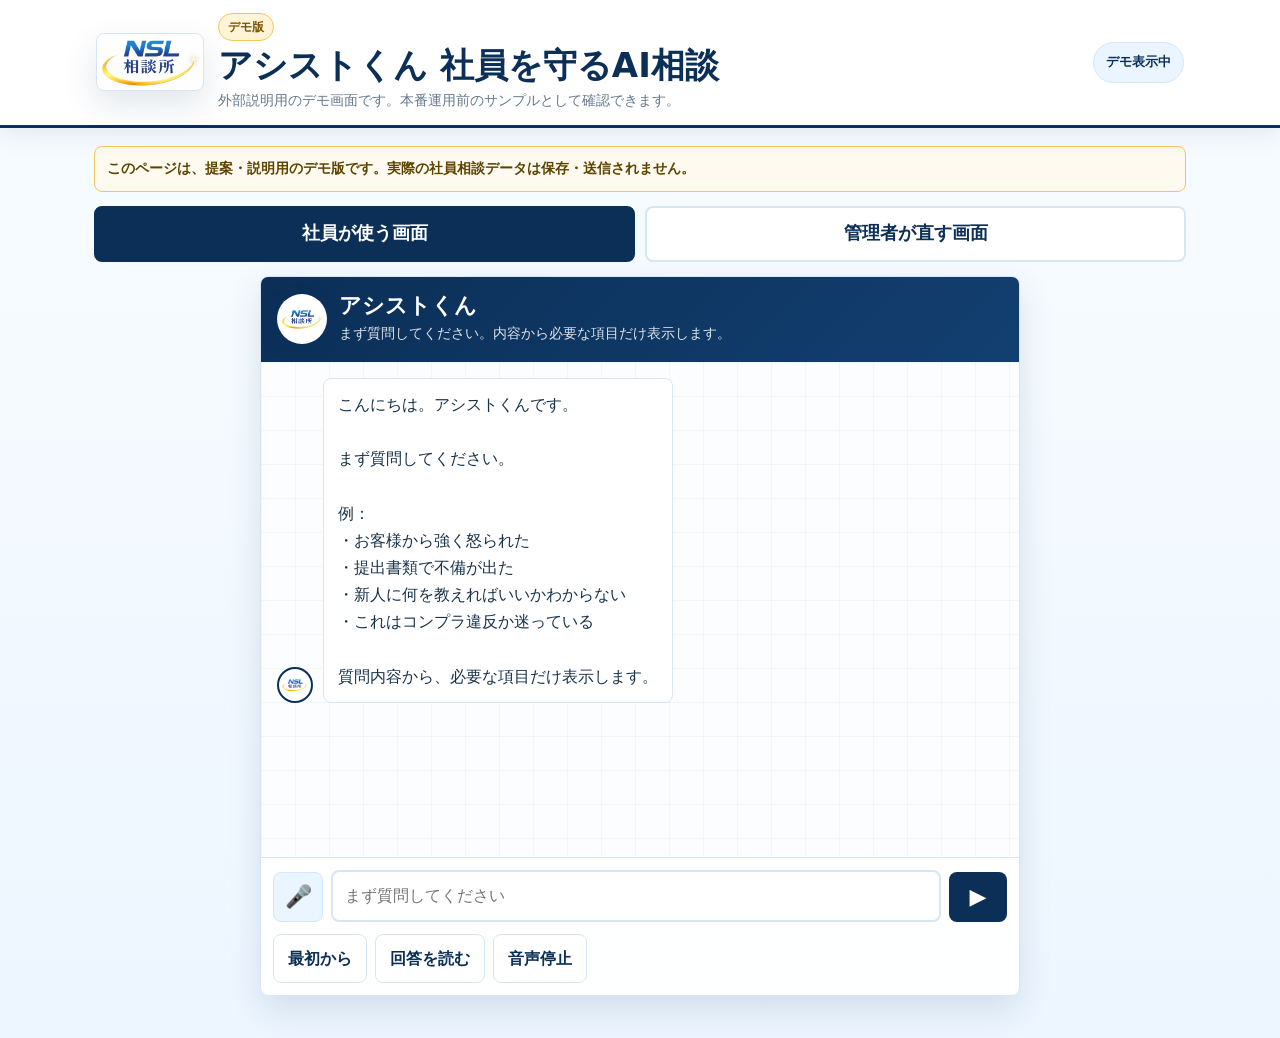
<file: docs/app-demo/index.html>
<!DOCTYPE html>
<html lang="ja">
<head>
<meta charset="UTF-8">
<meta name="viewport" content="width=device-width, initial-scale=1.0, viewport-fit=cover">
<meta name="theme-color" content="#0b2f57">
<meta name="apple-mobile-web-app-capable" content="yes">
<meta name="apple-mobile-web-app-title" content="アシストくん">
<title>アシストくん | 社員を守るAI相談アプリ</title>
<style>
:root {
  --navy: #0b2f57;
  --navy2: #123f70;
  --blue: #eaf5ff;
  --blue2: #cfe7ff;
  --white: #ffffff;
  --line: #d7e6f3;
  --text: #18324a;
  --muted: #64788b;
  --green: #0f8f72;
  --red: #c83a3a;
  --shadow: 0 14px 34px rgba(11, 47, 87, 0.12);
}
* { box-sizing: border-box; }
html { scroll-behavior: smooth; }
body {
  margin: 0;
  font-family: "Noto Sans JP", system-ui, -apple-system, BlinkMacSystemFont, "Segoe UI", sans-serif;
  color: var(--text);
  background: linear-gradient(180deg, #f8fcff 0%, #edf6ff 100%);
  line-height: 1.7;
  overflow-x: hidden;
}
button, input, textarea, select { font: inherit; }
button { cursor: pointer; touch-action: manipulation; }
.app-header {
  position: sticky;
  top: 0;
  z-index: 20;
  background: rgba(255, 255, 255, 0.96);
  border-bottom: 3px solid var(--navy);
  box-shadow: 0 8px 22px rgba(11, 47, 87, 0.08);
}
.header-inner {
  max-width: 1120px;
  margin: 0 auto;
  padding: 12px 16px;
  display: flex;
  align-items: center;
  gap: 14px;
}
.logo {
  width: 108px;
  height: 58px;
  border-radius: 8px;
  border: 1px solid var(--line);
  background: #ffffff url("nsl-soudansho-logo.png") center / contain no-repeat;
  color: var(--white);
  display: grid;
  place-items: center;
  font-weight: 900;
  box-shadow: var(--shadow);
  flex: 0 0 auto;
}
.logo img { display: none; }
.title-block { flex: 1; min-width: 0; }
.title-block h1 {
  margin: 0;
  font-size: clamp(22px, 4.8vw, 34px);
  line-height: 1.2;
  color: var(--navy);
  letter-spacing: 0;
}
.title-block p { margin: 3px 0 0; color: var(--muted); font-size: 14px; }
.demo-label {
  display: inline-flex;
  align-items: center;
  margin-bottom: 4px;
  padding: 3px 9px;
  border-radius: 999px;
  background: #fff4d6;
  border: 1px solid #f0c85a;
  color: #7a5400;
  font-size: 12px;
  font-weight: 900;
}
.demo-notice {
  margin: 0 0 14px;
  padding: 10px 12px;
  border-radius: 8px;
  border: 1px solid #f0c85a;
  background: #fffaf0;
  color: #5d4300;
  font-weight: 800;
  font-size: 14px;
}
.status {
  padding: 8px 12px;
  border-radius: 999px;
  background: var(--blue);
  border: 1px solid var(--blue2);
  color: var(--navy);
  font-weight: 800;
  white-space: nowrap;
  font-size: 13px;
}
.wrap {
  width: min(1120px, 100%);
  margin: 0 auto;
  padding: 18px 14px 42px;
}
.tabs {
  display: grid;
  grid-template-columns: 1fr 1fr;
  gap: 10px;
  margin: 0 0 14px;
}
.tab-btn {
  min-height: 56px;
  border: 2px solid var(--line);
  border-radius: 8px;
  background: var(--white);
  color: var(--navy);
  font-size: 18px;
  font-weight: 900;
}
.tab-btn.active { background: var(--navy); color: var(--white); border-color: var(--navy); }
.screen { display: none; }
.screen.active { display: block; }
.panel {
  background: rgba(255,255,255,0.96);
  border: 1px solid var(--line);
  border-radius: 8px;
  box-shadow: var(--shadow);
}
.user-layout {
  display: block;
}
.side { padding: 16px; }
.guide {
  padding: 14px;
  border-radius: 8px;
  background: var(--blue);
  border: 1px solid var(--blue2);
  margin-bottom: 14px;
}
.guide strong { color: var(--navy); }
.category-grid {
  display: grid;
  gap: 10px;
}
.category-btn {
  min-height: 82px;
  width: 100%;
  padding: 14px;
  border: 2px solid var(--line);
  border-radius: 8px;
  background: var(--white);
  color: var(--text);
  display: grid;
  grid-template-columns: 42px 1fr 24px;
  gap: 10px;
  align-items: center;
  text-align: left;
}
.category-btn.active, .category-btn:hover {
  border-color: var(--navy);
  background: #f5fbff;
}
.cat-icon { font-size: 30px; text-align: center; }
.cat-name { font-size: 18px; font-weight: 900; color: var(--navy); line-height: 1.25; }
.cat-help { font-size: 13px; color: var(--muted); margin-top: 2px; }
.arrow { font-size: 26px; color: var(--navy); text-align: right; }
.chat {
  min-height: 720px;
  max-width: 760px;
  margin: 0 auto;
  display: flex;
  flex-direction: column;
  overflow: hidden;
}
.chat-head {
  padding: 16px;
  background: linear-gradient(135deg, var(--navy), var(--navy2));
  color: var(--white);
  display: flex;
  align-items: center;
  gap: 12px;
}
.bot-face {
  width: 50px;
  height: 50px;
  border-radius: 50%;
  background: var(--white) url("nsl-soudansho-logo.png") center / 88% auto no-repeat;
  color: var(--navy);
  display: grid;
  place-items: center;
  flex: 0 0 auto;
  box-shadow: 0 6px 18px rgba(11, 47, 87, 0.18);
}
.chat-head h2 { margin: 0; font-size: 22px; line-height: 1.2; }
.chat-head p { margin: 3px 0 0; color: rgba(255,255,255,0.86); font-size: 14px; }
.messages {
  flex: 1;
  overflow: auto;
  padding: 16px;
  background:
    linear-gradient(rgba(11,47,87,0.035) 1px, transparent 1px),
    linear-gradient(90deg, rgba(11,47,87,0.035) 1px, transparent 1px),
    #fbfdff;
  background-size: 34px 34px;
}
.msg {
  display: flex;
  gap: 10px;
  align-items: flex-end;
  margin-bottom: 12px;
}
.msg.user { justify-content: flex-end; }
.avatar {
  width: 36px;
  height: 36px;
  border-radius: 50%;
  display: grid;
  place-items: center;
  background: var(--navy);
  color: var(--white);
  flex: 0 0 auto;
  font-weight: 900;
}
.avatar.bot-logo {
  background: var(--white) url("nsl-soudansho-logo.png") center / 86% auto no-repeat;
  border: 2px solid var(--navy);
  color: transparent;
}
.bubble {
  max-width: min(82%, 640px);
  background: var(--white);
  border: 1px solid var(--line);
  border-radius: 8px;
  padding: 12px 14px;
  font-size: 16px;
  white-space: pre-wrap;
}
.user .bubble { background: var(--blue); border-color: var(--blue2); }
.choices {
  display: grid;
  gap: 10px;
  margin: 10px 0 16px 46px;
}
.choice-btn {
  min-height: 64px;
  padding: 12px 14px;
  border-radius: 8px;
  border: 2px solid var(--blue2);
  background: var(--white);
  text-align: left;
  font-size: 17px;
  font-weight: 800;
  color: var(--navy);
}
.choice-btn:hover { background: var(--blue); border-color: var(--navy); }
.answer-card {
  margin: 10px 0 16px 46px;
  background: var(--white);
  border: 1px solid var(--line);
  border-left: 6px solid var(--green);
  border-radius: 8px;
  padding: 14px;
}
.answer-card h3 { margin: 0 0 8px; color: var(--navy); font-size: 20px; }
.answer-card ul { margin: 8px 0 0; padding-left: 1.2em; }
.chat-input {
  padding: 12px;
  border-top: 1px solid var(--line);
  background: var(--white);
  display: grid;
  grid-template-columns: 50px 1fr 58px;
  gap: 8px;
  align-items: end;
}
.icon-btn, .send-btn, .voice-btn {
  border: 0;
  border-radius: 8px;
  min-height: 50px;
  font-size: 22px;
  font-weight: 900;
}
.icon-btn { background: var(--blue); color: var(--navy); border: 1px solid var(--blue2); }
.icon-btn.on { background: #ffecec; color: var(--red); border-color: #ffc0c0; }
.send-btn { background: var(--navy); color: var(--white); }
.chat-input textarea {
  min-height: 50px;
  max-height: 140px;
  resize: none;
  border: 2px solid var(--line);
  border-radius: 8px;
  padding: 10px 12px;
  font-size: 16px;
}
.toolbar {
  display: flex;
  gap: 8px;
  flex-wrap: wrap;
  margin-top: 12px;
}
.tool-btn {
  min-height: 46px;
  border-radius: 8px;
  border: 1px solid var(--line);
  background: var(--white);
  color: var(--navy);
  font-weight: 900;
  padding: 10px 14px;
}
.admin-layout {
  display: grid;
  grid-template-columns: 320px 1fr;
  gap: 14px;
}
.admin-side, .admin-main { padding: 16px; }
.admin-list { display: grid; gap: 8px; }
.admin-cat-btn {
  min-height: 52px;
  border-radius: 8px;
  border: 1px solid var(--line);
  background: var(--white);
  text-align: left;
  padding: 10px 12px;
  color: var(--navy);
  font-weight: 900;
}
.admin-cat-btn.active { background: var(--navy); color: var(--white); }
.form-grid { display: grid; gap: 12px; }
.field label {
  display: block;
  font-weight: 900;
  color: var(--navy);
  margin-bottom: 5px;
}
.field input, .field textarea, .field select {
  width: 100%;
  border: 2px solid var(--line);
  border-radius: 8px;
  padding: 10px 12px;
  background: var(--white);
}
.field textarea { min-height: 110px; resize: vertical; }
.row { display: grid; grid-template-columns: 1fr 1fr; gap: 10px; }
.admin-actions {
  display: flex;
  gap: 8px;
  flex-wrap: wrap;
  margin-top: 10px;
}
.primary, .danger, .plain {
  min-height: 48px;
  border-radius: 8px;
  border: 0;
  padding: 10px 16px;
  font-weight: 900;
}
.primary { background: var(--navy); color: var(--white); }
.danger { background: var(--red); color: var(--white); }
.plain { background: var(--blue); color: var(--navy); border: 1px solid var(--blue2); }
.doc-grid {
  display: grid;
  grid-template-columns: repeat(2, minmax(0, 1fr));
  gap: 12px;
  margin: 14px 0;
}
.doc-card {
  padding: 14px;
  border: 1px solid var(--line);
  background: var(--white);
  border-radius: 8px;
}
.doc-card h3 { margin: 0 0 6px; color: var(--navy); font-size: 18px; }
.doc-card p { margin: 0; color: var(--muted); font-size: 14px; }
.toast {
  position: fixed;
  right: 14px;
  bottom: 14px;
  z-index: 40;
  background: var(--navy);
  color: var(--white);
  border-radius: 8px;
  padding: 12px 14px;
  box-shadow: var(--shadow);
  display: none;
  font-weight: 900;
}
@media (max-width: 900px) {
  .admin-layout { grid-template-columns: 1fr; }
  .chat { min-height: 640px; }
  .doc-grid { grid-template-columns: 1fr; }
}
@media (max-width: 560px) {
  .app-header { position: sticky; }
  .header-inner {
    align-items: center;
    gap: 10px;
    padding: 8px 10px;
  }
  .logo {
    width: 82px;
    height: 46px;
    border-radius: 8px;
    box-shadow: 0 8px 18px rgba(11, 47, 87, 0.10);
  }
  .title-block h1 {
    font-size: 20px;
    line-height: 1.18;
  }
  .title-block p {
    font-size: 12px;
    line-height: 1.45;
    margin-top: 4px;
  }
  .status { display: none; }
  .wrap {
    padding: 8px 8px max(18px, env(safe-area-inset-bottom));
  }
  .tabs {
    gap: 8px;
    margin-bottom: 8px;
  }
  .tab-btn {
    min-height: 52px;
    font-size: 16px;
    line-height: 1.25;
    padding: 8px 6px;
  }
  .category-btn { min-height: 76px; }
  .chat {
    min-height: calc(100dvh - 178px);
    border-radius: 8px;
  }
  .chat-head {
    padding: 12px;
    gap: 10px;
  }
  .bot-face {
    width: 44px;
    height: 44px;
  }
  .chat-head h2 {
    font-size: 21px;
  }
  .chat-head p {
    font-size: 13px;
    line-height: 1.5;
  }
  .messages {
    padding: 12px 10px;
  }
  .msg {
    gap: 8px;
    margin-bottom: 10px;
  }
  .avatar {
    width: 34px;
    height: 34px;
  }
  .bubble {
    max-width: calc(100% - 46px);
    font-size: 15px;
    line-height: 1.75;
    padding: 11px 12px;
  }
  .choices, .answer-card { margin-left: 0; }
  .choice-btn {
    min-height: 58px;
    font-size: 16px;
    padding: 11px 12px;
  }
  .answer-card {
    padding: 12px;
  }
  .answer-card h3 {
    font-size: 18px;
  }
  .chat-input {
    grid-template-columns: 46px 1fr 50px;
    gap: 6px;
    padding: 10px;
  }
  .icon-btn, .send-btn, .voice-btn {
    min-height: 48px;
    font-size: 20px;
  }
  .chat-input textarea {
    min-height: 48px;
    font-size: 16px;
    padding: 9px 10px;
  }
  .toolbar {
    gap: 6px;
  }
  .tool-btn {
    flex: 1 1 30%;
    min-height: 42px;
    padding: 8px 6px;
    font-size: 14px;
  }
  .row { grid-template-columns: 1fr; }
}
</style>
</head>
<body>
<header class="app-header">
  <div class="header-inner">
    <div class="logo" aria-label="NSL"><img src="[data-uri]" alt="NSL相談所"></div>
    <div class="title-block">
      <div class="demo-label">デモ版</div>
      <h1>アシストくん 社員を守るAI相談</h1>
      <p>外部説明用のデモ画面です。本番運用前のサンプルとして確認できます。</p>
    </div>
    <div class="status">デモ表示中</div>
  </div>
</header>

<main class="wrap">
  <div class="demo-notice">このページは、提案・説明用のデモ版です。実際の社員相談データは保存・送信されません。</div>
  <div class="tabs" role="tablist" aria-label="画面切替">
    <button class="tab-btn active" id="userTab" type="button" onclick="switchScreen('user')">社員が使う画面</button>
    <button class="tab-btn" id="adminTab" type="button" onclick="switchScreen('admin')">管理者が直す画面</button>
  </div>

  <section class="screen active" id="userScreen">
    <div class="user-layout">
      <section class="panel chat" aria-label="AI相談チャット">
        <div class="chat-head">
          <div class="bot-face" aria-label="NSL相談所"></div>
          <div>
            <h2>アシストくん</h2>
            <p id="chatSub">まず質問してください。内容から必要な項目だけ表示します。</p>
          </div>
        </div>
        <div class="messages" id="messages"></div>
        <div class="chat-input">
          <button class="icon-btn" id="micBtn" type="button" title="音声入力" onclick="toggleMic()">🎤</button>
          <textarea id="freeInput" rows="1" placeholder="まず質問してください" oninput="autoGrow(this)" onkeydown="enterSend(event)"></textarea>
          <button class="send-btn" type="button" onclick="sendFree()">▶</button>
        </div>
        <div class="toolbar" style="padding:0 12px 12px;margin-top:0;">
          <button class="tool-btn" type="button" onclick="resetChat()">最初から</button>
          <button class="tool-btn" type="button" onclick="speakLastAnswer()">回答を読む</button>
          <button class="tool-btn" type="button" onclick="stopSpeak()">音声停止</button>
        </div>
      </section>
    </div>
  </section>

  <section class="screen" id="adminScreen">
    <div class="admin-layout">
      <aside class="panel admin-side">
        <h2 style="margin:0 0 10px;color:var(--navy);">相談カテゴリ</h2>
        <div class="admin-list" id="adminCategoryList"></div>
        <div class="admin-actions">
          <button class="primary" type="button" onclick="addCategory()">カテゴリ追加</button>
          <button class="plain" type="button" onclick="restoreDefault()">初期データに戻す</button>
        </div>
      </aside>

      <section class="panel admin-main">
        <h2 style="margin:0 0 10px;color:var(--navy);">質問・回答の編集</h2>
        <div class="form-grid">
          <div class="row">
            <div class="field">
              <label for="catName">カテゴリ名</label>
              <input id="catName" type="text">
            </div>
            <div class="field">
              <label for="catIcon">アイコン</label>
              <input id="catIcon" type="text">
            </div>
          </div>
          <div class="field">
            <label for="catHelp">カテゴリ説明</label>
            <input id="catHelp" type="text">
          </div>
          <div class="field">
            <label for="itemSelect">3つの選択肢</label>
            <select id="itemSelect" onchange="loadItemForm()"></select>
          </div>
          <div class="field">
            <label for="itemTitle">質問項目名</label>
            <input id="itemTitle" type="text">
          </div>
          <div class="field">
            <label for="itemAnswer">AI回答内容</label>
            <textarea id="itemAnswer"></textarea>
          </div>
          <div class="field">
            <label for="itemAction">次にやること</label>
            <textarea id="itemAction"></textarea>
          </div>
        </div>
        <div class="admin-actions">
          <button class="primary" type="button" onclick="saveAdmin()">保存する</button>
          <button class="plain" type="button" onclick="addItem()">選択肢を追加</button>
          <button class="danger" type="button" onclick="deleteItem()">選択肢を削除</button>
          <button class="danger" type="button" onclick="deleteCategory()">カテゴリを削除</button>
        </div>
        <p style="color:var(--muted);margin:14px 0 0;">注意：このデモ版は、このブラウザの中に保存します。会社全員で共有する本番版では、サーバー側の保存場所に変更します。</p>
      </section>
    </div>
  </section>
</main>

<div class="toast" id="toast"></div>

<script>
const STORE_KEY = "assistkun_employee_protect_app_v1";
let selectedCategoryId = "products";
let selectedAdminCategoryId = "products";
let selectedAdminItemId = "";
let lastAnswerText = "";
let recognition = null;
let isRecording = false;

const defaultData = {
  categories: [
    {
      id: "products",
      icon: "🛍️",
      name: "商品・サービス",
      help: "商品説明・料金・案内トーク",
      items: [
        {
          id: "products-price",
          title: "料金やプランを確認したい",
          answer: "まず、お客様に案内する前に「料金」「工事費」「解約条件」の3点を確認してください。\n\n営業現場では、安さだけを先に言うと後で不信感につながります。最初に全体像を伝える方が安全です。",
          action: "1. 最新の料金表を確認する\n2. お客様の利用状況を聞く\n3. 不明点はその場で断言せず、確認してから折り返す"
        },
        {
          id: "products-feature",
          title: "特徴を短く説明したい",
          answer: "説明は長くしないことが大事です。\n\nおすすめの言い方：\n「このサービスは、毎月の通信費を見直しながら、使い勝手を落とさないための商品です。」\n\n50代以上のお客様には、専門用語より生活メリットで伝えてください。",
          action: "1. 今の不満を聞く\n2. 月額・安心・サポートの順に説明する\n3. 最後に「ここまでで不明点ありますか」と確認する"
        },
        {
          id: "products-talk",
          title: "お客様への説明トークを作りたい",
          answer: "最初の一言は、売り込みではなく確認から入ります。\n\n例：\n「今の通信費や使い方で、少し気になっている点はありますか？」\n\n相手が話した内容に合わせて、商品説明を短く出すと成約率が上がります。",
          action: "1. 現状確認\n2. 悩みの確認\n3. 商品説明\n4. 不安解消\n5. 申込確認"
        }
      ]
    },
    {
      id: "qa",
      icon: "📋",
      name: "業務Q&A",
      help: "社内手順・顧客管理・日報",
      items: [
        {
          id: "qa-contact",
          title: "誰に確認すればよいか知りたい",
          answer: "迷った時は、内容ごとに確認先を分けます。\n\n契約条件は管理者、顧客情報は事務、現場判断は直属上司です。\n\n大事なのは、全部を上司に投げず、内容を分けて聞くことです。",
          action: "1. 何に困っているか一文で書く\n2. 契約・事務・現場のどれかに分ける\n3. 証拠になる画面や書類を添えて聞く"
        },
        {
          id: "qa-customer",
          title: "顧客管理の入力がわからない",
          answer: "顧客管理は、後から見た人が状況を再現できることが目的です。\n\n最低限、日時・お客様の要望・次回対応・担当者を残してください。",
          action: "1. 日時を書く\n2. お客様が言った言葉を書く\n3. 次に誰が何をするかを書く"
        },
        {
          id: "qa-report",
          title: "日報・報告の書き方を知りたい",
          answer: "報告は長文より、事実と次の行動が大事です。\n\n型：\n「本日〇件訪問。〇件見込み。課題は〇〇。明日は〇〇を改善します。」",
          action: "1. 数字を書く\n2. 良かった点を書く\n3. 課題を書く\n4. 明日の改善を書く"
        }
      ]
    },
    {
      id: "ojt",
      icon: "📚",
      name: "OJT研修",
      help: "新人教育・同行・基本動作",
      items: [
        {
          id: "ojt-new",
          title: "新人に何から教えるべきか",
          answer: "新人には、商品知識より先に現場の基本動作を教えます。\n\n挨拶、時間厳守、報告、メモ、約束を守る。この5つができると、教育コストが下がります。",
          action: "1. 朝の準備を見せる\n2. ロープレを10分行う\n3. 現場後に良かった点を1つ伝える"
        },
        {
          id: "ojt-roleplay",
          title: "ロープレの進め方を知りたい",
          answer: "ロープレは長くやるより、短く毎日やる方が効きます。\n\n1回10分で十分です。入口トーク、ヒアリング、クロージングのどれか1つに絞って練習してください。",
          action: "1. 今日のテーマを1つ決める\n2. 先輩がお客様役をする\n3. 良い点1つ、改善点1つだけ伝える"
        },
        {
          id: "ojt-follow",
          title: "部下への注意の仕方を知りたい",
          answer: "注意は人格ではなく行動に絞ります。\n\n悪い例：「やる気あるの？」\n良い例：「報告が遅れると、お客様対応が遅れる。次から15時までに一度連絡して。」",
          action: "1. 事実を伝える\n2. 影響を伝える\n3. 次の行動を具体的に決める"
        }
      ]
    },
    {
      id: "docs",
      icon: "📄",
      name: "提出書類",
      help: "申込書・報告書・不備対応",
      items: [
        {
          id: "docs-needed",
          title: "必要書類を確認したい",
          answer: "書類不備は、現場の信用を落とします。\n\n提出前に、本人確認、申込内容、署名、日付、添付資料の5点を確認してください。",
          action: "1. チェック表を見る\n2. 不足があればその場で確認\n3. 写真や控えを残す"
        },
        {
          id: "docs-fill",
          title: "記入方法を知りたい",
          answer: "記入は、読める字・空欄なし・訂正ルールの3つが大切です。\n\n不明な欄を勝手に埋めるのは危険です。必ず確認してから記入してください。",
          action: "1. 空欄を確認\n2. 不明点は担当部署へ確認\n3. 訂正は社内ルール通りに行う"
        },
        {
          id: "docs-miss",
          title: "提出ミスをしてしまった",
          answer: "まず隠さず、早く報告してください。\n\nミス自体より、報告が遅れることの方が問題になります。状況、影響、今できる対応をセットで伝えます。",
          action: "1. いつ気づいたかを書く\n2. 何が間違っていたかを書く\n3. 上司と事務へ同時に報告する"
        }
      ]
    },
    {
      id: "claim",
      icon: "🔥",
      name: "クレーム対応",
      help: "初動・謝罪・上司報告",
      items: [
        {
          id: "claim-first",
          title: "最初に何を言えばよいか",
          answer: "最初は反論しません。\n\n第一声：\n「ご不快な思いをさせてしまい申し訳ございません。まず状況を正確に確認させてください。」\n\nこの一言で、火種を広げにくくなります。",
          action: "1. 謝意を伝える\n2. 事実確認をする\n3. その場で約束しすぎない\n4. 上司へ報告する"
        },
        {
          id: "claim-report",
          title: "上司へどう報告すればよいか",
          answer: "報告は感情ではなく、事実でまとめます。\n\n型：\n「誰が、いつ、何に怒っているか。こちらの対応履歴。今お客様が求めていること。」",
          action: "1. お客様名\n2. 発生日時\n3. 怒っている理由\n4. 希望内容\n5. 次の連絡期限"
        },
        {
          id: "claim-hard",
          title: "強い口調で責められている",
          answer: "社員を守ることが優先です。\n\n暴言、脅し、長時間拘束がある場合は、一人で対応を続けないでください。上司同席、電話折り返し、記録保存に切り替えます。",
          action: "1. 会話を記録する\n2. 上司へすぐ共有する\n3. 一人で再訪問しない\n4. 必要なら会社窓口対応に切り替える"
        }
      ]
    },
    {
      id: "comply",
      icon: "⚠️",
      name: "コンプラ相談",
      help: "ルール違反・不正・社員保護",
      items: [
        {
          id: "comply-gray",
          title: "これはルール違反か迷っている",
          answer: "迷った時点で、一度止めて確認するのが正解です。\n\n売上のために曖昧な説明をすると、後で大きな問題になります。事実と推測を分けて相談してください。",
          action: "1. 何を見たかを書く\n2. 誰が関係しているかを書く\n3. 証拠を消さずに保管\n4. 管理者へ相談する"
        },
        {
          id: "comply-pressure",
          title: "無理な指示を受けて困っている",
          answer: "社員を守るため、無理な指示は一人で抱えないでください。\n\n「誰から、いつ、何を指示されたか」を記録し、直属上司以外の相談先も使えるようにします。",
          action: "1. 指示内容をメモする\n2. LINEやメールを保存する\n3. 社内相談窓口へ共有する"
        },
        {
          id: "comply-private",
          title: "匿名で相談したい",
          answer: "匿名相談は、初期相談として有効です。\n\nただし、会社が正式に調査するには、日時・場所・内容などの事実情報が必要になります。個人名を出す前に、まず状況を整理しましょう。",
          action: "1. 個人名を伏せて状況を書く\n2. 日時と場所を書く\n3. 証拠の有無を書く\n4. 相談窓口へ送る"
        }
      ]
    }
  ]
};

let appData = loadData();

function loadData() {
  try {
    const saved = localStorage.getItem(STORE_KEY);
    return saved ? JSON.parse(saved) : structuredClone(defaultData);
  } catch (e) {
    return JSON.parse(JSON.stringify(defaultData));
  }
}

function saveData() {
  localStorage.setItem(STORE_KEY, JSON.stringify(appData));
}

function esc(text) {
  return String(text || "").replace(/[&<>"']/g, c => ({ "&": "&amp;", "<": "&lt;", ">": "&gt;", '"': "&quot;", "'": "&#39;" }[c]));
}

function nl2br(text) {
  return esc(text).replace(/\n/g, "<br>");
}

function switchScreen(name) {
  document.getElementById("userScreen").classList.toggle("active", name === "user");
  document.getElementById("adminScreen").classList.toggle("active", name === "admin");
  document.getElementById("userTab").classList.toggle("active", name === "user");
  document.getElementById("adminTab").classList.toggle("active", name === "admin");
  if (name === "admin") renderAdmin();
}

function renderCategories() {
  const grid = document.getElementById("categoryGrid");
  if (!grid) return;
  grid.innerHTML = "";
  appData.categories.forEach(cat => {
    const btn = document.createElement("button");
    btn.type = "button";
    btn.className = "category-btn" + (cat.id === selectedCategoryId ? " active" : "");
    btn.innerHTML = `
      <div class="cat-icon">${esc(cat.icon)}</div>
      <div><div class="cat-name">${esc(cat.name)}</div><div class="cat-help">${esc(cat.help)}</div></div>
      <div class="arrow">›</div>
    `;
    btn.onclick = () => selectCategory(cat.id);
    grid.appendChild(btn);
  });
}

function resetChat() {
  document.getElementById("messages").innerHTML = "";
  document.getElementById("chatSub").textContent = "まず質問してください。内容から必要な項目だけ表示します。";
  addBot("こんにちは。アシストくんです。\n\nまず質問してください。\n\n例：\n・お客様から強く怒られた\n・提出書類で不備が出た\n・新人に何を教えればいいかわからない\n・これはコンプラ違反か迷っている\n\n質問内容から、必要な項目だけ表示します。");
}

function selectCategory(id) {
  selectedCategoryId = id;
  renderCategories();
  const cat = getCat(id);
  addUser(`${cat.icon} ${cat.name}`);
  addBot(`${cat.name}ですね。\n近い内容を選んでください。`);
  showItemChoices(cat);
  document.getElementById("chatSub").textContent = `${cat.name}の相談中です。`;
}

function showCategoryChoices() {
  const wrap = document.createElement("div");
  wrap.className = "choices";
  appData.categories.forEach(cat => {
    const btn = document.createElement("button");
    btn.type = "button";
    btn.className = "choice-btn";
    btn.textContent = `${cat.icon} ${cat.name}`;
    btn.onclick = () => selectCategory(cat.id);
    wrap.appendChild(btn);
  });
  document.getElementById("messages").appendChild(wrap);
  scrollBottom();
}

function showItemChoices(cat) {
  const wrap = document.createElement("div");
  wrap.className = "choices";
  cat.items.slice(0, 3).forEach(item => {
    const btn = document.createElement("button");
    btn.type = "button";
    btn.className = "choice-btn";
    btn.textContent = item.title;
    btn.onclick = () => showAnswer(cat, item);
    wrap.appendChild(btn);
  });
  document.getElementById("messages").appendChild(wrap);
  scrollBottom();
}

function showAnswer(cat, item) {
  addUser(item.title);
  const answer = `${cat.icon} ${item.title}\n\n${item.answer}\n\n次にやること：\n${item.action}`;
  lastAnswerText = answer;
  const card = document.createElement("div");
  card.className = "answer-card";
  card.innerHTML = `
    <h3>${esc(cat.icon)} ${esc(item.title)}</h3>
    <div>${nl2br(item.answer)}</div>
    <h3 style="margin-top:14px;">次にやること</h3>
    <div>${nl2br(item.action)}</div>
    <div class="toolbar">
      <button class="tool-btn" type="button" onclick="speakLastAnswer()">音声で聞く</button>
      <button class="tool-btn" type="button" onclick="showItemChoices(getCat('${cat.id}'))">同じカテゴリで選び直す</button>
    </div>
  `;
  document.getElementById("messages").appendChild(card);
  speak(answer);
  scrollBottom();
}

function addBot(text) {
  addMessage("bot", text);
  lastAnswerText = text;
}

function addUser(text) {
  addMessage("user", text);
}

function addMessage(role, text) {
  const row = document.createElement("div");
  row.className = `msg ${role}`;
  if (role === "bot") {
    row.innerHTML = `<div class="avatar bot-logo" aria-label="NSL相談所"></div><div class="bubble">${nl2br(text)}</div>`;
  } else {
    row.innerHTML = `<div class="bubble">${nl2br(text)}</div><div class="avatar">社</div>`;
  }
  document.getElementById("messages").appendChild(row);
  scrollBottom();
}

function sendFree() {
  const input = document.getElementById("freeInput");
  const text = input.value.trim();
  if (!text) return;
  input.value = "";
  autoGrow(input);
  addUser(text);
  const cat = getBestCategory(text);
  selectedCategoryId = cat.id;
  renderCategories();
  const reply = `質問内容から判断しました。\n\n近い相談は「${cat.name}」です。\n下の3つから、今の状況に一番近いものを選んでください。`;
  addBot(reply);
  showItemChoices(cat);
  document.getElementById("chatSub").textContent = `${cat.name}の候補を表示しています。`;
  speak(reply);
}

function getBestCategory(text) {
  let cat = appData.categories.find(c => c.items.some(i => text.includes(i.title.slice(0, 4))));
  if (!cat) {
    if (/クレーム|怒|謝罪|お客様|客|強く|文句|苦情|炎上|責め/.test(text)) cat = getCat("claim");
    else if (/書類|申込|不備|提出/.test(text)) cat = getCat("docs");
    else if (/新人|教育|研修|部下|ロープレ|同行|教え/.test(text)) cat = getCat("ojt");
    else if (/不正|違反|匿名|コンプラ|指示|ルール|ハラスメント|パワハラ|セクハラ|無理/.test(text)) cat = getCat("comply");
    else if (/商品|料金|プラン|説明|サービス|トーク|案内|特徴/.test(text)) cat = getCat("products");
    else cat = getCat("qa");
  }
  return cat;
}

function enterSend(e) {
  if (e.key === "Enter" && !e.shiftKey) {
    e.preventDefault();
    sendFree();
  }
}

function autoGrow(el) {
  el.style.height = "auto";
  el.style.height = Math.min(el.scrollHeight, 140) + "px";
}

function scrollBottom() {
  const m = document.getElementById("messages");
  m.scrollTop = m.scrollHeight;
}

function getCat(id) {
  return appData.categories.find(c => c.id === id) || appData.categories[0];
}

function setupVoice() {
  const SR = window.SpeechRecognition || window.webkitSpeechRecognition;
  if (!SR) return;
  recognition = new SR();
  recognition.lang = "ja-JP";
  recognition.continuous = false;
  recognition.interimResults = false;
  recognition.onresult = e => {
    document.getElementById("freeInput").value = e.results[0][0].transcript;
    autoGrow(document.getElementById("freeInput"));
    stopMic();
    setTimeout(sendFree, 250);
  };
  recognition.onerror = stopMic;
  recognition.onend = stopMic;
}

function toggleMic() {
  if (!recognition) {
    showToast("音声入力はChromeで使える場合があります");
    return;
  }
  isRecording ? stopMic() : startMic();
}

function startMic() {
  isRecording = true;
  document.getElementById("micBtn").classList.add("on");
  document.getElementById("micBtn").textContent = "■";
  recognition.start();
}

function stopMic() {
  isRecording = false;
  document.getElementById("micBtn").classList.remove("on");
  document.getElementById("micBtn").textContent = "🎤";
  try { recognition && recognition.stop(); } catch (e) {}
}

function speak(text) {
  if (!("speechSynthesis" in window)) return;
  window.speechSynthesis.cancel();
  const u = new SpeechSynthesisUtterance(text);
  u.lang = "ja-JP";
  u.rate = 0.95;
  u.pitch = 1;
  window.speechSynthesis.speak(u);
}

function speakLastAnswer() {
  if (lastAnswerText) speak(lastAnswerText);
}

function stopSpeak() {
  if ("speechSynthesis" in window) window.speechSynthesis.cancel();
}

function renderAdmin() {
  const list = document.getElementById("adminCategoryList");
  list.innerHTML = "";
  appData.categories.forEach(cat => {
    const btn = document.createElement("button");
    btn.type = "button";
    btn.className = "admin-cat-btn" + (cat.id === selectedAdminCategoryId ? " active" : "");
    btn.textContent = `${cat.icon} ${cat.name}`;
    btn.onclick = () => {
      selectedAdminCategoryId = cat.id;
      selectedAdminItemId = "";
      renderAdmin();
    };
    list.appendChild(btn);
  });
  loadCatForm();
}

function loadCatForm() {
  const cat = getCat(selectedAdminCategoryId);
  document.getElementById("catName").value = cat.name;
  document.getElementById("catIcon").value = cat.icon;
  document.getElementById("catHelp").value = cat.help;
  const sel = document.getElementById("itemSelect");
  sel.innerHTML = "";
  cat.items.forEach(item => {
    const opt = document.createElement("option");
    opt.value = item.id;
    opt.textContent = item.title;
    sel.appendChild(opt);
  });
  selectedAdminItemId = selectedAdminItemId || (cat.items[0] && cat.items[0].id) || "";
  sel.value = selectedAdminItemId;
  loadItemForm();
}

function loadItemForm() {
  const cat = getCat(selectedAdminCategoryId);
  selectedAdminItemId = document.getElementById("itemSelect").value;
  const item = cat.items.find(i => i.id === selectedAdminItemId) || cat.items[0];
  if (!item) {
    document.getElementById("itemTitle").value = "";
    document.getElementById("itemAnswer").value = "";
    document.getElementById("itemAction").value = "";
    return;
  }
  document.getElementById("itemTitle").value = item.title;
  document.getElementById("itemAnswer").value = item.answer;
  document.getElementById("itemAction").value = item.action;
}

function saveAdmin() {
  const cat = getCat(selectedAdminCategoryId);
  cat.name = document.getElementById("catName").value.trim() || "未設定カテゴリ";
  cat.icon = document.getElementById("catIcon").value.trim() || "📌";
  cat.help = document.getElementById("catHelp").value.trim() || "説明未設定";
  const item = cat.items.find(i => i.id === selectedAdminItemId);
  if (item) {
    item.title = document.getElementById("itemTitle").value.trim() || "未設定の質問";
    item.answer = document.getElementById("itemAnswer").value.trim() || "回答を入力してください。";
    item.action = document.getElementById("itemAction").value.trim() || "次にやることを入力してください。";
  }
  saveData();
  renderCategories();
  renderAdmin();
  showToast("保存しました");
}

function addCategory() {
  const id = "cat-" + Date.now();
  appData.categories.push({
    id,
    icon: "📌",
    name: "新しいカテゴリ",
    help: "説明を入力してください",
    items: [
      { id: id + "-1", title: "選択肢1", answer: "回答を入力してください。", action: "次にやることを入力してください。" },
      { id: id + "-2", title: "選択肢2", answer: "回答を入力してください。", action: "次にやることを入力してください。" },
      { id: id + "-3", title: "選択肢3", answer: "回答を入力してください。", action: "次にやることを入力してください。" }
    ]
  });
  selectedAdminCategoryId = id;
  saveData();
  renderCategories();
  renderAdmin();
  showToast("カテゴリを追加しました");
}

function addItem() {
  const cat = getCat(selectedAdminCategoryId);
  const id = selectedAdminCategoryId + "-item-" + Date.now();
  cat.items.push({ id, title: "新しい選択肢", answer: "回答を入力してください。", action: "次にやることを入力してください。" });
  selectedAdminItemId = id;
  saveData();
  renderAdmin();
  showToast("選択肢を追加しました");
}

function deleteItem() {
  const cat = getCat(selectedAdminCategoryId);
  if (cat.items.length <= 1) {
    showToast("選択肢は最低1つ必要です");
    return;
  }
  cat.items = cat.items.filter(i => i.id !== selectedAdminItemId);
  selectedAdminItemId = "";
  saveData();
  renderAdmin();
  showToast("選択肢を削除しました");
}

function deleteCategory() {
  if (appData.categories.length <= 1) {
    showToast("カテゴリは最低1つ必要です");
    return;
  }
  appData.categories = appData.categories.filter(c => c.id !== selectedAdminCategoryId);
  selectedAdminCategoryId = appData.categories[0].id;
  selectedCategoryId = selectedAdminCategoryId;
  saveData();
  renderCategories();
  renderAdmin();
  resetChat();
  showToast("カテゴリを削除しました");
}

function restoreDefault() {
  appData = JSON.parse(JSON.stringify(defaultData));
  selectedCategoryId = "products";
  selectedAdminCategoryId = "products";
  selectedAdminItemId = "";
  saveData();
  renderCategories();
  renderAdmin();
  resetChat();
  showToast("初期データに戻しました");
}

function showToast(text) {
  const t = document.getElementById("toast");
  t.textContent = text;
  t.style.display = "block";
  clearTimeout(showToast.timer);
  showToast.timer = setTimeout(() => t.style.display = "none", 2200);
}

setupVoice();
renderCategories();
resetChat();
</script>
</body>
</html>
</file>
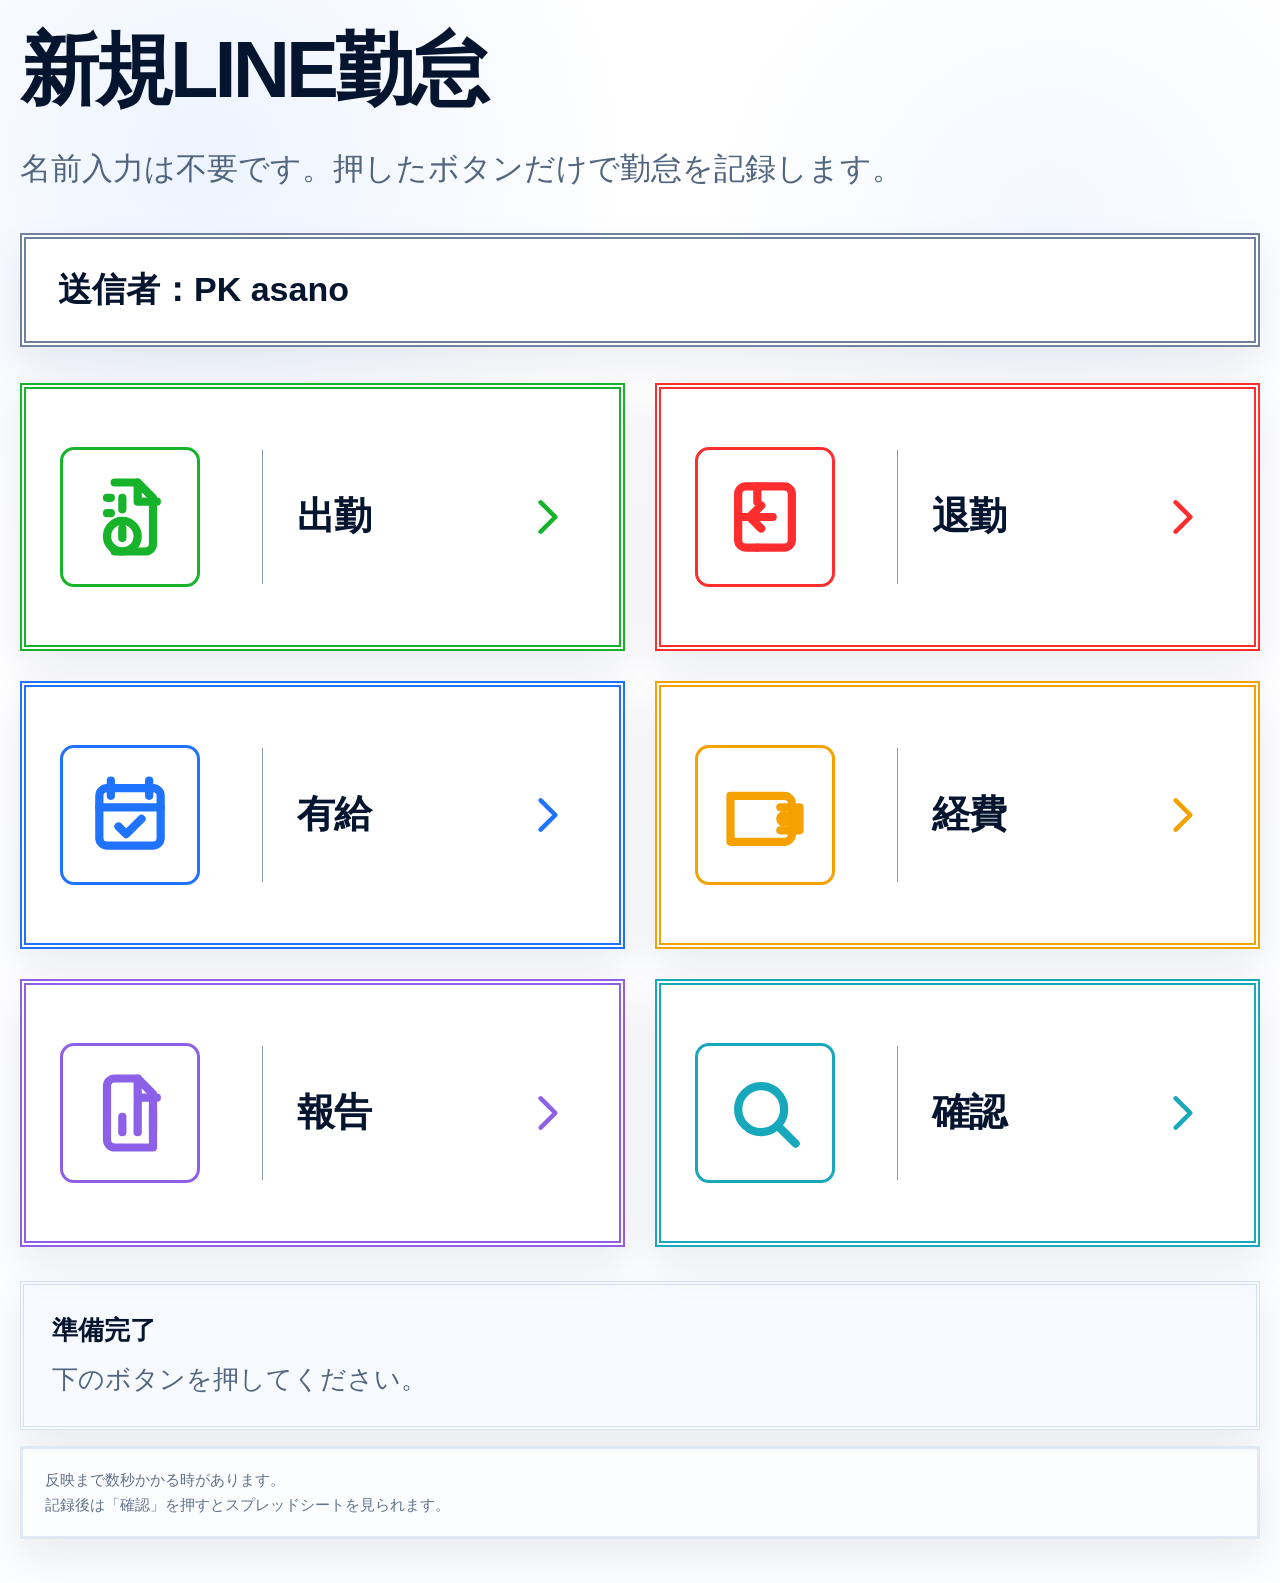
<file: docs/kintai-lineworks/index.html>
<!DOCTYPE html>
<html lang="ja">
<head>
<meta charset="UTF-8">
<meta name="viewport" content="width=device-width, initial-scale=1.0, viewport-fit=cover">
<meta name="theme-color" content="#1f73ff">
<title>新規LINE勤怠</title>
<style>
:root {
  --page-bg: #ffffff;
  --text: #06152f;
  --sub: #52657f;
  --frame: #6f819b;
  --panel-bg: #f7fbff;
  --shadow: 0 18px 40px rgba(15, 30, 60, 0.08);
}

* { box-sizing: border-box; }

body {
  margin: 0;
  font-family: "Hiragino Sans", "Yu Gothic", sans-serif;
  color: var(--text);
  background:
    radial-gradient(circle at 16% 10%, rgba(31, 115, 255, 0.08), transparent 24%),
    radial-gradient(circle at 82% 14%, rgba(31, 115, 255, 0.05), transparent 20%),
    linear-gradient(180deg, #ffffff 0%, #fcfdff 100%);
}

.wrap {
  max-width: 1280px;
  margin: 0 auto;
  padding: 28px 18px 44px;
}

.shell {
  max-width: 1240px;
  margin: 0 auto;
}

h1 {
  margin: 0 0 34px;
  font-size: clamp(42px, 6.2vw, 82px);
  line-height: 1.05;
  letter-spacing: -0.05em;
  font-weight: 900;
}

.lead {
  margin: 0 0 40px;
  font-size: clamp(18px, 2.4vw, 34px);
  line-height: 1.55;
  color: var(--sub);
}

.meta,
.status,
.note {
  box-shadow: var(--shadow);
}

.meta {
  margin-bottom: 36px;
  padding: 28px 32px;
  border: 6px double var(--frame);
  background: #ffffff;
  font-size: clamp(20px, 2.8vw, 34px);
  font-weight: 800;
}

.grid {
  display: grid;
  grid-template-columns: repeat(2, minmax(0, 1fr));
  gap: 30px;
  margin-bottom: 34px;
}

.button {
  appearance: none;
  -webkit-appearance: none;
  width: 100%;
  min-height: 268px;
  padding: 26px 34px;
  border-radius: 0;
  border: 6px double currentColor;
  background: #ffffff;
  color: #1f73ff;
  display: grid;
  grid-template-columns: 168px 1px 1fr 74px;
  align-items: center;
  column-gap: 34px;
  text-decoration: none;
  text-align: left;
  cursor: pointer;
  box-shadow: var(--shadow);
  transition: transform 0.15s ease, opacity 0.2s ease, background 0.2s ease, color 0.2s ease;
}

.button:active,
.button.is-active {
  transform: scale(0.99);
  opacity: 0.94;
}

.button.is-done {
  color: #ffffff;
}

.button-green { color: #17b32a; }
.button-red { color: #ff2d2d; }
.button-blue { color: #1f73ff; }
.button-orange { color: #f5a100; }
.button-purple { color: #8d60e8; }
.button-cyan { color: #17a8bc; }

.button-green.is-done { background: #17b32a; }
.button-red.is-done { background: #ff2d2d; }
.button-blue.is-done { background: #1f73ff; }
.button-orange.is-done { background: #f5a100; }
.button-purple.is-done { background: #8d60e8; }
.button-cyan.is-done { background: #17a8bc; }

.button-icon {
  width: 140px;
  height: 140px;
  border: 3px solid currentColor;
  border-radius: 14px;
  display: grid;
  place-items: center;
  box-shadow: inset 0 0 24px rgba(255, 255, 255, 0.7);
}

.button-icon svg {
  width: 92px;
  height: 92px;
  fill: none;
  stroke: currentColor;
  stroke-width: 2.15;
  stroke-linecap: round;
  stroke-linejoin: round;
}

.button-divider {
  width: 1px;
  height: 66%;
  background: rgba(111, 129, 155, 0.82);
}

.button.is-done .button-divider {
  background: rgba(255, 255, 255, 0.45);
}

.button.is-done .button-icon {
  border-color: rgba(255, 255, 255, 0.65);
}

.button-label {
  display: block;
  font-size: clamp(24px, 3vw, 44px);
  font-weight: 700;
  letter-spacing: -0.03em;
  color: #06152f;
  white-space: nowrap;
}

.button.is-done .button-label {
  color: #ffffff;
}

.button-arrow {
  display: grid;
  place-items: center;
}

.button-arrow svg {
  width: 44px;
  height: 44px;
  fill: none;
  stroke: currentColor;
  stroke-width: 2.5;
  stroke-linecap: round;
  stroke-linejoin: round;
}

.status {
  padding: 24px 28px;
  border: 4px double #d4e1f1;
  background: var(--panel-bg);
  font-size: clamp(18px, 2vw, 28px);
  color: var(--sub);
  line-height: 1.7;
}

.status strong {
  display: inline-block;
  margin-bottom: 6px;
  color: var(--text);
}

.note {
  margin-top: 16px;
  padding: 18px 22px;
  border: 3px solid #dfe8f3;
  background: #fbfdff;
  font-size: 15px;
  color: #617289;
  line-height: 1.7;
}

.hidden-frame {
  width: 0;
  height: 0;
  border: 0;
  position: absolute;
}

@media (max-width: 1180px) {
  .wrap {
    max-width: 920px;
    padding: 14px 12px 24px;
  }

  h1 {
    margin-bottom: 10px;
    font-size: clamp(30px, 4vw, 42px);
    letter-spacing: -0.03em;
  }

  .lead {
    margin-bottom: 12px;
    font-size: 16px;
    line-height: 1.35;
  }

  .meta {
    margin-bottom: 12px;
    padding: 12px 14px;
    border-width: 3px;
    font-size: 16px;
  }

  .grid {
    grid-template-columns: repeat(2, minmax(0, 1fr));
    gap: 10px;
    margin-bottom: 12px;
  }

  .button {
    min-height: 86px;
    padding: 10px 12px;
    border-width: 3px;
    grid-template-columns: 42px 1px 1fr 18px;
    column-gap: 10px;
  }

  .button-icon {
    width: 36px;
    height: 36px;
    border-width: 2px;
    border-radius: 8px;
  }

  .button-icon svg {
    width: 22px;
    height: 22px;
  }

  .button-arrow svg {
    width: 16px;
    height: 16px;
  }

  .button-label {
    font-size: 18px;
  }

  .status {
    padding: 12px 14px;
    border-width: 3px;
    font-size: 15px;
    line-height: 1.45;
  }

  .note {
    margin-top: 10px;
    padding: 10px 12px;
    font-size: 12px;
    line-height: 1.5;
  }
}

@media (max-width: 480px) {
  .wrap {
    padding: 12px 8px 20px;
  }

  h1 {
    font-size: 30px;
  }

  .lead {
    font-size: 14px;
  }

  .meta {
    padding: 10px 12px;
    font-size: 14px;
  }

  .grid {
    gap: 8px;
  }

  .button {
    min-height: 82px;
    padding: 8px 8px;
    grid-template-columns: 44px 1px 1fr 18px;
    column-gap: 8px;
  }

  .button-icon {
    width: 38px;
    height: 38px;
  }

  .button-icon svg {
    width: 22px;
    height: 22px;
  }

  .button-label {
    font-size: 14px;
  }

  .button-arrow svg {
    width: 16px;
    height: 16px;
  }
}
</style>
</head>
<body>
  <div class="wrap">
    <div class="shell">
      <h1>新規LINE勤怠</h1>
      <p class="lead">名前入力は不要です。押したボタンだけで勤怠を記録します。</p>

      <div class="meta">送信者：PK asano</div>

      <div class="grid">
        <button class="button action-button button-green" type="button" data-action="出勤">
          <span class="button-icon" aria-hidden="true">
            <svg viewBox="0 0 24 24"><path d="M8 3h6l4 4v12a2 2 0 0 1-2 2H8"/><path d="M14 3v5h5"/><path d="M10 21a4 4 0 1 0 0-8 4 4 0 0 0 0 8Z"/><path d="M10 15v2.5"/><path d="M10 10V7"/><path d="M6 7h1"/><path d="M6 11h1"/></svg>
          </span>
          <span class="button-divider" aria-hidden="true"></span>
          <span class="button-label">出勤</span>
          <span class="button-arrow" aria-hidden="true"><svg viewBox="0 0 24 24"><path d="m8 4 8 8-8 8"/></svg></span>
        </button>

        <button class="button action-button button-red" type="button" data-action="退勤">
          <span class="button-icon" aria-hidden="true">
            <svg viewBox="0 0 24 24"><path d="M10 4h7a2 2 0 0 1 2 2v12a2 2 0 0 1-2 2h-7"/><path d="M10 8V4H7a2 2 0 0 0-2 2v12a2 2 0 0 0 2 2h3"/><path d="M14 12H6"/><path d="m11 9-3 3 3 3"/></svg>
          </span>
          <span class="button-divider" aria-hidden="true"></span>
          <span class="button-label">退勤</span>
          <span class="button-arrow" aria-hidden="true"><svg viewBox="0 0 24 24"><path d="m8 4 8 8-8 8"/></svg></span>
        </button>

        <a class="button menu-button button-blue" href="https://rsp51522-lab.github.io/nsl-soudansho-lp/kintai-leave/?screen=leave" target="_blank" rel="noopener">
          <span class="button-icon" aria-hidden="true">
            <svg viewBox="0 0 24 24"><path d="M7 3v4"/><path d="M17 3v4"/><rect x="4" y="5" width="16" height="15" rx="2"/><path d="M4 10h16"/><path d="m9 15 2 2 4-4"/></svg>
          </span>
          <span class="button-divider" aria-hidden="true"></span>
          <span class="button-label">有給</span>
          <span class="button-arrow" aria-hidden="true"><svg viewBox="0 0 24 24"><path d="m8 4 8 8-8 8"/></svg></span>
        </a>

        <a class="button menu-button button-orange" href="https://receipt-manager-line-ino.vercel.app/receipts?token=5464fc1fbb860eca1988ee95e81457ce8a3abe8410b5138759e0fe326dd0d633" target="_blank" rel="noopener">
          <span class="button-icon" aria-hidden="true">
            <svg viewBox="0 0 24 24"><path d="M3 7h14a2 2 0 0 1 2 2v8a2 2 0 0 1-2 2H3z"/><path d="M16 10h5v6h-5"/><circle cx="17" cy="13" r="1"/></svg>
          </span>
          <span class="button-divider" aria-hidden="true"></span>
          <span class="button-label">経費</span>
          <span class="button-arrow" aria-hidden="true"><svg viewBox="0 0 24 24"><path d="m8 4 8 8-8 8"/></svg></span>
        </a>

        <a class="button menu-button button-purple" href="https://docs.google.com/forms/d/e/1FAIpQLSeIRWHeCwt2ceYJOkXPrVxw49ay0FWE05zymPRCPGgBv7fu0g/viewform" target="_blank" rel="noopener">
          <span class="button-icon" aria-hidden="true">
            <svg viewBox="0 0 24 24"><path d="M8 3h6l4 4v14H8a2 2 0 0 1-2-2V5a2 2 0 0 1 2-2Z"/><path d="M14 3v5h5"/><path d="M10 17v-4"/><path d="M14 17V9"/><path d="M18 17v-6"/></svg>
          </span>
          <span class="button-divider" aria-hidden="true"></span>
          <span class="button-label">報告</span>
          <span class="button-arrow" aria-hidden="true"><svg viewBox="0 0 24 24"><path d="m8 4 8 8-8 8"/></svg></span>
        </a>

        <a class="button menu-button button-cyan" href="https://docs.google.com/spreadsheets/d/1fynM9IjvJi22hKuX5SbUh-7f-bl0LcSILpemWQG8cRo/edit?usp=drivesdk" target="_blank" rel="noopener">
          <span class="button-icon" aria-hidden="true">
            <svg viewBox="0 0 24 24"><circle cx="11" cy="11" r="6"/><path d="m20 20-4.35-4.35"/></svg>
          </span>
          <span class="button-divider" aria-hidden="true"></span>
          <span class="button-label">確認</span>
          <span class="button-arrow" aria-hidden="true"><svg viewBox="0 0 24 24"><path d="m8 4 8 8-8 8"/></svg></span>
        </a>
      </div>

      <div class="status" id="status"><strong>準備完了</strong><br>下のボタンを押してください。</div>

      <div class="note">
        反映まで数秒かかる時があります。<br>
        記録後は「確認」を押すとスプレッドシートを見られます。
      </div>
    </div>
  </div>

  <form id="submitForm" action="https://script.google.com/macros/s/AKfycbx1Oi_bRiGRBytTXWloYXPtZ5RKChnD4MfLjQJMvho4kJRqtnrvSHiYbOdE8eKP4FYT/exec" method="get" target="saveFrame">
    <input type="hidden" name="mode" value="submit">
    <input type="hidden" name="action" id="actionField" value="">
  </form>
  <iframe class="hidden-frame" name="saveFrame" title="saveFrame"></iframe>

  <script>
    const statusBox = document.getElementById('status');
    const actionField = document.getElementById('actionField');
    const submitForm = document.getElementById('submitForm');
    const actionButtons = Array.from(document.querySelectorAll('.action-button'));
    const menuButtons = Array.from(document.querySelectorAll('.menu-button'));

    function clearStates() {
      actionButtons.forEach((button) => button.classList.remove('is-active', 'is-done'));
      menuButtons.forEach((button) => button.classList.remove('is-done'));
    }

    actionButtons.forEach((button) => {
      button.addEventListener('click', () => {
        const action = button.dataset.action;
        clearStates();
        button.classList.add('is-active');
        statusBox.innerHTML = '<strong>送信中</strong><br>' + action + 'を記録しています。';
        actionField.value = action;
        submitForm.submit();
        window.setTimeout(() => {
          button.classList.remove('is-active');
          button.classList.add('is-done');
          statusBox.innerHTML = '<strong>送信しました</strong><br>PK asano の「' + action + '」を記録しました。必要なら「確認」で見てください。';
        }, 600);
      });
    });

    menuButtons.forEach((button) => {
      button.addEventListener('click', () => {
        clearStates();
        button.classList.add('is-done');
        statusBox.innerHTML = '<strong>開きます</strong><br>' + button.textContent.trim() + 'の画面を開いています。';
      });
    });
  </script>
</body>
</html>
</file>
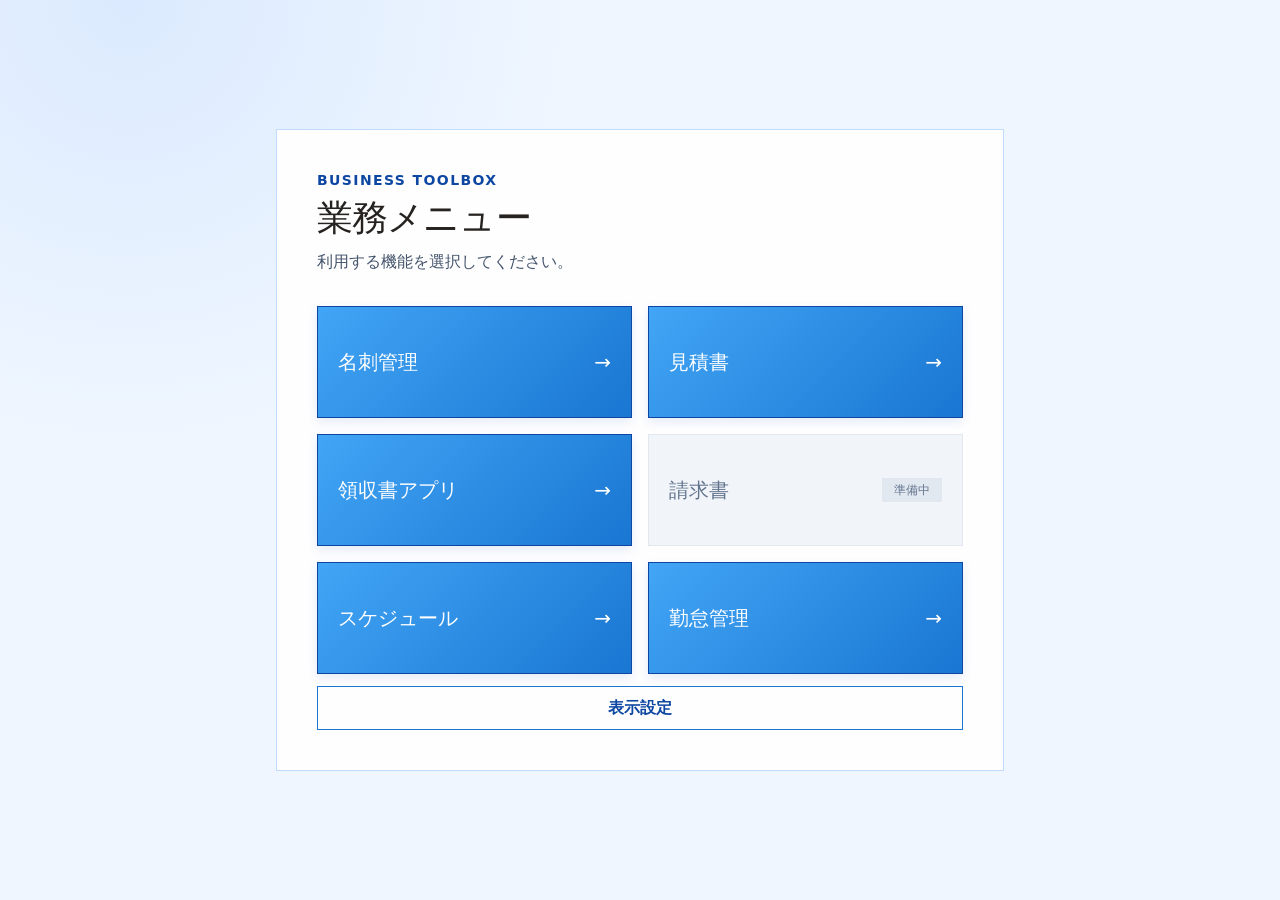
<file: docs/meishi-pocket-public/index.html>
<!DOCTYPE html>
<!-- saved from url=(0117)https://business-card-line-app-nsl.vercel.app/?token=388599201de594a2ca83cfcb5fde91845aed51deff63c4790a00a664de03b5ee -->
<html lang="ja"><head><meta http-equiv="Content-Type" content="text/html; charset=UTF-8"><meta name="viewport" content="width=device-width, initial-scale=1"><link rel="stylesheet" href="./assets/0wmx5zljvlf96.css" data-precedence="next"><link rel="preload" as="script" fetchpriority="low" href="./assets/26lyh31vdrdxx.js"><script src="./assets/07-hzktxqjvzd.js" async=""></script><script src="./assets/3mrlin8awwmf8.js" async=""></script><script src="./assets/27ljj3t19togt.js" async=""></script><script src="./assets/turbopack-1ifn1-4yifd8n.js" async=""></script><script src="./assets/158myu8e_yme3.js" async=""></script><script src="./assets/2-u-ot5edwuy4.js" async=""></script><title>名刺ポケット</title><meta name="description" content="交流会向けLINE名刺管理ツール"><script src="./assets/0cz1d0mv5g_q7.js" nomodule=""></script></head><body><div hidden=""><!--$--><!--/$--></div><div data-company-theme="true" data-theme="blue" class="theme-surface min-h-dvh"><main class="mx-auto flex min-h-dvh max-w-3xl items-center px-4 py-4 sm:px-5 sm:py-8"><section class="w-full border border-brand-soft bg-white/95 p-4 sm:p-6 md:p-10"><p class="text-xs font-semibold tracking-widest text-brand-dark sm:text-sm">BUSINESS TOOLBOX</p><h1 class="mt-1.5 text-3xl font-medium tracking-tight sm:mt-2 sm:text-4xl">業務メニュー</h1><p class="mt-2 text-sm text-slate-600 sm:mt-3 sm:text-base">利用する機能を選択してください。</p><div class="mt-5 grid grid-cols-2 gap-2 sm:mt-8 sm:gap-4"><a href="https://business-card-line-app-nsl.vercel.app/cards?token=388599201de594a2ca83cfcb5fde91845aed51deff63c4790a00a664de03b5ee" class="menu-tile menu-tile-primary flex min-h-24 flex-col items-start justify-between gap-2 border border-brand-dark p-3 text-base font-medium text-white sm:min-h-28 sm:flex-row sm:items-center sm:p-5 sm:text-xl">名刺管理 <span class="self-end sm:self-auto" aria-hidden="true">→</span></a><a href="https://rsp51522-lab.github.io/nextsaleslab-demo/" class="menu-tile menu-tile-primary flex min-h-24 flex-col items-start justify-between gap-2 border border-brand-dark p-3 text-base font-medium text-white sm:min-h-28 sm:flex-row sm:items-center sm:p-5 sm:text-xl">見積書<span class="self-end sm:self-auto" aria-hidden="true">→</span></a><a href="https://receipt-manager-line.vercel.app/?token=68d686070a11c103ffe2a378b8bf79cbea536bbee2e0b8a46d7f848a2cfa755a" class="menu-tile menu-tile-primary flex min-h-24 flex-col items-start justify-between gap-2 border border-brand-dark p-3 text-base font-medium text-white sm:min-h-28 sm:flex-row sm:items-center sm:p-5 sm:text-xl">領収書アプリ<span class="self-end sm:self-auto" aria-hidden="true">→</span></a><div aria-disabled="true" class="flex min-h-24 flex-col items-start justify-between gap-2 border border-slate-200 bg-slate-100 p-3 text-base font-medium text-slate-500 sm:min-h-28 sm:flex-row sm:items-center sm:p-5 sm:text-xl">請求書<span class="self-end bg-slate-200 px-2 py-1 text-[10px] sm:self-auto sm:px-3 sm:text-xs">準備中</span></div><a href="https://calendar.worksmobile.com/web/calendar/main?viewType=week" class="menu-tile menu-tile-primary flex min-h-24 flex-col items-start justify-between gap-2 border border-brand-dark p-3 text-base font-medium text-white sm:min-h-28 sm:flex-row sm:items-center sm:p-5 sm:text-xl">スケジュール<span class="self-end sm:self-auto" aria-hidden="true">→</span></a><a href="https://rsp51522-lab.github.io/nsl-soudansho-lp/kintai-lineworks/" class="menu-tile menu-tile-primary flex min-h-24 flex-col items-start justify-between gap-2 border border-brand-dark p-3 text-base font-medium text-white sm:min-h-28 sm:flex-row sm:items-center sm:p-5 sm:text-xl">勤怠管理<span class="self-end sm:self-auto" aria-hidden="true">→</span></a></div><a href="https://business-card-line-app-nsl.vercel.app/settings?token=388599201de594a2ca83cfcb5fde91845aed51deff63c4790a00a664de03b5ee" class="mt-3 flex min-h-11 items-center justify-center border border-brand font-semibold text-brand-dark">表示設定</a></section></main></div><!--$--><!--/$--><script src="./assets/26lyh31vdrdxx.js" id="_R_" async=""></script><script>(self.__next_f=self.__next_f||[]).push([0])</script><script>self.__next_f.push([1,"1:\"$Sreact.fragment\"\n2:I[39756,[\"/_next/static/chunks/158myu8e_yme3.js\"],\"default\"]\n3:I[37457,[\"/_next/static/chunks/158myu8e_yme3.js\"],\"default\"]\n5:I[97367,[\"/_next/static/chunks/158myu8e_yme3.js\"],\"OutletBoundary\"]\n6:\"$Sreact.suspense\"\n8:I[97367,[\"/_next/static/chunks/158myu8e_yme3.js\"],\"ViewportBoundary\"]\na:I[97367,[\"/_next/static/chunks/158myu8e_yme3.js\"],\"MetadataBoundary\"]\nc:I[46900,[\"/_next/static/chunks/158myu8e_yme3.js\"],\"default\",1]\n:HL[\"/_next/static/chunks/0wmx5zljvlf96.css\",\"style\"]\n"])</script><script>self.__next_f.push([1,"0:{\"P\":null,\"c\":[\"\",\"?token=388599201de594a2ca83cfcb5fde91845aed51deff63c4790a00a664de03b5ee\"],\"q\":\"?token=388599201de594a2ca83cfcb5fde91845aed51deff63c4790a00a664de03b5ee\",\"i\":false,\"f\":[[[\"\",{\"children\":[\"__PAGE__?{\\\"token\\\":\\\"388599201de594a2ca83cfcb5fde91845aed51deff63c4790a00a664de03b5ee\\\"}\",{}]},\"$undefined\",\"$undefined\",16],[[\"$\",\"$1\",\"c\",{\"children\":[[[\"$\",\"link\",\"0\",{\"rel\":\"stylesheet\",\"href\":\"/_next/static/chunks/0wmx5zljvlf96.css\",\"precedence\":\"next\",\"crossOrigin\":\"$undefined\",\"nonce\":\"$undefined\"}],[\"$\",\"script\",\"script-0\",{\"src\":\"/_next/static/chunks/158myu8e_yme3.js\",\"async\":true,\"nonce\":\"$undefined\"}]],[\"$\",\"html\",null,{\"lang\":\"ja\",\"children\":[\"$\",\"body\",null,{\"children\":[\"$\",\"$L2\",null,{\"parallelRouterKey\":\"children\",\"error\":\"$undefined\",\"errorStyles\":\"$undefined\",\"errorScripts\":\"$undefined\",\"template\":[\"$\",\"$L3\",null,{}],\"templateStyles\":\"$undefined\",\"templateScripts\":\"$undefined\",\"notFound\":[[[\"$\",\"title\",null,{\"children\":\"404: This page could not be found.\"}],[\"$\",\"div\",null,{\"style\":{\"fontFamily\":\"system-ui,\\\"Segoe UI\\\",Roboto,Helvetica,Arial,sans-serif,\\\"Apple Color Emoji\\\",\\\"Segoe UI Emoji\\\"\",\"height\":\"100vh\",\"textAlign\":\"center\",\"display\":\"flex\",\"flexDirection\":\"column\",\"alignItems\":\"center\",\"justifyContent\":\"center\"},\"children\":[\"$\",\"div\",null,{\"children\":[[\"$\",\"style\",null,{\"dangerouslySetInnerHTML\":{\"__html\":\"body{color:#000;background:#fff;margin:0}.next-error-h1{border-right:1px solid rgba(0,0,0,.3)}@media (prefers-color-scheme:dark){body{color:#fff;background:#000}.next-error-h1{border-right:1px solid rgba(255,255,255,.3)}}\"}}],[\"$\",\"h1\",null,{\"className\":\"next-error-h1\",\"style\":{\"display\":\"inline-block\",\"margin\":\"0 20px 0 0\",\"padding\":\"0 23px 0 0\",\"fontSize\":24,\"fontWeight\":500,\"verticalAlign\":\"top\",\"lineHeight\":\"49px\"},\"children\":404}],[\"$\",\"div\",null,{\"style\":{\"display\":\"inline-block\"},\"children\":[\"$\",\"h2\",null,{\"style\":{\"fontSize\":14,\"fontWeight\":400,\"lineHeight\":\"49px\",\"margin\":0},\"children\":\"This page could not be found.\"}]}]]}]}]],[]],\"forbidden\":\"$undefined\",\"unauthorized\":\"$undefined\"}]}]}]]}],{\"children\":[[\"$\",\"$1\",\"c\",{\"children\":[\"$L4\",[[\"$\",\"script\",\"script-0\",{\"src\":\"/_next/static/chunks/2-u-ot5edwuy4.js\",\"async\":true,\"nonce\":\"$undefined\"}]],[\"$\",\"$L5\",null,{\"children\":[\"$\",\"$6\",null,{\"name\":\"Next.MetadataOutlet\",\"children\":\"$@7\"}]}]]}],{},null,false,null]},null,false,null],[\"$\",\"$1\",\"h\",{\"children\":[null,[\"$\",\"$L8\",null,{\"children\":\"$L9\"}],[\"$\",\"div\",null,{\"hidden\":true,\"children\":[\"$\",\"$La\",null,{\"children\":[\"$\",\"$6\",null,{\"name\":\"Next.Metadata\",\"children\":\"$Lb\"}]}]}],null]}],false]],\"m\":\"$undefined\",\"G\":[\"$c\",[[\"$\",\"link\",\"0\",{\"rel\":\"stylesheet\",\"href\":\"/_next/static/chunks/0wmx5zljvlf96.css\",\"precedence\":\"next\",\"crossOrigin\":\"$undefined\",\"nonce\":\"$undefined\"}]]],\"S\":false,\"h\":null,\"s\":\"$undefined\",\"l\":\"$undefined\",\"p\":\"$undefined\",\"d\":\"$undefined\",\"b\":\"tAlg94wyhOO9NIgUwvT1R\"}\n"])</script><script>self.__next_f.push([1,"9:[[\"$\",\"meta\",\"0\",{\"charSet\":\"utf-8\"}],[\"$\",\"meta\",\"1\",{\"name\":\"viewport\",\"content\":\"width=device-width, initial-scale=1\"}]]\n7:null\nb:[[\"$\",\"title\",\"0\",{\"children\":\"名刺ポケット\"}],[\"$\",\"meta\",\"1\",{\"name\":\"description\",\"content\":\"交流会向けLINE名刺管理ツール\"}]]\n"])</script><script>self.__next_f.push([1,"d:I[79317,[\"/_next/static/chunks/158myu8e_yme3.js\",\"/_next/static/chunks/2-u-ot5edwuy4.js\"],\"default\"]\n"])</script><script>self.__next_f.push([1,"4:[\"$\",\"div\",null,{\"data-company-theme\":true,\"data-theme\":\"blue\",\"className\":\"theme-surface min-h-dvh\",\"children\":[\"$\",\"main\",null,{\"className\":\"mx-auto flex min-h-dvh max-w-3xl items-center px-4 py-4 sm:px-5 sm:py-8\",\"children\":[\"$\",\"section\",null,{\"className\":\"w-full border border-brand-soft bg-white/95 p-4 sm:p-6 md:p-10\",\"children\":[[\"$\",\"p\",null,{\"className\":\"text-xs font-semibold tracking-widest text-brand-dark sm:text-sm\",\"children\":\"BUSINESS TOOLBOX\"}],[\"$\",\"h1\",null,{\"className\":\"mt-1.5 text-3xl font-medium tracking-tight sm:mt-2 sm:text-4xl\",\"children\":\"業務メニュー\"}],[\"$\",\"p\",null,{\"className\":\"mt-2 text-sm text-slate-600 sm:mt-3 sm:text-base\",\"children\":\"利用する機能を選択してください。\"}],[\"$\",\"div\",null,{\"className\":\"mt-5 grid grid-cols-2 gap-2 sm:mt-8 sm:gap-4\",\"children\":[[\"$\",\"$Ld\",null,{\"token\":\"388599201de594a2ca83cfcb5fde91845aed51deff63c4790a00a664de03b5ee\",\"className\":\"menu-tile menu-tile-primary flex min-h-24 flex-col items-start justify-between gap-2 border border-brand-dark p-3 text-base font-medium text-white sm:min-h-28 sm:flex-row sm:items-center sm:p-5 sm:text-xl\",\"children\":[\"名刺管理 \",[\"$\",\"span\",null,{\"className\":\"self-end sm:self-auto\",\"aria-hidden\":true,\"children\":\"→\"}]]}],[[\"$\",\"a\",\"見積書\",{\"href\":\"https://rsp51522-lab.github.io/nextsaleslab-demo/\",\"className\":\"menu-tile menu-tile-primary flex min-h-24 flex-col items-start justify-between gap-2 border border-brand-dark p-3 text-base font-medium text-white sm:min-h-28 sm:flex-row sm:items-center sm:p-5 sm:text-xl\",\"children\":[\"見積書\",[\"$\",\"span\",null,{\"className\":\"self-end sm:self-auto\",\"aria-hidden\":true,\"children\":\"→\"}]]}],[\"$\",\"a\",\"領収書アプリ\",{\"href\":\"https://receipt-manager-line.vercel.app/?token=68d686070a11c103ffe2a378b8bf79cbea536bbee2e0b8a46d7f848a2cfa755a\",\"className\":\"menu-tile menu-tile-primary flex min-h-24 flex-col items-start justify-between gap-2 border border-brand-dark p-3 text-base font-medium text-white sm:min-h-28 sm:flex-row sm:items-center sm:p-5 sm:text-xl\",\"children\":[\"領収書アプリ\",[\"$\",\"span\",null,{\"className\":\"self-end sm:self-auto\",\"aria-hidden\":true,\"children\":\"→\"}]]}],[\"$\",\"div\",\"請求書\",{\"aria-disabled\":\"true\",\"className\":\"flex min-h-24 flex-col items-start justify-between gap-2 border border-slate-200 bg-slate-100 p-3 text-base font-medium text-slate-500 sm:min-h-28 sm:flex-row sm:items-center sm:p-5 sm:text-xl\",\"children\":[\"請求書\",[\"$\",\"span\",null,{\"className\":\"self-end bg-slate-200 px-2 py-1 text-[10px] sm:self-auto sm:px-3 sm:text-xs\",\"children\":\"準備中\"}]]}],[\"$\",\"a\",\"スケジュール\",{\"href\":\"https://calendar.worksmobile.com/web/calendar/main?viewType=week\",\"className\":\"menu-tile menu-tile-primary flex min-h-24 flex-col items-start justify-between gap-2 border border-brand-dark p-3 text-base font-medium text-white sm:min-h-28 sm:flex-row sm:items-center sm:p-5 sm:text-xl\",\"children\":[\"スケジュール\",[\"$\",\"span\",null,{\"className\":\"self-end sm:self-auto\",\"aria-hidden\":true,\"children\":\"→\"}]]}],[\"$\",\"a\",\"勤怠管理\",{\"href\":\"https://rsp51522-lab.github.io/nsl-soudansho-lp/kintai-lineworks/\",\"className\":\"menu-tile menu-tile-primary flex min-h-24 flex-col items-start justify-between gap-2 border border-brand-dark p-3 text-base font-medium text-white sm:min-h-28 sm:flex-row sm:items-center sm:p-5 sm:text-xl\",\"children\":[\"勤怠管理\",[\"$\",\"span\",null,{\"className\":\"self-end sm:self-auto\",\"aria-hidden\":true,\"children\":\"→\"}]]}]]]}],[\"$\",\"a\",null,{\"href\":\"/settings?token=388599201de594a2ca83cfcb5fde91845aed51deff63c4790a00a664de03b5ee\",\"className\":\"mt-3 flex min-h-11 items-center justify-center border border-brand font-semibold text-brand-dark\",\"children\":\"表示設定\"}]]}]}]}]\n"])</script><next-route-announcer style="position: absolute;"><template shadowrootmode="open"><div aria-live="assertive" id="__next-route-announcer__" role="alert" style="position: absolute; border: 0px; height: 1px; margin: -1px; padding: 0px; width: 1px; clip: rect(0px, 0px, 0px, 0px); overflow: hidden; white-space: nowrap; overflow-wrap: normal;"></div></template></next-route-announcer></body></html>
</file>
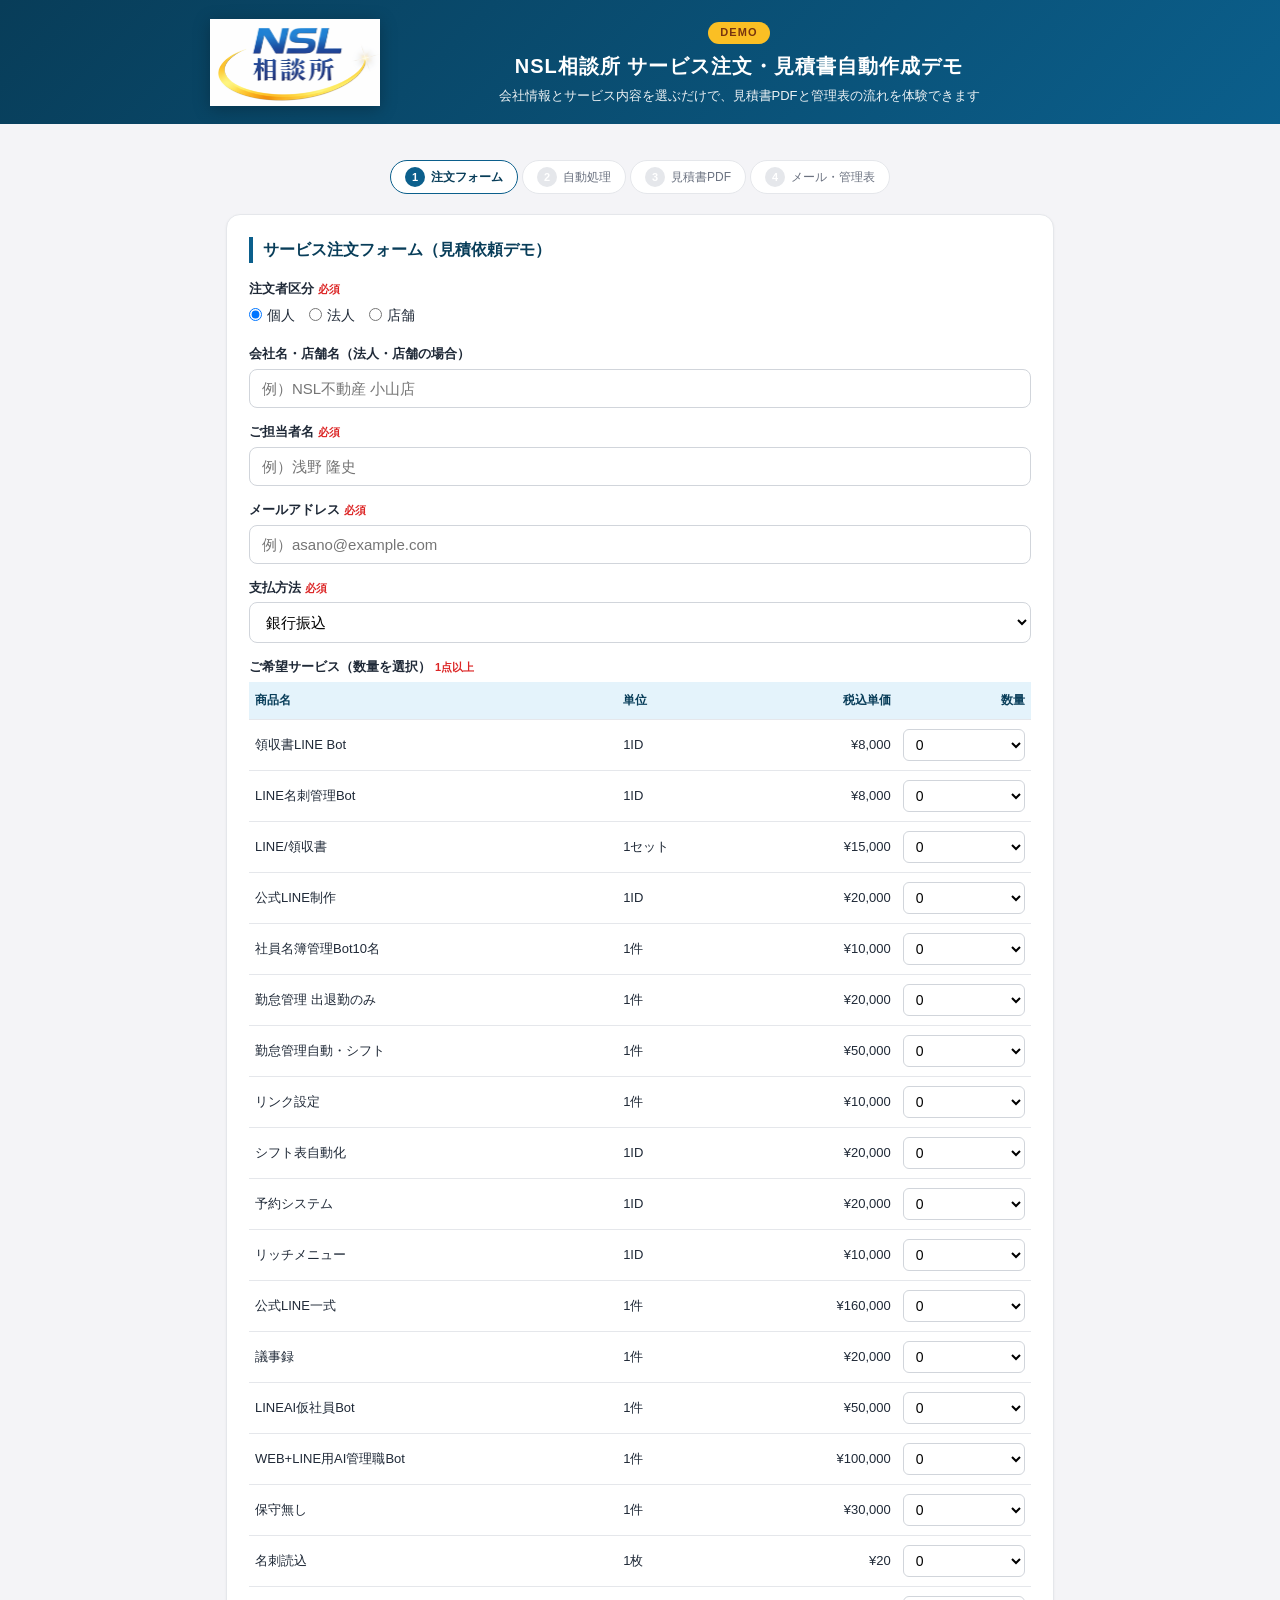
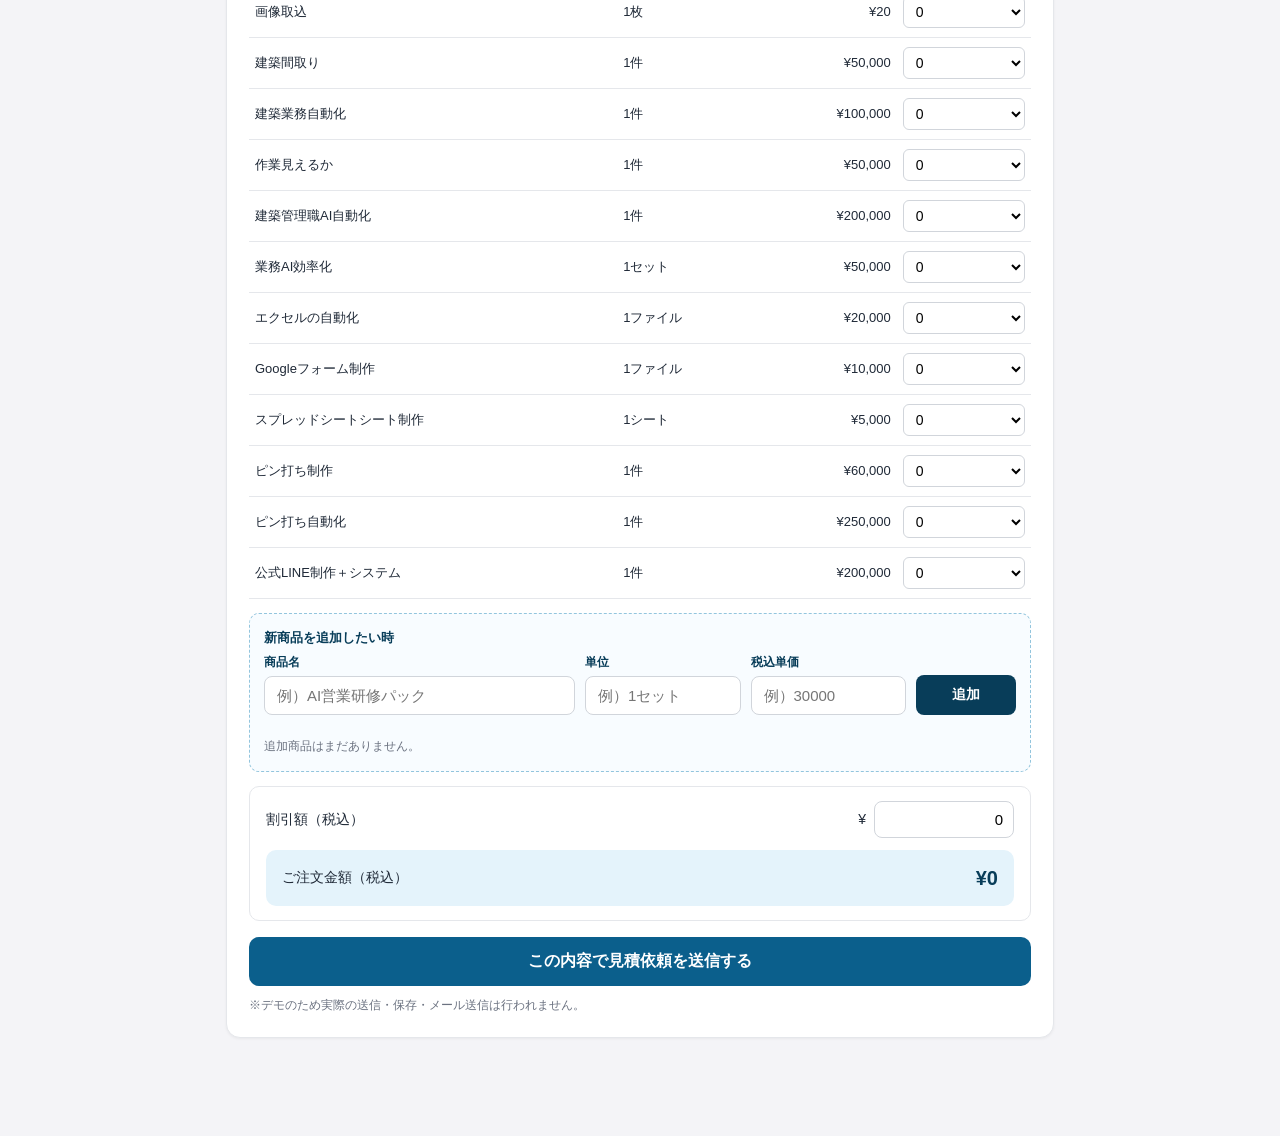
<file: docs/nsl-service-demo/index.html>
<!DOCTYPE html>
<html lang="ja">
<head>
<meta charset="UTF-8">
<meta name="viewport" content="width=device-width, initial-scale=1.0">
<title>NSL相談所 サービス見積デモ</title>
<style>
  :root {
    --main: #0b5f8c;
    --main-light: #e4f3fb;
    --main-dark: #083d59;
    --green: #059669;
    --green-light: #d1fae5;
    --gray: #6b7280;
    --bg: #f4f4f7;
    --card: #ffffff;
    --border: #e5e7eb;
    --red: #dc2626;
  }
  * { box-sizing: border-box; margin: 0; padding: 0; }
  body {
    font-family: "Hiragino Kaku Gothic ProN", "Hiragino Sans", "Yu Gothic", Meiryo, sans-serif;
    background: var(--bg);
    color: #1f2937;
    line-height: 1.6;
  }
  .wrap { max-width: 860px; margin: 0 auto; padding: 16px 16px 80px; }
  header {
    background: linear-gradient(135deg, var(--main-dark), var(--main));
    color: #fff;
    padding: 18px 16px;
  }
  .header-inner {
    max-width: 860px;
    margin: 0 auto;
    display: flex;
    align-items: center;
    gap: 18px;
  }
  .header-logo {
    flex: 0 0 180px;
    display: flex;
    justify-content: flex-start;
    align-items: center;
  }
  .header-logo img {
    width: 170px;
    max-width: 100%;
    height: auto;
    display: block;
    filter: drop-shadow(0 3px 8px rgba(0, 0, 0, 0.25));
  }
  .header-copy {
    flex: 1;
    text-align: center;
  }
  header h1 { font-size: 20px; letter-spacing: .05em; }
  header p { font-size: 13px; opacity: .92; margin-top: 4px; }
  .demo-badge {
    display: inline-block;
    background: #fbbf24;
    color: #78350f;
    font-size: 11px;
    font-weight: bold;
    border-radius: 999px;
    padding: 2px 12px;
    margin-bottom: 6px;
    letter-spacing: .1em;
  }
  .steps {
    display: flex;
    justify-content: center;
    gap: 4px;
    margin: 20px 0;
    flex-wrap: wrap;
  }
  .step {
    display: flex;
    align-items: center;
    gap: 6px;
    font-size: 12px;
    color: var(--gray);
    background: var(--card);
    border: 1px solid var(--border);
    border-radius: 999px;
    padding: 6px 14px;
  }
  .step .num {
    width: 20px;
    height: 20px;
    border-radius: 50%;
    background: var(--border);
    color: #fff;
    display: flex;
    align-items: center;
    justify-content: center;
    font-size: 11px;
    font-weight: bold;
  }
  .step.active { border-color: var(--main); color: var(--main-dark); font-weight: bold; }
  .step.active .num { background: var(--main); }
  .step.done { color: var(--green); border-color: var(--green); }
  .step.done .num { background: var(--green); }
  .card {
    background: var(--card);
    border: 1px solid var(--border);
    border-radius: 14px;
    padding: 22px;
    margin-bottom: 18px;
    box-shadow: 0 1px 3px rgba(0,0,0,.05);
  }
  .card h2 {
    font-size: 16px;
    color: var(--main-dark);
    border-left: 4px solid var(--main);
    padding-left: 10px;
    margin-bottom: 16px;
  }
  .field { margin-bottom: 14px; }
  .field label { display: block; font-size: 13px; font-weight: bold; margin-bottom: 4px; }
  .field .req { color: var(--red); font-size: 11px; margin-left: 4px; }
  .field input[type=text], .field input[type=email], .field select, .field textarea {
    width: 100%;
    padding: 10px 12px;
    border: 1px solid #d1d5db;
    border-radius: 8px;
    font-size: 15px;
    background: #fff;
  }
  .field input:focus, .field select:focus, .field textarea:focus {
    outline: 2px solid var(--main-light);
    border-color: var(--main);
  }
  .radio-row { display: flex; gap: 14px; flex-wrap: wrap; }
  .radio-row label {
    font-weight: normal;
    font-size: 14px;
    display: flex;
    align-items: center;
    gap: 5px;
  }
  table.products { width: 100%; border-collapse: collapse; font-size: 13px; }
  table.products th, table.products td {
    border-bottom: 1px solid var(--border);
    padding: 9px 6px;
    text-align: left;
    vertical-align: middle;
  }
  table.products th {
    background: var(--main-light);
    color: var(--main-dark);
    font-size: 12px;
  }
  table.products td.num, table.products th.num { text-align: right; white-space: nowrap; }
  table.products select {
    padding: 6px 8px;
    border-radius: 6px;
    border: 1px solid #d1d5db;
    font-size: 14px;
  }
  .custom-product-box {
    margin-top: 14px;
    padding: 14px;
    border: 1px dashed #93c5dd;
    border-radius: 10px;
    background: #f8fcff;
  }
  .custom-grid {
    display: grid;
    grid-template-columns: 2fr 1fr 1fr 100px;
    gap: 10px;
    align-items: end;
  }
  .mini-label {
    display: block;
    font-size: 12px;
    font-weight: bold;
    color: var(--main-dark);
    margin-bottom: 4px;
  }
  .mini-field input {
    width: 100%;
    padding: 9px 10px;
    border: 1px solid #d1d5db;
    border-radius: 8px;
    font-size: 14px;
    background: #fff;
  }
  .mini-button {
    height: 40px;
    border: none;
    border-radius: 8px;
    background: var(--main-dark);
    color: #fff;
    font-size: 14px;
    font-weight: bold;
    cursor: pointer;
  }
  .mini-button:hover { background: var(--main); }
  .custom-list {
    margin-top: 12px;
    display: grid;
    gap: 8px;
  }
  .custom-row {
    display: grid;
    grid-template-columns: minmax(0, 1fr) 100px 110px 80px 80px;
    gap: 8px;
    align-items: center;
    padding: 10px 12px;
    background: #fff;
    border: 1px solid var(--border);
    border-radius: 8px;
    font-size: 13px;
  }
  .custom-row strong { color: var(--main-dark); }
  .remove-btn {
    border: 1px solid #ef4444;
    border-radius: 8px;
    background: #fff5f5;
    color: #b91c1c;
    padding: 8px 10px;
    font-size: 12px;
    font-weight: bold;
    cursor: pointer;
  }
  .summary-box {
    margin-top: 14px;
    padding: 14px 16px;
    border-radius: 10px;
    background: #fff;
    border: 1px solid var(--border);
  }
  .summary-row {
    display: flex;
    justify-content: space-between;
    align-items: center;
    gap: 12px;
    margin-bottom: 10px;
    font-size: 14px;
  }
  .summary-row:last-child { margin-bottom: 0; }
  .discount-input {
    display: flex;
    align-items: center;
    gap: 8px;
  }
  .discount-input input {
    width: 140px;
    padding: 9px 10px;
    border: 1px solid #d1d5db;
    border-radius: 8px;
    font-size: 15px;
    text-align: right;
  }
  .total-box {
    background: var(--main-light);
    border-radius: 10px;
    padding: 12px 16px;
    margin-top: 12px;
    display: flex;
    justify-content: space-between;
    align-items: center;
    font-size: 14px;
  }
  .total-box strong { font-size: 20px; color: var(--main-dark); }
  .btn {
    display: inline-block;
    width: 100%;
    background: var(--main);
    color: #fff;
    border: none;
    border-radius: 10px;
    font-size: 16px;
    font-weight: bold;
    padding: 14px;
    cursor: pointer;
    margin-top: 16px;
    transition: background .2s;
  }
  .btn:hover { background: var(--main-dark); }
  .btn.sub { background: #fff; color: var(--main); border: 2px solid var(--main); }
  .btn.sub:hover { background: var(--main-light); }
  .error-msg { color: var(--red); font-size: 13px; margin-top: 10px; display: none; }
  .flow { list-style: none; }
  .flow li {
    display: flex;
    align-items: center;
    gap: 12px;
    padding: 11px 6px;
    border-bottom: 1px dashed var(--border);
    font-size: 14px;
    color: #9ca3af;
    transition: color .3s;
  }
  .flow li:last-child { border-bottom: none; }
  .flow .icon {
    width: 26px;
    height: 26px;
    border-radius: 50%;
    background: var(--border);
    color: #fff;
    display: flex;
    align-items: center;
    justify-content: center;
    font-size: 13px;
    flex-shrink: 0;
    transition: background .3s;
  }
  .flow li.running { color: var(--main-dark); font-weight: bold; }
  .flow li.running .icon { background: var(--main); animation: pulse 1s infinite; }
  .flow li.done { color: #1f2937; }
  .flow li.done .icon { background: var(--green); }
  .flow li .detail { font-size: 11px; color: var(--gray); font-weight: normal; display: block; }
  @keyframes pulse {
    0%,100% { transform: scale(1); }
    50% { transform: scale(1.15); }
  }
  .estimate {
    border: 1px solid #c7c7c7;
    background: #fff;
    padding: 28px 26px;
    font-size: 13px;
    max-width: 640px;
    margin: 0 auto;
  }
  .estimate .doc-title {
    text-align: center;
    font-size: 22px;
    letter-spacing: .5em;
    text-indent: .5em;
    border-bottom: 3px double #333;
    padding-bottom: 8px;
    margin-bottom: 18px;
  }
  .est-head {
    display: flex;
    justify-content: space-between;
    flex-wrap: wrap;
    gap: 10px;
    margin-bottom: 14px;
  }
  .est-addressee {
    font-size: 16px;
    border-bottom: 1px solid #333;
    padding: 4px 30px 4px 4px;
  }
  .est-company { font-size: 11px; text-align: right; color: #374151; }
  .est-company .co-name { font-size: 14px; font-weight: bold; color: #111; }
  .est-total {
    background: var(--main-light);
    display: inline-block;
    padding: 8px 22px;
    font-size: 15px;
    font-weight: bold;
    border: 1px solid var(--main);
    margin: 10px 0 16px;
  }
  table.est-items { width: 100%; border-collapse: collapse; font-size: 12px; margin-bottom: 12px; }
  table.est-items th, table.est-items td { border: 1px solid #9ca3af; padding: 6px 8px; }
  table.est-items th { background: var(--main-light); }
  table.est-items td.num { text-align: right; }
  .est-sums { width: 240px; margin-left: auto; font-size: 13px; }
  .est-sums div {
    display: flex;
    justify-content: space-between;
    border-bottom: 1px solid #d1d5db;
    padding: 4px 6px;
  }
  .est-sums div.grand {
    font-weight: bold;
    background: var(--main-light);
    border: 1px solid var(--main);
  }
  .est-note { margin-top: 14px; font-size: 11px; color: #4b5563; }
  .filename-chip {
    display: flex;
    align-items: center;
    gap: 8px;
    background: #fef3c7;
    border: 1px solid #f59e0b;
    border-radius: 8px;
    padding: 10px 14px;
    font-size: 13px;
    margin: 14px auto;
    max-width: 640px;
    word-break: break-all;
  }
  .mail {
    border: 1px solid var(--border);
    border-radius: 10px;
    overflow: hidden;
    margin-bottom: 16px;
  }
  .mail .mail-head {
    background: #f9fafb;
    padding: 10px 14px;
    font-size: 12px;
    border-bottom: 1px solid var(--border);
  }
  .mail .mail-head .subject { font-size: 14px; font-weight: bold; color: #111; }
  .mail .mail-body { padding: 14px; font-size: 13px; white-space: pre-wrap; }
  .attach {
    display: inline-flex;
    align-items: center;
    gap: 6px;
    background: var(--main-light);
    border-radius: 6px;
    padding: 5px 10px;
    font-size: 12px;
    color: var(--main-dark);
    margin: 8px 14px 14px;
  }
  .tag {
    display: inline-block;
    font-size: 10px;
    font-weight: bold;
    border-radius: 4px;
    padding: 1px 8px;
    margin-left: 6px;
    vertical-align: middle;
  }
  .tag.customer { background: var(--green-light); color: var(--green); }
  .tag.admin { background: #fee2e2; color: var(--red); }
  .sheet-wrap { overflow-x: auto; }
  table.sheet { border-collapse: collapse; font-size: 11px; white-space: nowrap; }
  table.sheet th, table.sheet td { border: 1px solid #cbd5e1; padding: 5px 8px; }
  table.sheet th { background: var(--main-dark); color: #fff; font-weight: normal; }
  table.sheet td.link { color: #2563eb; text-decoration: underline; }
  table.sheet td.link a { color: #2563eb; cursor: pointer; }
  .filename-chip a {
    color: #92400e;
    font-weight: bold;
    cursor: pointer;
    text-decoration: underline;
    white-space: nowrap;
    margin-left: auto;
  }
  .sheet-label { font-size: 12px; font-weight: bold; color: var(--main-dark); margin: 14px 0 6px; }
  .hidden { display: none; }
  .center { text-align: center; }
  .note { font-size: 12px; color: var(--gray); margin-top: 10px; }
  [contenteditable="true"] { cursor: text; }
  [contenteditable="true"]:hover { outline: 2px dashed #f59e0b; outline-offset: 2px; }
  [contenteditable="true"]:focus { outline: 2px solid var(--main); outline-offset: 2px; background: #fffdf3; }
  .edit-hint {
    display: inline-block;
    font-size: 12px;
    color: #92400e;
    background: #fef3c7;
    border: 1px solid #f59e0b;
    border-radius: 6px;
    padding: 5px 12px;
    margin-bottom: 10px;
  }
  @media (max-width: 640px) {
    .header-inner { flex-direction: column; gap: 10px; }
    .header-logo { flex-basis: auto; justify-content: center; }
    .header-copy { text-align: center; }
    .card { padding: 16px; }
    .estimate { padding: 18px 14px; }
    .filename-chip { flex-wrap: wrap; }
    .custom-grid { grid-template-columns: 1fr; }
    .custom-row { grid-template-columns: 1fr; }
    .discount-input { width: 100%; justify-content: space-between; }
    .discount-input input { width: 120px; }
  }
</style>
</head>
<body>

<header>
  <div class="header-inner">
    <div class="header-logo">
      <img src="./assets/nsl-logo.png" alt="NSL相談所ロゴ">
    </div>
    <div class="header-copy">
      <div class="demo-badge">DEMO</div>
      <h1>NSL相談所 サービス注文・見積書自動作成デモ</h1>
      <p>会社情報とサービス内容を選ぶだけで、見積書PDFと管理表の流れを体験できます</p>
    </div>
  </div>
</header>

<div class="wrap">
  <div class="steps">
    <div class="step active" id="stepTab1"><span class="num">1</span>注文フォーム</div>
    <div class="step" id="stepTab2"><span class="num">2</span>自動処理</div>
    <div class="step" id="stepTab3"><span class="num">3</span>見積書PDF</div>
    <div class="step" id="stepTab4"><span class="num">4</span>メール・管理表</div>
  </div>

  <section id="screen1">
    <div class="card">
      <h2>サービス注文フォーム（見積依頼デモ）</h2>

      <div class="field">
        <label>注文者区分<span class="req">必須</span></label>
        <div class="radio-row">
          <label><input type="radio" name="ctype" value="個人" checked>個人</label>
          <label><input type="radio" name="ctype" value="法人">法人</label>
          <label><input type="radio" name="ctype" value="店舗">店舗</label>
        </div>
      </div>

      <div class="field">
        <label>会社名・店舗名（法人・店舗の場合）</label>
        <input type="text" id="company" placeholder="例）NSL不動産 小山店">
      </div>

      <div class="field">
        <label>ご担当者名<span class="req">必須</span></label>
        <input type="text" id="name" placeholder="例）浅野 隆史">
      </div>

      <div class="field">
        <label>メールアドレス<span class="req">必須</span></label>
        <input type="email" id="email" placeholder="例）asano@example.com">
      </div>

      <div class="field">
        <label>支払方法<span class="req">必須</span></label>
        <select id="payment">
          <option>銀行振込</option>
          <option>現金</option>
          <option>請求書払い</option>
        </select>
      </div>

      <div class="field">
        <label>ご希望サービス（数量を選択）<span class="req">1点以上</span></label>
        <table class="products">
          <thead>
            <tr><th>商品名</th><th>単位</th><th class="num">税込単価</th><th class="num">数量</th></tr>
          </thead>
          <tbody id="productRows"></tbody>
        </table>

        <div class="custom-product-box">
          <label class="mini-label">新商品を追加したい時</label>
          <div class="custom-grid">
            <div class="mini-field">
              <span class="mini-label">商品名</span>
              <input type="text" id="customName" placeholder="例）AI営業研修パック">
            </div>
            <div class="mini-field">
              <span class="mini-label">単位</span>
              <input type="text" id="customUnit" placeholder="例）1セット">
            </div>
            <div class="mini-field">
              <span class="mini-label">税込単価</span>
              <input type="text" id="customPrice" placeholder="例）30000">
            </div>
            <button type="button" class="mini-button" onclick="addCustomProduct()">追加</button>
          </div>
          <div class="custom-list" id="customProductList"></div>
        </div>
      </div>

      <div class="summary-box">
        <div class="summary-row">
          <span>割引額（税込）</span>
          <div class="discount-input">
            <span>¥</span>
            <input type="text" id="discount" value="0" inputmode="numeric" oninput="updateTotal()">
          </div>
        </div>
        <div class="total-box">
          <span>ご注文金額（税込）</span>
          <strong id="liveTotal">¥0</strong>
        </div>
      </div>

      <p class="error-msg" id="formError"></p>
      <button class="btn" onclick="submitOrder()">この内容で見積依頼を送信する</button>
      <p class="note">※デモのため実際の送信・保存・メール送信は行われません。</p>
    </div>
  </section>

  <section id="screen2" class="hidden">
    <div class="card">
      <h2>フォーム送信後、システムが自動で処理します</h2>
      <ul class="flow" id="flowList"></ul>
      <p class="note center" id="flowNote">処理中…（実際の所要時間は約30秒〜1分です）</p>
    </div>
  </section>

  <section id="screen3" class="hidden">
    <div class="card">
      <h2>御見積書PDFが自動作成されました</h2>

      <div class="filename-chip">
        <span>📄</span><span>Googleドライブに保存：<b id="pdfFileName"></b></span>
        <a onclick="openPdfDemo()">PDFを開く</a>
      </div>

      <p class="edit-hint">✏️ 見積書は直接クリックして自由に書き換えできます（宛名・件名・明細・金額など）</p>
      <div class="estimate" contenteditable="true" spellcheck="false">
        <div class="doc-title">御見積書</div>
        <div class="est-head">
          <div>
            <div class="est-addressee" id="estAddressee"></div>
            <div style="margin-top:10px;">下記の通りお見積り申し上げます。</div>
            <div class="est-total">お見積金額　<span id="estTotalTop"></span>（税込）</div>
          </div>
          <div class="est-company">
            発行日：<span id="estDate"></span><br>
            注文番号：<span id="estOrderNo"></span><br><br>
            <span class="co-name">NSL相談所</span><br>
            代表 浅野隆史<br>
            〒323-0807 栃木県小山市城東7-6-11<br>
            TEL：090-8100-1417<br>
            MAIL：asano@nextsaleslab.com
          </div>
        </div>

        <table class="est-items">
          <thead>
            <tr><th>商品名</th><th>単位</th><th class="num">数量</th><th class="num">単価（税抜）</th><th class="num">金額（税抜）</th></tr>
          </thead>
          <tbody id="estItems"></tbody>
        </table>

        <div class="est-sums">
          <div><span>小計（税抜）</span><span id="estSubtotal"></span></div>
          <div><span>消費税（10%）</span><span id="estTax"></span></div>
          <div><span>割引（税込）</span><span id="estDiscount"></span></div>
          <div class="grand"><span>合計金額</span><span id="estTotal"></span></div>
        </div>

        <div class="est-note">
          お問い合わせ：090-8100-1417 / asano@nextsaleslab.com<br>
          ※本書はNSL相談所のデモ用サンプルです。
        </div>
      </div>

      <button class="btn" onclick="showScreen(4)">送信されるメールと管理表を見る</button>
    </div>
  </section>

  <section id="screen4" class="hidden">
    <div class="card">
      <p class="edit-hint">✏️ メールの件名・本文もクリックして書き換えできます</p>
      <h2>お客様へ自動送信されるメール<span class="tag customer">顧客宛</span></h2>
      <div class="mail">
        <div class="mail-head">
          <div>宛先：<span id="mailTo" contenteditable="true" spellcheck="false"></span></div>
          <div class="subject" contenteditable="true" spellcheck="false">件名：NSL相談所より御見積書を送付いたします</div>
        </div>
        <div class="mail-body" id="mailBody" contenteditable="true" spellcheck="false"></div>
        <div class="attach">📎 <span id="mailAttach"></span></div>
      </div>

      <h2>管理者へ届く通知メール<span class="tag admin">管理者宛</span></h2>
      <div class="mail">
        <div class="mail-head">
          <div>宛先：asano@nextsaleslab.com</div>
          <div class="subject" id="adminSubject" contenteditable="true" spellcheck="false"></div>
        </div>
        <div class="mail-body" id="adminBody" contenteditable="true" spellcheck="false"></div>
      </div>
    </div>

    <div class="card">
      <h2>スプレッドシートも自動更新されます</h2>

      <div class="sheet-label">■ 注文管理シート</div>
      <div class="sheet-wrap">
        <table class="sheet">
          <thead><tr><th>注文番号</th><th>顧客番号</th><th>お客様名</th><th>注文商品</th><th>税込合計</th><th>注文状況</th><th>見積書PDF</th></tr></thead>
          <tbody><tr id="orderRow"></tr></tbody>
        </table>
      </div>

      <div class="sheet-label">■ 顧客管理シート（初回は新規登録・2回目以降は自動更新）</div>
      <div class="sheet-wrap">
        <table class="sheet">
          <thead><tr><th>顧客番号</th><th>会社名・店舗名</th><th>お客様名</th><th>メールアドレス</th><th>注文回数</th><th>見積書PDF</th></tr></thead>
          <tbody><tr id="customerRow"></tr></tbody>
        </table>
      </div>

      <div class="sheet-label">■ フォーム回答シート</div>
      <div class="sheet-wrap">
        <table class="sheet">
          <thead><tr><th>タイムスタンプ</th><th>お客様名</th><th>処理状況</th><th>注文番号</th><th>見積書PDF</th></tr></thead>
          <tbody><tr id="formRow"></tr></tbody>
        </table>
      </div>

      <button class="btn sub" onclick="resetDemo()">もう一度はじめから試す</button>
    </div>
  </section>
</div>

<script>
  var PRODUCTS = [
    { code: "NSL001", name: "領収書LINE Bot", unit: "1ID", priceIncl: 8000 },
    { code: "NSL002", name: "LINE名刺管理Bot", unit: "1ID", priceIncl: 8000 },
    { code: "NSL003", name: "LINE/領収書", unit: "1セット", priceIncl: 15000 },
    { code: "NSL004", name: "公式LINE制作", unit: "1ID", priceIncl: 20000 },
    { code: "NSL005", name: "社員名簿管理Bot10名", unit: "1件", priceIncl: 10000 },
    { code: "NSL006", name: "勤怠管理 出退勤のみ", unit: "1件", priceIncl: 20000 },
    { code: "NSL007", name: "勤怠管理自動・シフト", unit: "1件", priceIncl: 50000 },
    { code: "NSL008", name: "リンク設定", unit: "1件", priceIncl: 10000 },
    { code: "NSL009", name: "シフト表自動化", unit: "1ID", priceIncl: 20000 },
    { code: "NSL010", name: "予約システム", unit: "1ID", priceIncl: 20000 },
    { code: "NSL011", name: "リッチメニュー", unit: "1ID", priceIncl: 10000 },
    { code: "NSL012", name: "公式LINE一式", unit: "1件", priceIncl: 160000 },
    { code: "NSL013", name: "議事録", unit: "1件", priceIncl: 20000 },
    { code: "NSL014", name: "LINEAI仮社員Bot", unit: "1件", priceIncl: 50000 },
    { code: "NSL015", name: "WEB+LINE用AI管理職Bot", unit: "1件", priceIncl: 100000 },
    { code: "NSL016", name: "保守無し", unit: "1件", priceIncl: 30000 },
    { code: "NSL017", name: "名刺読込", unit: "1枚", priceIncl: 20 },
    { code: "NSL018", name: "画像取込", unit: "1枚", priceIncl: 20 },
    { code: "NSL019", name: "建築間取り", unit: "1件", priceIncl: 50000 },
    { code: "NSL020", name: "建築業務自動化", unit: "1件", priceIncl: 100000 },
    { code: "NSL021", name: "作業見えるか", unit: "1件", priceIncl: 50000 },
    { code: "NSL022", name: "建築管理職AI自動化", unit: "1件", priceIncl: 200000 },
    { code: "NSL023", name: "業務AI効率化", unit: "1セット", priceIncl: 50000 },
    { code: "NSL024", name: "エクセルの自動化", unit: "1ファイル", priceIncl: 20000 },
    { code: "NSL025", name: "Googleフォーム制作", unit: "1ファイル", priceIncl: 10000 },
    { code: "NSL026", name: "スプレッドシートシート制作", unit: "1シート", priceIncl: 5000 },
    { code: "NSL027", name: "ピン打ち制作", unit: "1件", priceIncl: 60000 },
    { code: "NSL028", name: "ピン打ち自動化", unit: "1件", priceIncl: 250000 },
    { code: "NSL029", name: "公式LINE制作＋システム", unit: "1件", priceIncl: 200000 }
  ];
  var TAX_RATE = 0.1;
  var customProducts = [];
  var FLOW_STEPS = [
    ["フォーム回答シートへ追加", "お客様情報と希望サービスを自動記録します"],
    ["注文番号を発行", "例: NSL-20260725-001 の形で自動採番します"],
    ["顧客管理へ登録・更新", "新規登録または既存顧客の履歴更新を行います"],
    ["注文内容と金額を集計", "数量・単価・合計を自動計算します"],
    ["見積書データへ反映", "宛名・明細・金額を自動入力します"],
    ["御見積書をPDF化", "そのまま送れる形でPDF化します"],
    ["Googleドライブへ保存", "会社名または担当者名つきで保存します"],
    ["管理表へURLを書き込み", "後から検索しやすいように残します"],
    ["お客様へ見積書メールを作成", "添付付きメールの内容を整えます"],
    ["管理者へ完了通知", "浅野様へ完了連絡を送ります"]
  ];
  var state = {};

  function yen(n) { return "¥" + Number(n).toLocaleString("ja-JP"); }
  function pad(n, len) { return String(n).padStart(len, "0"); }
  function parseMoney(text) {
    var cleaned = String(text || "").replace(/[^\d-]/g, "");
    return cleaned ? Number(cleaned) : 0;
  }

  function todayStr(sep) {
    var d = new Date();
    return d.getFullYear() + sep + pad(d.getMonth() + 1, 2) + sep + pad(d.getDate(), 2);
  }

  function taxExclusive(priceIncl) {
    return Math.round(priceIncl / (1 + TAX_RATE));
  }

  function initProducts() {
    var tbody = document.getElementById("productRows");
    tbody.innerHTML = PRODUCTS.map(function(p, i) {
      var options = "";
      for (var q = 0; q <= 10; q++) options += '<option value="' + q + '">' + q + "</option>";
      return "<tr>" +
        "<td>" + p.name + "</td>" +
        "<td>" + p.unit + "</td>" +
        '<td class="num">' + yen(p.priceIncl) + "</td>" +
        '<td class="num"><select id="qty' + i + '" onchange="updateTotal()">' + options + "</select></td>" +
        "</tr>";
    }).join("");
  }

  function renderCustomProducts() {
    var list = document.getElementById("customProductList");
    if (!customProducts.length) {
      list.innerHTML = '<div class="note">追加商品はまだありません。</div>';
      return;
    }
    list.innerHTML = customProducts.map(function(item, index) {
      return '<div class="custom-row">' +
        "<strong>" + item.name + "</strong>" +
        "<span>" + item.unit + "</span>" +
        '<span class="num">' + yen(item.priceIncl) + "</span>" +
        '<span>数量 ' + item.qty + "</span>" +
        '<button type="button" class="remove-btn" onclick="removeCustomProduct(' + index + ')">削除</button>' +
        "</div>";
    }).join("");
  }

  function addCustomProduct() {
    var name = document.getElementById("customName").value.trim();
    var unit = document.getElementById("customUnit").value.trim() || "1件";
    var priceIncl = parseMoney(document.getElementById("customPrice").value);
    if (!name || priceIncl <= 0) {
      alert("新商品は商品名と税込単価を入れてください。");
      return;
    }
    customProducts.push({
      code: "CUSTOM" + pad(customProducts.length + 1, 3),
      name: name,
      unit: unit,
      qty: 1,
      priceIncl: priceIncl
    });
    document.getElementById("customName").value = "";
    document.getElementById("customUnit").value = "";
    document.getElementById("customPrice").value = "";
    renderCustomProducts();
    updateTotal();
  }

  function removeCustomProduct(index) {
    customProducts.splice(index, 1);
    renderCustomProducts();
    updateTotal();
  }

  function collectItems() {
    var items = [];
    PRODUCTS.forEach(function(p, i) {
      var qty = Number(document.getElementById("qty" + i).value);
      if (qty > 0) {
        var unitEx = taxExclusive(p.priceIncl);
        items.push({
          name: p.name,
          unit: p.unit,
          qty: qty,
          unitEx: unitEx,
          subtotalEx: unitEx * qty,
          subtotalIncl: p.priceIncl * qty
        });
      }
    });
    customProducts.forEach(function(p) {
      var unitEx = taxExclusive(p.priceIncl);
      items.push({
        name: p.name,
        unit: p.unit,
        qty: p.qty,
        unitEx: unitEx,
        subtotalEx: unitEx * p.qty,
        subtotalIncl: p.priceIncl * p.qty
      });
    });
    return items;
  }

  function updateTotal() {
    var items = collectItems();
    var gross = items.reduce(function(sum, item) { return sum + item.subtotalIncl; }, 0);
    var discount = parseMoney(document.getElementById("discount").value);
    if (discount < 0) discount = 0;
    if (discount > gross) discount = gross;
    var total = gross - discount;
    document.getElementById("liveTotal").textContent = yen(total);
  }

  function showScreen(n) {
    for (var i = 1; i <= 4; i++) {
      document.getElementById("screen" + i).classList.toggle("hidden", i !== n);
      var tab = document.getElementById("stepTab" + i);
      tab.classList.remove("active", "done");
      if (i < n) tab.classList.add("done");
      if (i === n) tab.classList.add("active");
    }
    window.scrollTo({ top: 0, behavior: "smooth" });
  }

  function submitOrder() {
    var err = document.getElementById("formError");
    err.style.display = "none";

    var name = document.getElementById("name").value.trim();
    var email = document.getElementById("email").value.trim();
    var items = collectItems();
    var discount = parseMoney(document.getElementById("discount").value);
    var problems = [];

    if (!name) problems.push("ご担当者名");
    if (!email || !/^[^\s@]+@[^\s@]+\.[^\s@]+$/.test(email)) problems.push("メールアドレス");
    if (!items.length) problems.push("サービス数量（1点以上）");
    if (problems.length) {
      err.textContent = "入力を確認してください：" + problems.join(" / ");
      err.style.display = "block";
      return;
    }

    var subtotal = items.reduce(function(sum, item) { return sum + item.subtotalEx; }, 0);
    var gross = items.reduce(function(sum, item) { return sum + item.subtotalIncl; }, 0);
    if (discount < 0) discount = 0;
    if (discount > gross) discount = gross;
    var total = gross - discount;
    var tax = gross - subtotal;

    state = {
      ctype: document.querySelector("input[name=ctype]:checked").value,
      company: document.getElementById("company").value.trim(),
      name: name,
      email: email,
      payment: document.getElementById("payment").value,
      items: items,
      subtotal: subtotal,
      tax: tax,
      discount: discount,
      gross: gross,
      total: total,
      orderNo: "NSL-" + todayStr("") + "-001",
      customerNo: "C-000001"
    };
    state.addressee = state.company ? state.company + " 御中" : state.name + " 様";
    state.fileName = (state.company ? state.company + "御中" : state.name + "様") + "_御見積書_" + state.orderNo + ".pdf";

    showScreen(2);
    runFlow();
  }

  function runFlow() {
    var list = document.getElementById("flowList");
    list.innerHTML = FLOW_STEPS.map(function(step, i) {
      return '<li id="flow' + i + '"><span class="icon">' + (i + 1) + "</span><span>" + step[0] +
        '<span class="detail">' + step[1] + "</span></span></li>";
    }).join("");

    var i = 0;
    function next() {
      if (i > 0) {
        var prev = document.getElementById("flow" + (i - 1));
        prev.classList.remove("running");
        prev.classList.add("done");
        prev.querySelector(".icon").textContent = "✓";
      }
      if (i >= FLOW_STEPS.length) {
        document.getElementById("flowNote").textContent = "完了！見積書PDFが作成されました。";
        setTimeout(function() { renderEstimate(); showScreen(3); }, 700);
        return;
      }
      document.getElementById("flow" + i).classList.add("running");
      i++;
      setTimeout(next, 550);
    }
    next();
  }

  function renderEstimate() {
    document.getElementById("pdfFileName").textContent = state.fileName;
    document.getElementById("estAddressee").textContent = state.addressee;
    document.getElementById("estDate").textContent = todayStr("/");
    document.getElementById("estOrderNo").textContent = state.orderNo;
    document.getElementById("estTotalTop").textContent = yen(state.total);
    document.getElementById("estSubtotal").textContent = yen(state.subtotal);
    document.getElementById("estTax").textContent = yen(state.tax);
    document.getElementById("estDiscount").textContent = yen(state.discount);
    document.getElementById("estTotal").textContent = yen(state.total);

    document.getElementById("estItems").innerHTML = state.items.map(function(item) {
      return "<tr><td>" + item.name + "</td><td>" + item.unit + "</td>" +
        '<td class="num">' + item.qty + "</td>" +
        '<td class="num">' + yen(item.unitEx) + "</td>" +
        '<td class="num">' + yen(item.subtotalEx) + "</td></tr>";
    }).join("");

    renderScreen4();
  }

  function renderScreen4() {
    document.getElementById("mailTo").textContent = state.email;
    document.getElementById("mailBody").textContent =
      state.addressee + "\n\nこの度はお問い合わせありがとうございます。\n\nNSL相談所より御見積書を送付いたします。\n内容をご確認のうえ、ご不明点があれば 090-8100-1417 までご連絡ください。\n\nよろしくお願いいたします。";
    document.getElementById("mailAttach").textContent = state.fileName;

    var displayName = state.company || state.name;
    document.getElementById("adminSubject").textContent = "件名：" + displayName + "様の見積書を保存しました";
    document.getElementById("adminBody").textContent =
      "見積書PDFを保存しました。\n\n注文番号: " + state.orderNo +
      "\n会社名・店舗名: " + (state.company || "（なし）") +
      "\nお客様名: " + state.name +
      "\n割引額: " + yen(state.discount) +
      "\n見積金額: " + yen(state.total) +
      "\nファイル名: " + state.fileName +
      "\n連絡先: " + state.email +
      "\nPDF URL: https://drive.google.com/...（自動発行）";

    var pdfLink = '<a onclick="openPdfDemo()">PDFを開く</a>';
    var pdfUrlLink = '<a onclick="openPdfDemo()">https://drive.google.com/...</a>';
    var itemSummary = state.items.map(function(item) { return item.name + " x" + item.qty; }).join(", ");

    document.getElementById("orderRow").innerHTML =
      "<td>" + state.orderNo + "</td><td>" + state.customerNo + "</td><td>" + state.name + "</td>" +
      "<td>" + itemSummary + "</td><td>" + yen(state.total) + "</td><td>新規受付</td><td class=\"link\">" + pdfLink + "</td>";

    document.getElementById("customerRow").innerHTML =
      "<td>" + state.customerNo + "</td><td>" + (state.company || "") + "</td><td>" + state.name + "</td>" +
      "<td>" + state.email + "</td><td>1</td><td class=\"link\">" + pdfUrlLink + "</td>";

    var now = new Date();
    document.getElementById("formRow").innerHTML =
      "<td>" + todayStr("/") + " " + pad(now.getHours(), 2) + ":" + pad(now.getMinutes(), 2) + "</td>" +
      "<td>" + state.name + "</td><td>処理済み</td><td>" + state.orderNo + "</td><td class=\"link\">" + pdfUrlLink + "</td>";
  }

  function openPdfDemo() {
    var est = document.querySelector(".estimate");
    if (!est || !state.fileName) {
      alert("先に注文フォームを送信してください。");
      return;
    }
    var css = document.querySelector("style").textContent;
    var w = window.open("", "_blank");
    if (!w) {
      alert("ポップアップがブロックされました。ブラウザの設定で許可してください。");
      return;
    }
    var estHtml = est.outerHTML.replace(/ contenteditable="true"/g, "");
    w.document.write(
      "<!DOCTYPE html><html lang=\"ja\"><head><meta charset=\"UTF-8\">" +
      "<title>" + state.fileName + "</title>" +
      "<style>" + css +
      " body{background:#525659;padding:26px 10px;}" +
      " .pdf-bar{max-width:660px;margin:0 auto 14px;color:#fff;font-size:13px;display:flex;justify-content:space-between;align-items:center;gap:10px;flex-wrap:wrap;}" +
      " .pdf-bar button{background:#0b5f8c;color:#fff;border:none;border-radius:6px;padding:9px 16px;cursor:pointer;font-size:13px;font-weight:bold;}" +
      " .pdf-page{background:#fff;max-width:660px;margin:0 auto;box-shadow:0 4px 18px rgba(0,0,0,.45);padding:10px;}" +
      " @media print{ body{background:#fff;padding:0;} .pdf-bar{display:none;} .pdf-page{box-shadow:none;max-width:none;} }" +
      "</style></head><body>" +
      "<div class=\"pdf-bar\"><span>📄 " + state.fileName + "</span>" +
      "<button onclick=\"window.print()\">印刷 / PDFとして保存</button></div>" +
      "<div class=\"pdf-page\">" + estHtml + "</div>" +
      "</body></html>"
    );
    w.document.close();
  }

  function resetDemo() {
    document.getElementById("company").value = "";
    document.getElementById("name").value = "";
    document.getElementById("email").value = "";
    document.getElementById("discount").value = "0";
    customProducts = [];
    PRODUCTS.forEach(function(_, i) { document.getElementById("qty" + i).value = 0; });
    renderCustomProducts();
    updateTotal();
    showScreen(1);
  }

  initProducts();
  renderCustomProducts();
  updateTotal();
</script>
</body>
</html>
</file>
<file: docs/meishi-pocket-public/assets/0wmx5zljvlf96.css>
@layer properties{@supports (((-webkit-hyphens:none)) and (not (margin-trim:inline))) or ((-moz-orient:inline) and (not (color:rgb(from red r g b)))){*,:before,:after,::backdrop{--tw-rotate-x:initial;--tw-rotate-y:initial;--tw-rotate-z:initial;--tw-skew-x:initial;--tw-skew-y:initial;--tw-space-y-reverse:0;--tw-border-style:solid;--tw-leading:initial;--tw-font-weight:initial;--tw-tracking:initial;--tw-shadow:0 0 #0000;--tw-shadow-color:initial;--tw-shadow-alpha:100%;--tw-inset-shadow:0 0 #0000;--tw-inset-shadow-color:initial;--tw-inset-shadow-alpha:100%;--tw-ring-color:initial;--tw-ring-shadow:0 0 #0000;--tw-inset-ring-color:initial;--tw-inset-ring-shadow:0 0 #0000;--tw-ring-inset:initial;--tw-ring-offset-width:0px;--tw-ring-offset-color:#fff;--tw-ring-offset-shadow:0 0 #0000;--tw-duration:initial;--tw-scale-x:1;--tw-scale-y:1;--tw-scale-z:1;--tw-outline-style:solid}}}@layer theme{:root,:host{--font-sans:ui-sans-serif, system-ui, sans-serif, "Apple Color Emoji", "Segoe UI Emoji", "Segoe UI Symbol", "Noto Color Emoji";--font-mono:ui-monospace, SFMono-Regular, Menlo, Monaco, Consolas, "Liberation Mono", "Courier New", monospace;--color-red-50:#fef2f2;--color-red-100:#ffe2e2;--color-red-200:#ffcaca;--color-red-300:#ffa3a3;--color-red-500:#fb2c36;--color-red-700:#bf000f;--color-red-800:#9f0712;--color-amber-50:#fffbeb;--color-amber-200:#fee685;--color-amber-500:#f99c00;--color-amber-700:#b75000;--color-amber-800:#953d00;--color-amber-900:#7b3306;--color-emerald-50:#ecfdf5;--color-emerald-500:#00bb7f;--color-emerald-700:#007956;--color-emerald-800:#005f46;--color-blue-50:#eff6ff;--color-blue-800:#193cb8;--color-slate-50:#f8fafc;--color-slate-100:#f1f5f9;--color-slate-200:#e2e8f0;--color-slate-300:#cad5e2;--color-slate-400:#90a1b9;--color-slate-500:#62748e;--color-slate-600:#45556c;--color-slate-700:#314158;--color-slate-800:#1d293d;--color-slate-900:#0f172b;--color-slate-950:#020618;--color-black:#000;--color-white:#fff;--spacing:.25rem;--container-xs:20rem;--container-md:28rem;--container-lg:32rem;--container-xl:36rem;--container-2xl:42rem;--container-3xl:48rem;--container-4xl:56rem;--container-7xl:80rem;--text-xs:.75rem;--text-xs--line-height:calc(1 / .75);--text-sm:.875rem;--text-sm--line-height:calc(1.25 / .875);--text-base:1rem;--text-base--line-height:calc(1.5 / 1);--text-lg:1.125rem;--text-lg--line-height:calc(1.75 / 1.125);--text-xl:1.25rem;--text-xl--line-height:calc(1.75 / 1.25);--text-2xl:1.5rem;--text-2xl--line-height:calc(2 / 1.5);--text-3xl:1.875rem;--text-3xl--line-height:calc(2.25 / 1.875);--text-4xl:2.25rem;--text-4xl--line-height:calc(2.5 / 2.25);--text-5xl:3rem;--text-5xl--line-height:1;--font-weight-normal:400;--font-weight-medium:500;--font-weight-semibold:600;--font-weight-bold:700;--font-weight-black:900;--tracking-tight:-.025em;--tracking-widest:.1em;--radius-lg:.5rem;--default-transition-duration:.15s;--default-transition-timing-function:cubic-bezier(.4, 0, .2, 1);--default-font-family:var(--font-sans);--default-mono-font-family:var(--font-mono)}@supports (color:lab(0% 0 0)){:root,:host{--color-red-50:lab(96.5005% 4.18508 1.52328);--color-red-100:lab(92.243% 10.2865 3.83865);--color-red-200:lab(86.017% 19.8815 7.75869);--color-red-300:lab(76.5514% 36.422 15.5335);--color-red-500:lab(55.4814% 75.0732 48.8528);--color-red-700:lab(40.4273% 67.2623 53.7441);--color-red-800:lab(33.7174% 55.8993 41.0293);--color-amber-50:lab(98.6252% -.635922 8.42309);--color-amber-200:lab(91.7203% -.505269 49.9084);--color-amber-500:lab(72.7183% 31.8672 97.9407);--color-amber-700:lab(47.2709% 42.9082 69.2966);--color-amber-800:lab(37.8822% 37.1699 52.2718);--color-amber-900:lab(31.2288% 30.2627 40.0378);--color-emerald-50:lab(97.8462% -6.94966 1.85487);--color-emerald-500:lab(66.9756% -58.27 19.5419);--color-emerald-700:lab(44.4871% -41.0396 11.0361);--color-emerald-800:lab(35.3675% -33.1188 8.04002);--color-blue-50:lab(96.492% -1.14644 -5.11479);--color-blue-800:lab(30.2514% 27.7853 -70.2699);--color-slate-50:lab(98.1434% -.369519 -1.05966);--color-slate-100:lab(96.286% -.852436 -2.46847);--color-slate-200:lab(91.7353% -.998765 -4.76968);--color-slate-300:lab(84.7652% -1.94535 -7.93337);--color-slate-400:lab(65.5349% -2.25151 -14.5072);--color-slate-500:lab(48.0876% -2.03595 -16.5814);--color-slate-600:lab(35.5623% -1.74978 -15.4316);--color-slate-700:lab(26.9569% -1.47016 -15.6993);--color-slate-800:lab(16.132% -.318035 -14.6672);--color-slate-900:lab(7.78673% 1.82345 -15.0537);--color-slate-950:lab(1.76974% 1.32743 -9.28855)}}}@layer base{*,:after,:before,::backdrop{box-sizing:border-box;border:0 solid;margin:0;padding:0}::file-selector-button{box-sizing:border-box;border:0 solid;margin:0;padding:0}html,:host{-webkit-text-size-adjust:100%;tab-size:4;line-height:1.5;font-family:var(--default-font-family,ui-sans-serif, system-ui, sans-serif, "Apple Color Emoji", "Segoe UI Emoji", "Segoe UI Symbol", "Noto Color Emoji");font-feature-settings:var(--default-font-feature-settings,normal);font-variation-settings:var(--default-font-variation-settings,normal);-webkit-tap-highlight-color:transparent}hr{height:0;color:inherit;border-top-width:1px}abbr:where([title]){-webkit-text-decoration:underline dotted;text-decoration:underline dotted}h1,h2,h3,h4,h5,h6{font-size:inherit;font-weight:inherit}a{color:inherit;-webkit-text-decoration:inherit;-webkit-text-decoration:inherit;-webkit-text-decoration:inherit;-webkit-text-decoration:inherit;text-decoration:inherit}b,strong{font-weight:bolder}code,kbd,samp,pre{font-family:var(--default-mono-font-family,ui-monospace, SFMono-Regular, Menlo, Monaco, Consolas, "Liberation Mono", "Courier New", monospace);font-feature-settings:var(--default-mono-font-feature-settings,normal);font-variation-settings:var(--default-mono-font-variation-settings,normal);font-size:1em}small{font-size:80%}sub,sup{vertical-align:baseline;font-size:75%;line-height:0;position:relative}sub{bottom:-.25em}sup{top:-.5em}table{text-indent:0;border-color:inherit;border-collapse:collapse}:-moz-focusring{outline:auto}progress{vertical-align:baseline}summary{display:list-item}ol,ul,menu{list-style:none}img,svg,video,canvas,audio,iframe,embed,object{vertical-align:middle;display:block}img,video{max-width:100%;height:auto}button,input,select,optgroup,textarea{font:inherit;font-feature-settings:inherit;font-variation-settings:inherit;letter-spacing:inherit;color:inherit;opacity:1;background-color:#0000;border-radius:0}::file-selector-button{font:inherit;font-feature-settings:inherit;font-variation-settings:inherit;letter-spacing:inherit;color:inherit;opacity:1;background-color:#0000;border-radius:0}:where(select:is([multiple],[size])) optgroup{font-weight:bolder}:where(select:is([multiple],[size])) optgroup option{padding-inline-start:20px}::file-selector-button{margin-inline-end:4px}::placeholder{opacity:1}@supports (not ((-webkit-appearance:-apple-pay-button))) or (contain-intrinsic-size:1px){::placeholder{color:currentColor}@supports (color:color-mix(in lab, red, red)){::placeholder{color:color-mix(in oklab, currentcolor 50%, transparent)}}}textarea{resize:vertical}::-webkit-search-decoration{-webkit-appearance:none}::-webkit-date-and-time-value{min-height:1lh;text-align:inherit}::-webkit-datetime-edit{display:inline-flex}::-webkit-datetime-edit-fields-wrapper{padding:0}::-webkit-datetime-edit{padding-block:0}::-webkit-datetime-edit-year-field{padding-block:0}::-webkit-datetime-edit-month-field{padding-block:0}::-webkit-datetime-edit-day-field{padding-block:0}::-webkit-datetime-edit-hour-field{padding-block:0}::-webkit-datetime-edit-minute-field{padding-block:0}::-webkit-datetime-edit-second-field{padding-block:0}::-webkit-datetime-edit-millisecond-field{padding-block:0}::-webkit-datetime-edit-meridiem-field{padding-block:0}::-webkit-calendar-picker-indicator{line-height:1}:-moz-ui-invalid{box-shadow:none}button,input:where([type=button],[type=reset],[type=submit]){appearance:button}::file-selector-button{appearance:button}::-webkit-inner-spin-button{height:auto}::-webkit-outer-spin-button{height:auto}[hidden]:where(:not([hidden=until-found])){display:none!important}}@layer components;@layer utilities{.pointer-events-none{pointer-events:none}.visible{visibility:visible}.sr-only{clip-path:inset(50%);white-space:nowrap;border-width:0;width:1px;height:1px;margin:-1px;padding:0;position:absolute;overflow:hidden}.absolute{position:absolute}.fixed{position:fixed}.relative{position:relative}.inset-0{inset:calc(var(--spacing) * 0)}.top-2{top:calc(var(--spacing) * 2)}.bottom-1{bottom:calc(var(--spacing) * 1)}.left-1{left:calc(var(--spacing) * 1)}.left-2{left:calc(var(--spacing) * 2)}.z-50{z-index:50}.z-\[65\]{z-index:65}.z-\[70\]{z-index:70}.z-\[80\]{z-index:80}.col-span-2{grid-column:span 2/span 2}.\!container{width:100%!important}@media (min-width:40rem){.\!container{max-width:40rem!important}}@media (min-width:48rem){.\!container{max-width:48rem!important}}@media (min-width:64rem){.\!container{max-width:64rem!important}}@media (min-width:80rem){.\!container{max-width:80rem!important}}@media (min-width:96rem){.\!container{max-width:96rem!important}}.container{width:100%}@media (min-width:40rem){.container{max-width:40rem}}@media (min-width:48rem){.container{max-width:48rem}}@media (min-width:64rem){.container{max-width:64rem}}@media (min-width:80rem){.container{max-width:80rem}}@media (min-width:96rem){.container{max-width:96rem}}.mx-auto{margin-inline:auto}.mt-0\.5{margin-top:calc(var(--spacing) * .5)}.mt-1{margin-top:calc(var(--spacing) * 1)}.mt-1\.5{margin-top:calc(var(--spacing) * 1.5)}.mt-2{margin-top:calc(var(--spacing) * 2)}.mt-3{margin-top:calc(var(--spacing) * 3)}.mt-4{margin-top:calc(var(--spacing) * 4)}.mt-5{margin-top:calc(var(--spacing) * 5)}.mt-6{margin-top:calc(var(--spacing) * 6)}.mt-8{margin-top:calc(var(--spacing) * 8)}.mb-1{margin-bottom:calc(var(--spacing) * 1)}.mb-1\.5{margin-bottom:calc(var(--spacing) * 1.5)}.mb-4{margin-bottom:calc(var(--spacing) * 4)}.mb-8{margin-bottom:calc(var(--spacing) * 8)}.ml-3{margin-left:calc(var(--spacing) * 3)}.block{display:block}.contents{display:contents}.flex{display:flex}.grid{display:grid}.hidden{display:none}.inline-flex{display:inline-flex}.table{display:table}.aspect-square{aspect-ratio:1}.h-5{height:calc(var(--spacing) * 5)}.h-6{height:calc(var(--spacing) * 6)}.h-7{height:calc(var(--spacing) * 7)}.h-10{height:calc(var(--spacing) * 10)}.h-56{height:calc(var(--spacing) * 56)}.h-\[148px\]{height:148px}.h-auto{height:auto}.h-full{height:100%}.max-h-64{max-height:calc(var(--spacing) * 64)}.max-h-\[68dvh\]{max-height:68dvh}.max-h-\[94dvh\]{max-height:94dvh}.max-h-\[94vh\]{max-height:94vh}.max-h-\[100dvh\]{max-height:100dvh}.max-h-full{max-height:100%}.min-h-0{min-height:calc(var(--spacing) * 0)}.min-h-5{min-height:calc(var(--spacing) * 5)}.min-h-6{min-height:calc(var(--spacing) * 6)}.min-h-9{min-height:calc(var(--spacing) * 9)}.min-h-10{min-height:calc(var(--spacing) * 10)}.min-h-11{min-height:calc(var(--spacing) * 11)}.min-h-12{min-height:calc(var(--spacing) * 12)}.min-h-24{min-height:calc(var(--spacing) * 24)}.min-h-dvh{min-height:100dvh}.min-h-screen{min-height:100vh}.w-5{width:calc(var(--spacing) * 5)}.w-6{width:calc(var(--spacing) * 6)}.w-12{width:calc(var(--spacing) * 12)}.w-32{width:calc(var(--spacing) * 32)}.w-\[44\%\]{width:44%}.w-\[98px\]{width:98px}.w-fit{width:fit-content}.w-full{width:100%}.max-w-2xl{max-width:var(--container-2xl)}.max-w-3xl{max-width:var(--container-3xl)}.max-w-4xl{max-width:var(--container-4xl)}.max-w-7xl{max-width:var(--container-7xl)}.max-w-20{max-width:calc(var(--spacing) * 20)}.max-w-52{max-width:calc(var(--spacing) * 52)}.max-w-full{max-width:100%}.max-w-lg{max-width:var(--container-lg)}.max-w-md{max-width:var(--container-md)}.max-w-xl{max-width:var(--container-xl)}.max-w-xs{max-width:var(--container-xs)}.min-w-0{min-width:calc(var(--spacing) * 0)}.min-w-11{min-width:calc(var(--spacing) * 11)}.min-w-full{min-width:100%}.flex-1{flex:1}.shrink-0{flex-shrink:0}.border-collapse{border-collapse:collapse}.transform{transform:var(--tw-rotate-x,) var(--tw-rotate-y,) var(--tw-rotate-z,) var(--tw-skew-x,) var(--tw-skew-y,)}.cursor-pointer{cursor:pointer}.scroll-mt-20{scroll-margin-top:calc(var(--spacing) * 20)}.grid-cols-2{grid-template-columns:repeat(2,minmax(0,1fr))}.grid-cols-4{grid-template-columns:repeat(4,minmax(0,1fr))}.grid-cols-8{grid-template-columns:repeat(8,minmax(0,1fr))}.grid-cols-\[1fr_auto\]{grid-template-columns:1fr auto}.grid-cols-\[6rem_minmax\(0\,1fr\)\]{grid-template-columns:6rem minmax(0,1fr)}.grid-cols-\[6rem_minmax\(0\,1fr\)_auto\]{grid-template-columns:6rem minmax(0,1fr) auto}.flex-col{flex-direction:column}.flex-wrap{flex-wrap:wrap}.place-items-center{place-items:center}.items-baseline{align-items:baseline}.items-center{align-items:center}.items-end{align-items:flex-end}.items-start{align-items:flex-start}.justify-between{justify-content:space-between}.justify-center{justify-content:center}.justify-end{justify-content:flex-end}.gap-0\.5{gap:calc(var(--spacing) * .5)}.gap-1{gap:calc(var(--spacing) * 1)}.gap-1\.5{gap:calc(var(--spacing) * 1.5)}.gap-2{gap:calc(var(--spacing) * 2)}.gap-3{gap:calc(var(--spacing) * 3)}.gap-4{gap:calc(var(--spacing) * 4)}.gap-5{gap:calc(var(--spacing) * 5)}.gap-6{gap:calc(var(--spacing) * 6)}.gap-\[clamp\(2px\,1vw\,6px\)\]{gap:clamp(2px,1vw,6px)}:where(.space-y-4>:not(:last-child)){--tw-space-y-reverse:0;margin-block-start:calc(calc(var(--spacing) * 4) * var(--tw-space-y-reverse));margin-block-end:calc(calc(var(--spacing) * 4) * calc(1 - var(--tw-space-y-reverse)))}.gap-x-3{column-gap:calc(var(--spacing) * 3)}.gap-y-1{row-gap:calc(var(--spacing) * 1)}.self-end{align-self:flex-end}.justify-self-end{justify-self:flex-end}.truncate{text-overflow:ellipsis;white-space:nowrap;overflow:hidden}.overflow-hidden{overflow:hidden}.overflow-x-auto{overflow-x:auto}.overflow-y-auto{overflow-y:auto}.rounded-full{border-radius:3.40282e38px}.rounded-lg{border-radius:var(--radius-lg)}.border{border-style:var(--tw-border-style);border-width:1px}.border-2{border-style:var(--tw-border-style);border-width:2px}.border-t{border-top-style:var(--tw-border-style);border-top-width:1px}.border-r{border-right-style:var(--tw-border-style);border-right-width:1px}.border-b{border-bottom-style:var(--tw-border-style);border-bottom-width:1px}.border-dashed{--tw-border-style:dashed;border-style:dashed}.border-amber-200{border-color:var(--color-amber-200)}.border-amber-500{border-color:var(--color-amber-500)}.border-black\/10{border-color:#0000001a}@supports (color:color-mix(in lab, red, red)){.border-black\/10{border-color:color-mix(in oklab, var(--color-black) 10%, transparent)}}.border-red-100{border-color:var(--color-red-100)}.border-red-200{border-color:var(--color-red-200)}.border-red-300{border-color:var(--color-red-300)}.border-red-500{border-color:var(--color-red-500)}.border-slate-100{border-color:var(--color-slate-100)}.border-slate-200{border-color:var(--color-slate-200)}.border-slate-300{border-color:var(--color-slate-300)}.border-slate-500{border-color:var(--color-slate-500)}.border-transparent{border-color:#0000}.border-white{border-color:var(--color-white)}.bg-amber-50{background-color:var(--color-amber-50)}.bg-amber-700{background-color:var(--color-amber-700)}.bg-blue-50{background-color:var(--color-blue-50)}.bg-emerald-50{background-color:var(--color-emerald-50)}.bg-emerald-700{background-color:var(--color-emerald-700)}.bg-red-50{background-color:var(--color-red-50)}.bg-red-700{background-color:var(--color-red-700)}.bg-slate-50{background-color:var(--color-slate-50)}.bg-slate-100{background-color:var(--color-slate-100)}.bg-slate-200{background-color:var(--color-slate-200)}.bg-slate-900{background-color:var(--color-slate-900)}.bg-slate-900\/80{background-color:#0f172bcc}@supports (color:color-mix(in lab, red, red)){.bg-slate-900\/80{background-color:color-mix(in oklab, var(--color-slate-900) 80%, transparent)}}.bg-slate-950{background-color:var(--color-slate-950)}.bg-slate-950\/55{background-color:#0206188c}@supports (color:color-mix(in lab, red, red)){.bg-slate-950\/55{background-color:color-mix(in oklab, var(--color-slate-950) 55%, transparent)}}.bg-slate-950\/60{background-color:#02061899}@supports (color:color-mix(in lab, red, red)){.bg-slate-950\/60{background-color:color-mix(in oklab, var(--color-slate-950) 60%, transparent)}}.bg-slate-950\/70{background-color:#020618b3}@supports (color:color-mix(in lab, red, red)){.bg-slate-950\/70{background-color:color-mix(in oklab, var(--color-slate-950) 70%, transparent)}}.bg-slate-950\/90{background-color:#020618e6}@supports (color:color-mix(in lab, red, red)){.bg-slate-950\/90{background-color:color-mix(in oklab, var(--color-slate-950) 90%, transparent)}}.bg-white{background-color:var(--color-white)}.bg-white\/20{background-color:#fff3}@supports (color:color-mix(in lab, red, red)){.bg-white\/20{background-color:color-mix(in oklab, var(--color-white) 20%, transparent)}}.bg-white\/95{background-color:#fffffff2}@supports (color:color-mix(in lab, red, red)){.bg-white\/95{background-color:color-mix(in oklab, var(--color-white) 95%, transparent)}}.object-contain{object-fit:contain}.p-0{padding:calc(var(--spacing) * 0)}.p-1{padding:calc(var(--spacing) * 1)}.p-1\.5{padding:calc(var(--spacing) * 1.5)}.p-2\.5{padding:calc(var(--spacing) * 2.5)}.p-3{padding:calc(var(--spacing) * 3)}.p-4{padding:calc(var(--spacing) * 4)}.p-5{padding:calc(var(--spacing) * 5)}.p-6{padding:calc(var(--spacing) * 6)}.p-8{padding:calc(var(--spacing) * 8)}.px-1{padding-inline:calc(var(--spacing) * 1)}.px-1\.5{padding-inline:calc(var(--spacing) * 1.5)}.px-2{padding-inline:calc(var(--spacing) * 2)}.px-3{padding-inline:calc(var(--spacing) * 3)}.px-4{padding-inline:calc(var(--spacing) * 4)}.px-5{padding-inline:calc(var(--spacing) * 5)}.py-0\.5{padding-block:calc(var(--spacing) * .5)}.py-1{padding-block:calc(var(--spacing) * 1)}.py-2{padding-block:calc(var(--spacing) * 2)}.py-3{padding-block:calc(var(--spacing) * 3)}.py-4{padding-block:calc(var(--spacing) * 4)}.py-5{padding-block:calc(var(--spacing) * 5)}.py-8{padding-block:calc(var(--spacing) * 8)}.py-12{padding-block:calc(var(--spacing) * 12)}.pt-3{padding-top:calc(var(--spacing) * 3)}.pt-5{padding-top:calc(var(--spacing) * 5)}.pr-1\.5{padding-right:calc(var(--spacing) * 1.5)}.pr-4{padding-right:calc(var(--spacing) * 4)}.pb-3{padding-bottom:calc(var(--spacing) * 3)}.pb-6{padding-bottom:calc(var(--spacing) * 6)}.text-center{text-align:center}.text-left{text-align:left}.align-top{vertical-align:top}.font-mono{font-family:var(--font-mono)}.text-2xl{font-size:var(--text-2xl);line-height:var(--tw-leading,var(--text-2xl--line-height))}.text-3xl{font-size:var(--text-3xl);line-height:var(--tw-leading,var(--text-3xl--line-height))}.text-base{font-size:var(--text-base);line-height:var(--tw-leading,var(--text-base--line-height))}.text-lg{font-size:var(--text-lg);line-height:var(--tw-leading,var(--text-lg--line-height))}.text-sm{font-size:var(--text-sm);line-height:var(--tw-leading,var(--text-sm--line-height))}.text-xl{font-size:var(--text-xl);line-height:var(--tw-leading,var(--text-xl--line-height))}.text-xs{font-size:var(--text-xs);line-height:var(--tw-leading,var(--text-xs--line-height))}.text-\[10px\]{font-size:10px}.leading-6{--tw-leading:calc(var(--spacing) * 6);line-height:calc(var(--spacing) * 6)}.leading-7{--tw-leading:calc(var(--spacing) * 7);line-height:calc(var(--spacing) * 7)}.leading-none{--tw-leading:1;line-height:1}.font-black{--tw-font-weight:var(--font-weight-black);font-weight:var(--font-weight-black)}.font-bold{--tw-font-weight:var(--font-weight-bold);font-weight:var(--font-weight-bold)}.font-medium{--tw-font-weight:var(--font-weight-medium);font-weight:var(--font-weight-medium)}.font-normal{--tw-font-weight:var(--font-weight-normal);font-weight:var(--font-weight-normal)}.font-semibold{--tw-font-weight:var(--font-weight-semibold);font-weight:var(--font-weight-semibold)}.tracking-tight{--tw-tracking:var(--tracking-tight);letter-spacing:var(--tracking-tight)}.tracking-widest{--tw-tracking:var(--tracking-widest);letter-spacing:var(--tracking-widest)}.break-words{overflow-wrap:break-word}.break-all{word-break:break-all}.whitespace-pre-wrap{white-space:pre-wrap}.text-amber-800{color:var(--color-amber-800)}.text-amber-900{color:var(--color-amber-900)}.text-blue-800{color:var(--color-blue-800)}.text-emerald-700{color:var(--color-emerald-700)}.text-emerald-800{color:var(--color-emerald-800)}.text-red-700{color:var(--color-red-700)}.text-red-800{color:var(--color-red-800)}.text-slate-400{color:var(--color-slate-400)}.text-slate-500{color:var(--color-slate-500)}.text-slate-600{color:var(--color-slate-600)}.text-slate-700{color:var(--color-slate-700)}.text-slate-800{color:var(--color-slate-800)}.text-slate-900{color:var(--color-slate-900)}.text-white{color:var(--color-white)}.underline{text-decoration-line:underline}.decoration-slate-300{-webkit-text-decoration-color:var(--color-slate-300);-webkit-text-decoration-color:var(--color-slate-300);-webkit-text-decoration-color:var(--color-slate-300);text-decoration-color:var(--color-slate-300)}.underline-offset-2{text-underline-offset:2px}.accent-emerald-700{accent-color:var(--color-emerald-700)}.accent-red-700{accent-color:var(--color-red-700)}.shadow-lg{--tw-shadow:0 10px 15px -3px var(--tw-shadow-color,#0000001a), 0 4px 6px -4px var(--tw-shadow-color,#0000001a);box-shadow:var(--tw-inset-shadow), var(--tw-inset-ring-shadow), var(--tw-ring-offset-shadow), var(--tw-ring-shadow), var(--tw-shadow)}.shadow-sm{--tw-shadow:0 1px 3px 0 var(--tw-shadow-color,#0000001a), 0 1px 2px -1px var(--tw-shadow-color,#0000001a);box-shadow:var(--tw-inset-shadow), var(--tw-inset-ring-shadow), var(--tw-ring-offset-shadow), var(--tw-ring-shadow), var(--tw-shadow)}.transition{transition-property:color,background-color,border-color,outline-color,text-decoration-color,fill,stroke,--tw-gradient-from,--tw-gradient-via,--tw-gradient-to,opacity,box-shadow,transform,translate,scale,rotate,filter,-webkit-backdrop-filter,backdrop-filter,display,content-visibility,overlay,pointer-events;transition-timing-function:var(--tw-ease,var(--default-transition-timing-function));transition-duration:var(--tw-duration,var(--default-transition-duration))}.transition-transform{transition-property:transform,translate,scale,rotate;transition-timing-function:var(--tw-ease,var(--default-transition-timing-function));transition-duration:var(--tw-duration,var(--default-transition-duration))}.duration-150{--tw-duration:.15s;transition-duration:.15s}.outline-none{--tw-outline-style:none;outline-style:none}@media (hover:hover){.hover\:scale-105:hover{--tw-scale-x:105%;--tw-scale-y:105%;--tw-scale-z:105%;scale:var(--tw-scale-x) var(--tw-scale-y)}.hover\:bg-amber-800:hover{background-color:var(--color-amber-800)}.hover\:bg-emerald-800:hover{background-color:var(--color-emerald-800)}.hover\:bg-red-800:hover{background-color:var(--color-red-800)}.hover\:bg-slate-50:hover{background-color:var(--color-slate-50)}.hover\:bg-slate-100:hover{background-color:var(--color-slate-100)}}.focus\:ring-2:focus{--tw-ring-shadow:var(--tw-ring-inset,) 0 0 0 calc(2px + var(--tw-ring-offset-width)) var(--tw-ring-color,currentcolor);box-shadow:var(--tw-inset-shadow), var(--tw-inset-ring-shadow), var(--tw-ring-offset-shadow), var(--tw-ring-shadow), var(--tw-shadow)}.focus\:ring-emerald-500:focus{--tw-ring-color:var(--color-emerald-500)}.focus\:outline-none:focus{--tw-outline-style:none;outline-style:none}.focus-visible\:outline-2:focus-visible{outline-style:var(--tw-outline-style);outline-width:2px}.focus-visible\:outline-offset-2:focus-visible{outline-offset:2px}.disabled\:cursor-not-allowed:disabled{cursor:not-allowed}.disabled\:border-slate-300:disabled{border-color:var(--color-slate-300)}.disabled\:bg-slate-100:disabled{background-color:var(--color-slate-100)}.disabled\:bg-slate-300:disabled{background-color:var(--color-slate-300)}.disabled\:text-slate-400:disabled{color:var(--color-slate-400)}.disabled\:text-slate-500:disabled{color:var(--color-slate-500)}.disabled\:opacity-50:disabled{opacity:.5}.disabled\:opacity-60:disabled{opacity:.6}@media (min-width:40rem){.sm\:col-span-1{grid-column:span 1/span 1}.sm\:col-span-2{grid-column:span 2/span 2}.sm\:col-span-3{grid-column:span 3/span 3}.sm\:col-span-4{grid-column:span 4/span 4}.sm\:mt-2{margin-top:calc(var(--spacing) * 2)}.sm\:mt-3{margin-top:calc(var(--spacing) * 3)}.sm\:mt-8{margin-top:calc(var(--spacing) * 8)}.sm\:h-80{height:calc(var(--spacing) * 80)}.sm\:max-h-\[94vh\]{max-height:94vh}.sm\:min-h-28{min-height:calc(var(--spacing) * 28)}.sm\:max-w-2xl{max-width:var(--container-2xl)}.sm\:max-w-\[360px\]{max-width:360px}.sm\:max-w-md{max-width:var(--container-md)}.sm\:grid-cols-2{grid-template-columns:repeat(2,minmax(0,1fr))}.sm\:grid-cols-3{grid-template-columns:repeat(3,minmax(0,1fr))}.sm\:grid-cols-4{grid-template-columns:repeat(4,minmax(0,1fr))}.sm\:grid-cols-5{grid-template-columns:repeat(5,minmax(0,1fr))}.sm\:grid-cols-\[7rem_minmax\(0\,1fr\)_auto\]{grid-template-columns:7rem minmax(0,1fr) auto}.sm\:grid-cols-\[minmax\(0\,1fr\)_auto\]{grid-template-columns:minmax(0,1fr) auto}.sm\:flex-row{flex-direction:row}.sm\:items-center{align-items:center}.sm\:items-end{align-items:flex-end}.sm\:items-start{align-items:flex-start}.sm\:gap-4{gap:calc(var(--spacing) * 4)}.sm\:self-auto{align-self:auto}.sm\:p-4{padding:calc(var(--spacing) * 4)}.sm\:p-5{padding:calc(var(--spacing) * 5)}.sm\:p-6{padding:calc(var(--spacing) * 6)}.sm\:p-7{padding:calc(var(--spacing) * 7)}.sm\:px-3{padding-inline:calc(var(--spacing) * 3)}.sm\:px-5{padding-inline:calc(var(--spacing) * 5)}.sm\:px-6{padding-inline:calc(var(--spacing) * 6)}.sm\:py-8{padding-block:calc(var(--spacing) * 8)}.sm\:text-4xl{font-size:var(--text-4xl);line-height:var(--tw-leading,var(--text-4xl--line-height))}.sm\:text-base{font-size:var(--text-base);line-height:var(--tw-leading,var(--text-base--line-height))}.sm\:text-sm{font-size:var(--text-sm);line-height:var(--tw-leading,var(--text-sm--line-height))}.sm\:text-xl{font-size:var(--text-xl);line-height:var(--tw-leading,var(--text-xl--line-height))}.sm\:text-xs{font-size:var(--text-xs);line-height:var(--tw-leading,var(--text-xs--line-height))}}@media (min-width:48rem){.md\:col-span-2{grid-column:span 2/span 2}.md\:col-span-3{grid-column:span 3/span 3}.md\:grid-cols-2{grid-template-columns:repeat(2,minmax(0,1fr))}.md\:grid-cols-5{grid-template-columns:repeat(5,minmax(0,1fr))}.md\:grid-cols-\[minmax\(0\,1fr\)_auto\]{grid-template-columns:minmax(0,1fr) auto}.md\:grid-cols-\[minmax\(0\,1fr\)_auto_auto\]{grid-template-columns:minmax(0,1fr) auto auto}.md\:grid-cols-\[minmax\(0\,1fr\)_minmax\(0\,1fr\)_auto\]{grid-template-columns:minmax(0,1fr) minmax(0,1fr) auto}.md\:flex-row{flex-direction:row}.md\:items-end{align-items:flex-end}.md\:items-start{align-items:flex-start}.md\:p-10{padding:calc(var(--spacing) * 10)}.md\:px-8{padding-inline:calc(var(--spacing) * 8)}.md\:text-5xl{font-size:var(--text-5xl);line-height:var(--tw-leading,var(--text-5xl--line-height))}}@media (min-width:64rem){.lg\:col-span-2{grid-column:span 2/span 2}.lg\:grid-cols-\[minmax\(0\,1fr\)_minmax\(0\,1fr\)\]{grid-template-columns:minmax(0,1fr) minmax(0,1fr)}}}:root{--ink:#26221f;--muted:#6f655e;--paper:#fffaf5;--line:#eadfd5;--theme-primary:#f57c00;--theme-primary-dark:#c45100;--theme-primary-light:#ffb74d;--theme-gradient-start:#ffa726;--theme-gradient-end:#f57c00;--theme-hover-start:#ffb74d;--theme-hover-end:#fb8c00;--theme-soft-bg:#fff7ed;--theme-border:#fed7aa;--theme-focus:#f57c00;--theme-glow:#ffedd5;--theme-shadow-rgb:197 81 0}[data-theme=blue]{--theme-primary:#1976d2;--theme-primary-dark:#0d47a1;--theme-primary-light:#64b5f6;--theme-gradient-start:#42a5f5;--theme-gradient-end:#1976d2;--theme-hover-start:#64b5f6;--theme-hover-end:#1e88e5;--theme-soft-bg:#eff6ff;--theme-border:#bfdbfe;--theme-focus:#1976d2;--theme-glow:#dbeafe;--theme-shadow-rgb:13 71 161}[data-theme=green]{--theme-primary:#2e7d32;--theme-primary-dark:#1b5e20;--theme-primary-light:#81c784;--theme-gradient-start:#66bb6a;--theme-gradient-end:#2e7d32;--theme-hover-start:#81c784;--theme-hover-end:#388e3c;--theme-soft-bg:#f0fdf4;--theme-border:#bbf7d0;--theme-focus:#2e7d32;--theme-glow:#dcfce7;--theme-shadow-rgb:27 94 32}[data-theme=purple]{--theme-primary:#7b1fa2;--theme-primary-dark:#4a148c;--theme-primary-light:#ba68c8;--theme-gradient-start:#ab47bc;--theme-gradient-end:#7b1fa2;--theme-hover-start:#ba68c8;--theme-hover-end:#8e24aa;--theme-soft-bg:#faf5ff;--theme-border:#e9d5ff;--theme-focus:#7b1fa2;--theme-glow:#f3e8ff;--theme-shadow-rgb:74 20 140}*{box-sizing:border-box;border-radius:0!important}body{color:var(--ink);background:var(--paper);margin:0;font-family:system-ui,-apple-system,BlinkMacSystemFont,Segoe UI,Noto Sans JP,Yu Gothic UI,Meiryo,sans-serif;font-weight:400}.theme-surface{color:var(--ink);background:radial-gradient(circle at 10% 0%, var(--theme-glow) 0, transparent 28rem), var(--theme-soft-bg)}h1,h2{font-weight:500!important}.bg-brand{background-color:var(--theme-primary)}.bg-brand-dark{background-color:var(--theme-primary-dark)}.bg-brand-soft{background-color:var(--theme-soft-bg)}.text-brand{color:var(--theme-primary)}.text-brand-dark{color:var(--theme-primary-dark)}.border-brand{border-color:var(--theme-primary)}.border-brand-dark{border-color:var(--theme-primary-dark)}.border-brand-soft{border-color:var(--theme-border)}.decoration-brand{-webkit-text-decoration-color:var(--theme-border);-webkit-text-decoration-color:var(--theme-border);-webkit-text-decoration-color:var(--theme-border);text-decoration-color:var(--theme-border)}.text-emerald-700,.text-emerald-800{color:var(--theme-primary-dark)}.bg-emerald-700,.bg-emerald-800{background-color:var(--theme-primary-dark)}.bg-emerald-50{background-color:var(--theme-soft-bg)}.border-emerald-700{border-color:var(--theme-primary)}.bg-slate-900{background-color:var(--theme-primary-dark)}.accent-emerald-700{accent-color:var(--theme-primary-dark)}.ring-emerald-500,.focus\:ring-emerald-500:focus{--tw-ring-color:var(--theme-primary)}.hover\:bg-emerald-800:hover{background-color:var(--theme-primary-dark)}.brand-button{background:linear-gradient(135deg, var(--theme-gradient-start), var(--theme-gradient-end));box-shadow:0 3px 8px rgb(var(--theme-shadow-rgb) / 20%);transition:background .2s,box-shadow .2s,transform .2s}.brand-button:hover:not(:disabled){background:linear-gradient(135deg, var(--theme-hover-start), var(--theme-hover-end));box-shadow:0 6px 14px rgb(var(--theme-shadow-rgb) / 26%);transform:translateY(-1px)}.brand-button:active:not(:disabled){box-shadow:0 2px 5px rgb(var(--theme-shadow-rgb) / 20%);transform:translateY(1px)}.brand-button:disabled{box-shadow:none;background:#e2e8f0;transform:none}.action-icon,.action-icon-disabled{width:44px;height:44px;border-radius:9999px!important}.action-icon{color:#fff;background:linear-gradient(135deg, var(--theme-gradient-start), var(--theme-gradient-end));box-shadow:0 3px 8px rgb(var(--theme-shadow-rgb) / 24%);transition:background .2s,box-shadow .2s,transform .2s}.action-icon:hover{background:linear-gradient(135deg, var(--theme-hover-start), var(--theme-hover-end));box-shadow:0 7px 14px rgb(var(--theme-shadow-rgb) / 28%);transform:translateY(-2px)scale(1.04)}.action-icon:active{box-shadow:0 2px 5px rgb(var(--theme-shadow-rgb) / 20%);transform:translateY(1px)scale(.98)}.action-icon-disabled{color:#cbd5e1;background:#f1f5f9}.menu-tile{box-shadow:0 4px 10px rgb(var(--theme-shadow-rgb) / 10%);transition:background .2s,border-color .2s,box-shadow .2s,transform .2s}.menu-tile-primary{background:linear-gradient(135deg, var(--theme-gradient-start), var(--theme-gradient-end))}.menu-tile-secondary{background:linear-gradient(135deg, #fff, var(--theme-soft-bg))}.menu-tile:hover{box-shadow:0 9px 18px rgb(var(--theme-shadow-rgb) / 18%);transform:translateY(-2px)}.menu-tile-primary:hover{background:linear-gradient(135deg, var(--theme-hover-start), var(--theme-hover-end))}.menu-tile-secondary:hover{border-color:var(--theme-primary);background:linear-gradient(135deg, #fff, var(--theme-glow))}.menu-tile:active{box-shadow:0 2px 6px rgb(var(--theme-shadow-rgb) / 14%);transform:translateY(1px)}.focus-visible\:outline-brand:focus-visible{outline-color:var(--theme-focus)}button:focus-visible,a:focus-visible,input:focus-visible,select:focus-visible,textarea:focus-visible,summary:focus-visible{outline:2px solid var(--theme-focus);outline-offset:2px}@media (prefers-reduced-motion:reduce){.brand-button,.action-icon,.menu-tile{transition:none}}button,input,select,textarea{font:inherit}cropper-canvas{width:100%;height:100%;min-height:16rem;display:block}.cropper-stage{height:min(54dvh,36rem);min-height:16rem}@property --tw-rotate-x{syntax:"*";inherits:false}@property --tw-rotate-y{syntax:"*";inherits:false}@property --tw-rotate-z{syntax:"*";inherits:false}@property --tw-skew-x{syntax:"*";inherits:false}@property --tw-skew-y{syntax:"*";inherits:false}@property --tw-space-y-reverse{syntax:"*";inherits:false;initial-value:0}@property --tw-border-style{syntax:"*";inherits:false;initial-value:solid}@property --tw-leading{syntax:"*";inherits:false}@property --tw-font-weight{syntax:"*";inherits:false}@property --tw-tracking{syntax:"*";inherits:false}@property --tw-shadow{syntax:"*";inherits:false;initial-value:0 0 #0000}@property --tw-shadow-color{syntax:"*";inherits:false}@property --tw-shadow-alpha{syntax:"<percentage>";inherits:false;initial-value:100%}@property --tw-inset-shadow{syntax:"*";inherits:false;initial-value:0 0 #0000}@property --tw-inset-shadow-color{syntax:"*";inherits:false}@property --tw-inset-shadow-alpha{syntax:"<percentage>";inherits:false;initial-value:100%}@property --tw-ring-color{syntax:"*";inherits:false}@property --tw-ring-shadow{syntax:"*";inherits:false;initial-value:0 0 #0000}@property --tw-inset-ring-color{syntax:"*";inherits:false}@property --tw-inset-ring-shadow{syntax:"*";inherits:false;initial-value:0 0 #0000}@property --tw-ring-inset{syntax:"*";inherits:false}@property --tw-ring-offset-width{syntax:"<length>";inherits:false;initial-value:0}@property --tw-ring-offset-color{syntax:"*";inherits:false;initial-value:#fff}@property --tw-ring-offset-shadow{syntax:"*";inherits:false;initial-value:0 0 #0000}@property --tw-duration{syntax:"*";inherits:false}@property --tw-scale-x{syntax:"*";inherits:false;initial-value:1}@property --tw-scale-y{syntax:"*";inherits:false;initial-value:1}@property --tw-scale-z{syntax:"*";inherits:false;initial-value:1}@property --tw-outline-style{syntax:"*";inherits:false;initial-value:solid}
</file>
